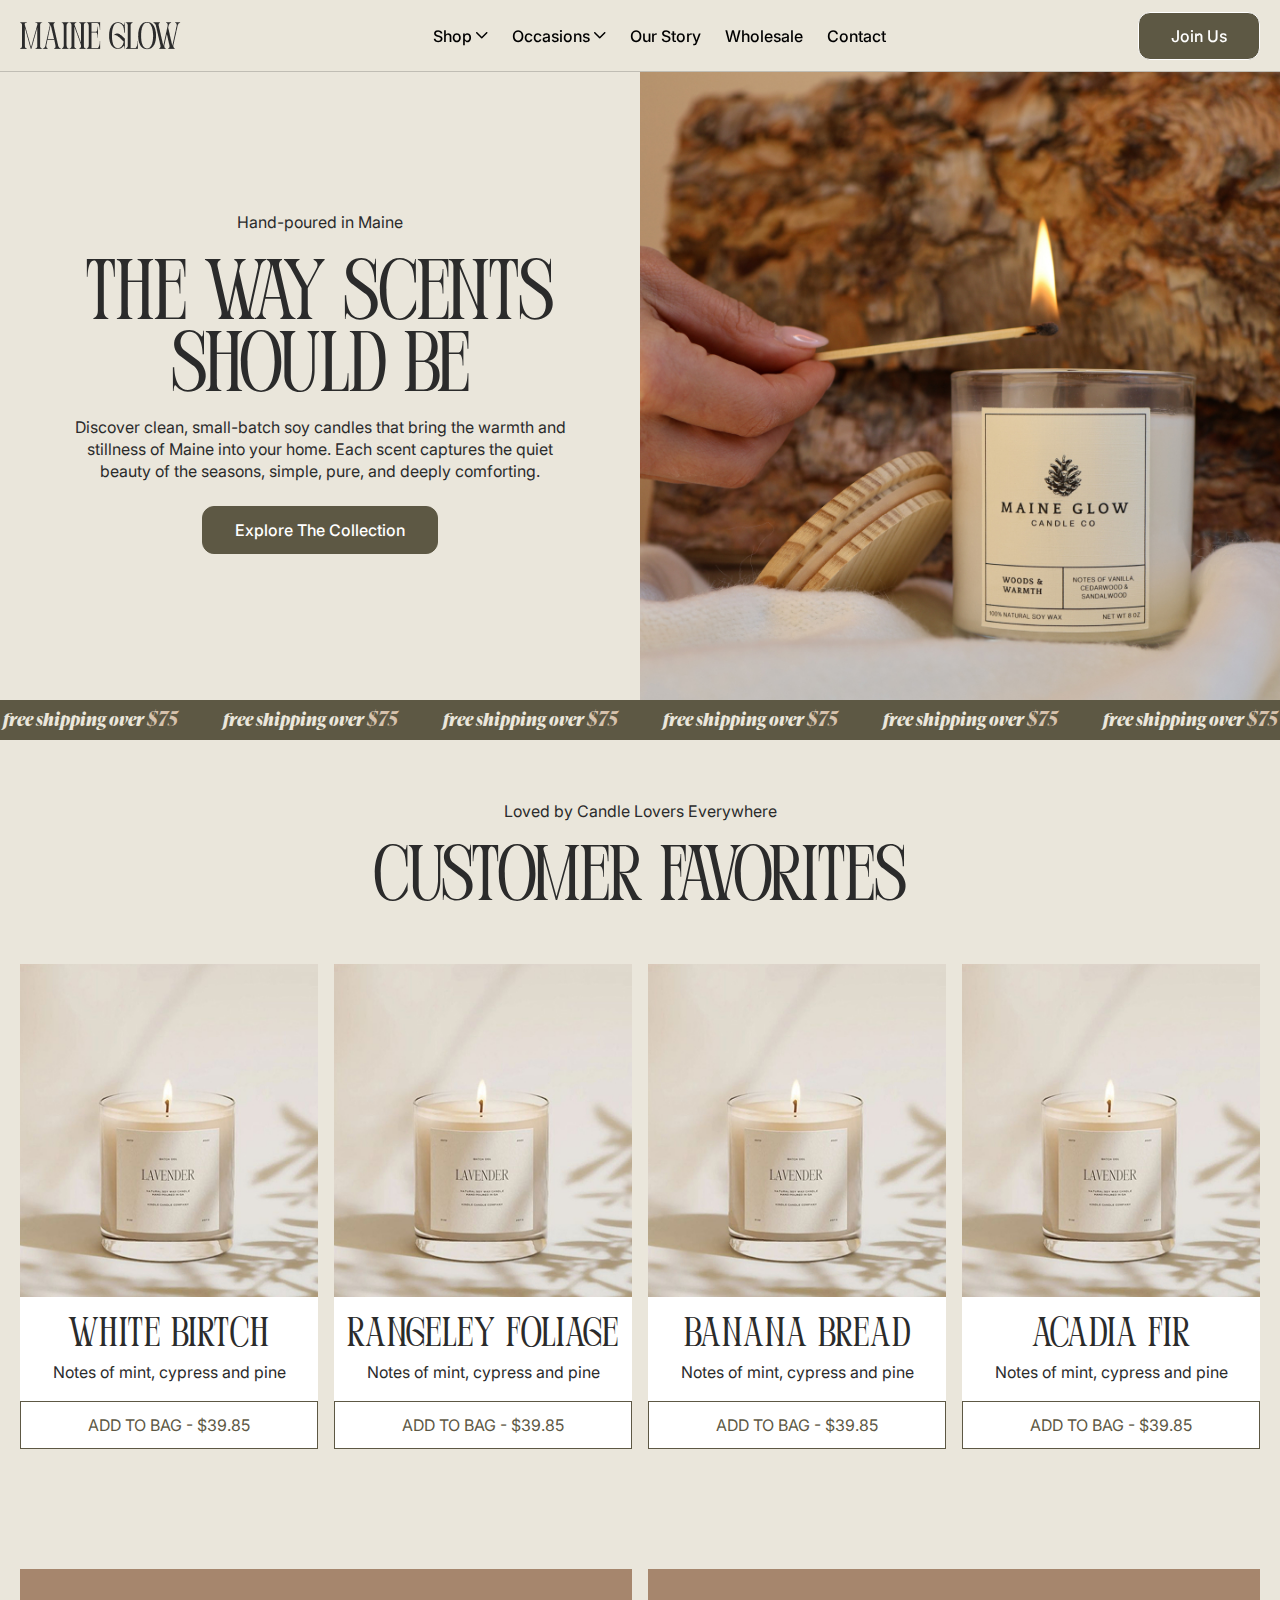
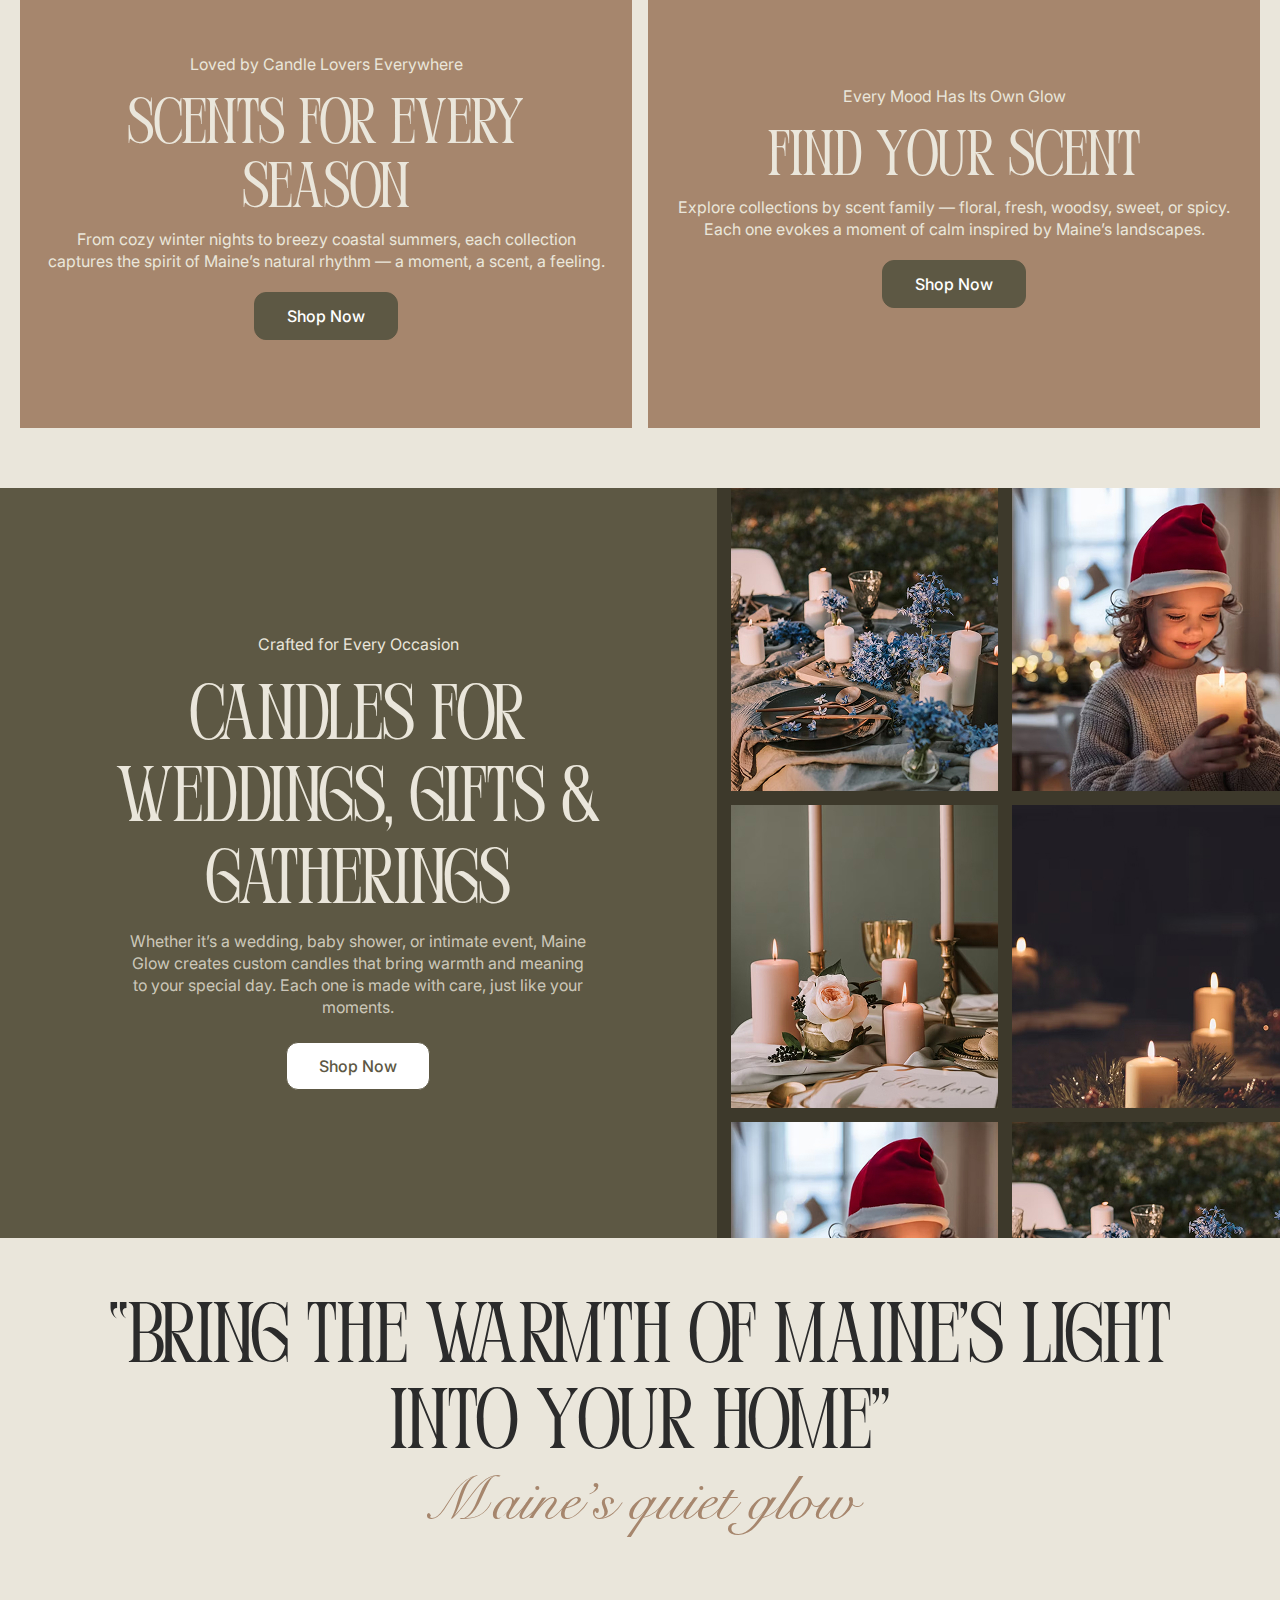
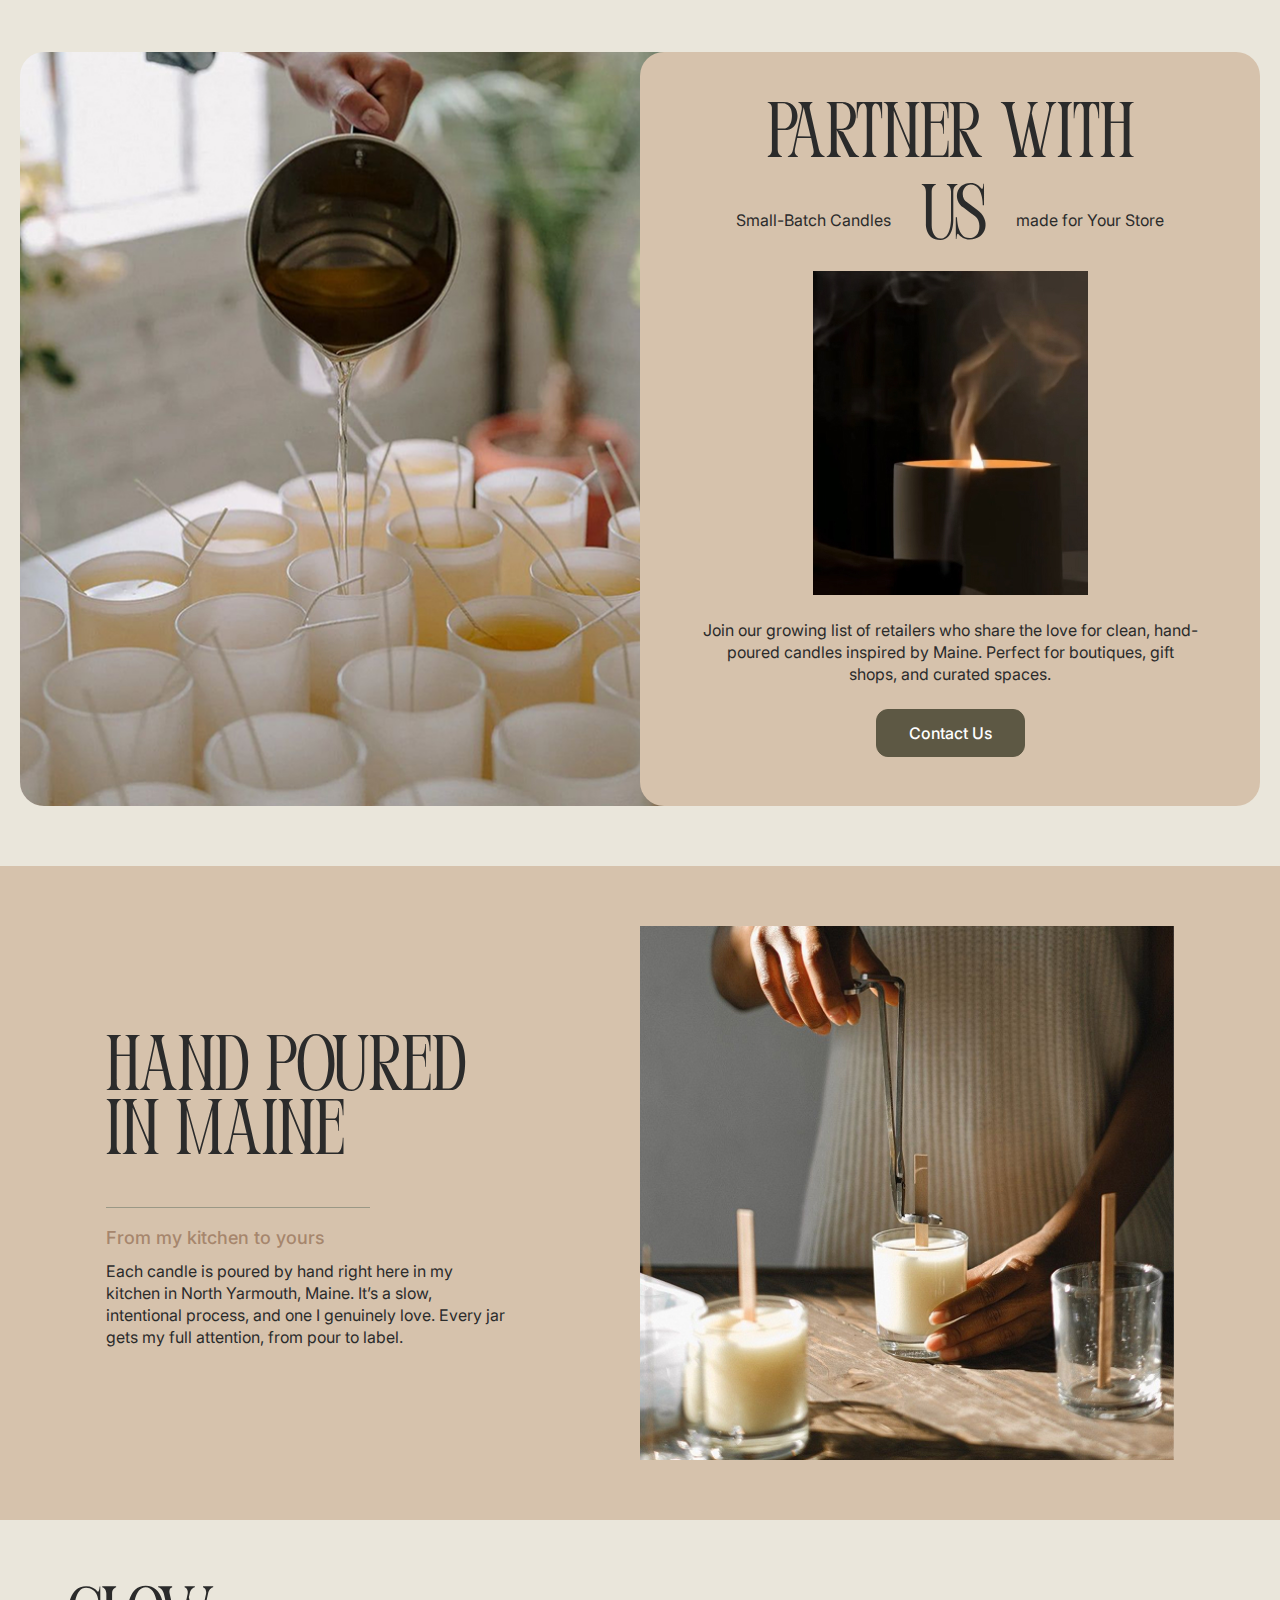
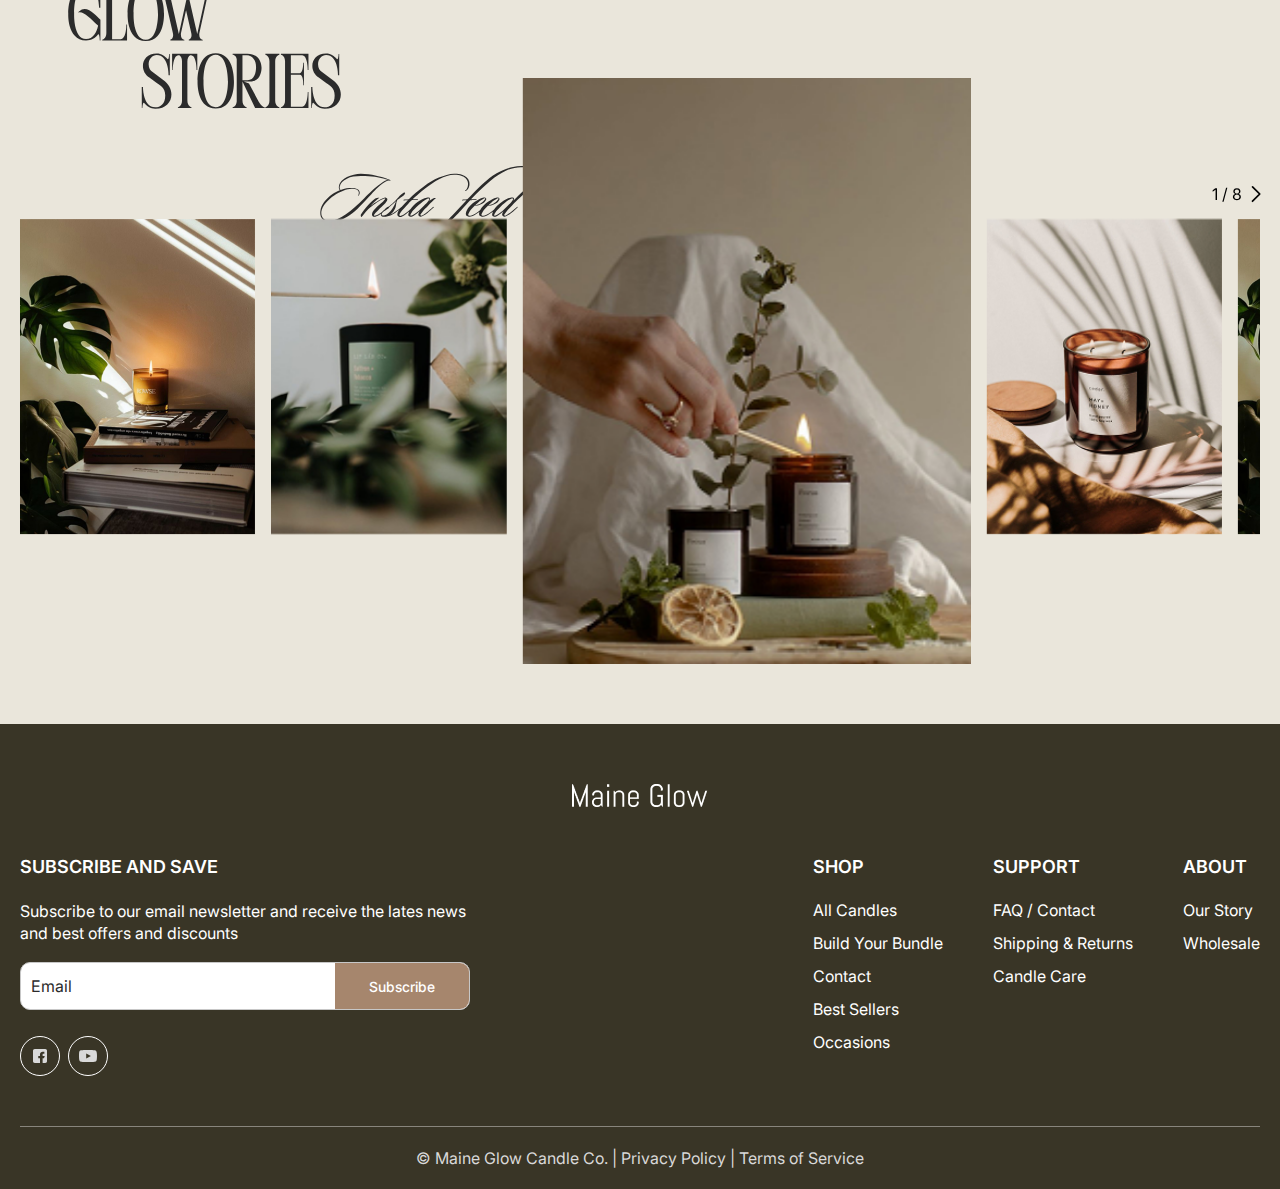
<file: index.html>
<!DOCTYPE html>
<html lang="en">

<head>
	<meta charset="UTF-8">
	<meta name="viewport" content="width=device-width, initial-scale=1.0">
	<title>Home</title>
	<!-- link css start -->
	<link rel="stylesheet" href="./assets/css/swiper-bundle.min.css">
	<link rel="stylesheet" href="./assets/css/instagram-section.css">
	<link rel="stylesheet" href="./assets/css/text-with-img-slider-section.css">
	<link rel="stylesheet" href="./assets/css/img-text-card-section.css">
	<link rel="stylesheet" href="./assets/css/heading-section.css">
	<link rel="stylesheet" href="./assets/css/img-slider-section.css">
	<link rel="stylesheet" href="./assets/css/text-card-section.css">
	<link rel="stylesheet" href="./assets/css/card.css">
	<link rel="stylesheet" href="./assets/css/product-listing-section.css">
	<link rel="stylesheet" href="./assets/css/marque-slider.css">
	<link rel="stylesheet" href="./assets/css/text-slider-section.css">
	<link rel="stylesheet" href="./assets/css/hero-section.css">
	<link rel="stylesheet" href="./assets/css/main.css">
	<!-- link css end -->
</head>

<body>
	<header>
		<!-- navbar section start -->
		<nav class="navbar">
			<div class="navbar-wrapper">
				<div class="navbar-brand-with-menu-btn">
					<div class="mobile-menu-btn">
						<div class="ham-menu">
							<span></span>
							<span></span>
							<span></span>
						</div>
					</div>
					<div class="navbar-brand">
						<a href="index.html" class="navbar-logo">
							<img src="./assets/images/logo.png" alt="logo.png">
						</a>
					</div>
				</div>
				<div class="nav-link-wrapper">
					<span class="mobile-menu-close-window-btn"></span>
					<div class="nav-link-wrapper-inner">
						<div class="mobile-side-bar-top">
							<div class="mobile-menu-btn">
								<div class="ham-menu">
									<span></span>
									<span></span>
									<span></span>
								</div>
							</div>
							<a href="index.html" class="navbar-logo">
								<img src="./assets/images/logo.png" alt="logo.png">
							</a>
						</div>
						<div class="mobile-sidebar-content-wrap">
							<ul class="nav-links">
								<li class="nav-link">
									<div class="dropdown-wrapper">
										<span class="nav-link-text dropdown-btn1">Shop
											<span class="icon">
												<svg width="12" height="7" viewBox="0 0 12 7" fill="none" xmlns="http://www.w3.org/2000/svg">
													<path
														d="M11.2826 1.28318L6.28255 6.28318C6.21287 6.3531 6.13008 6.40857 6.03892 6.44643C5.94775 6.48428 5.85001 6.50377 5.7513 6.50377C5.65259 6.50377 5.55485 6.48428 5.46369 6.44643C5.37252 6.40857 5.28973 6.3531 5.22005 6.28318L0.220051 1.28318C0.0791548 1.14228 -2.09952e-09 0.951183 0 0.751926C2.09952e-09 0.552669 0.0791548 0.361572 0.220051 0.220676C0.360947 0.0797797 0.552044 0.000625136 0.751301 0.000625133C0.950558 0.000625131 1.14165 0.0797797 1.28255 0.220676L5.75193 4.69005L10.2213 0.220051C10.3622 0.079155 10.5533 0 10.7526 0C10.9518 0 11.1429 0.079155 11.2838 0.220051C11.4247 0.360948 11.5039 0.552044 11.5039 0.751301C11.5039 0.950559 11.4247 1.14165 11.2838 1.28255L11.2826 1.28318Z"
														fill="black" />
												</svg>
											</span>
										</span>
										<div class="sub-menu dropdown-sub-menu dropdown-sub-menu1">
											<ul>
												<li>
													<a href="collections.html">collection</a>
												</li>
												<li>
													<a href="product-details.html">product</a>
												</li>
											</ul>
										</div>
									</div>
								</li>
								<li class="nav-link">
									<div class="dropdown-wrapper">
										<span class="nav-link-text dropdown-btn1">Occasions
											<span class="icon">
												<svg width="12" height="7" viewBox="0 0 12 7" fill="none" xmlns="http://www.w3.org/2000/svg">
													<path
														d="M11.2826 1.28318L6.28255 6.28318C6.21287 6.3531 6.13008 6.40857 6.03892 6.44643C5.94775 6.48428 5.85001 6.50377 5.7513 6.50377C5.65259 6.50377 5.55485 6.48428 5.46369 6.44643C5.37252 6.40857 5.28973 6.3531 5.22005 6.28318L0.220051 1.28318C0.0791548 1.14228 -2.09952e-09 0.951183 0 0.751926C2.09952e-09 0.552669 0.0791548 0.361572 0.220051 0.220676C0.360947 0.0797797 0.552044 0.000625136 0.751301 0.000625133C0.950558 0.000625131 1.14165 0.0797797 1.28255 0.220676L5.75193 4.69005L10.2213 0.220051C10.3622 0.079155 10.5533 0 10.7526 0C10.9518 0 11.1429 0.079155 11.2838 0.220051C11.4247 0.360948 11.5039 0.552044 11.5039 0.751301C11.5039 0.950559 11.4247 1.14165 11.2838 1.28255L11.2826 1.28318Z"
														fill="black" />
												</svg>
											</span>
										</span>
										<div class="sub-menu dropdown-sub-menu dropdown-sub-menu1">
											<ul>
												<li>
													<a href="collections.html">Occasions 1</a>
												</li>
												<li>
													<a href="product-details.html">Occasions 2</a>
												</li>
											</ul>
										</div>
									</div>
								</li>
								<li class="nav-link">
									<a class="nav-link-text" href="about.html">Our Story</a>
								</li>
								<li class="nav-link">
									<a class="nav-link-text" href="#">Wholesale</a>
								</li>
								<li class="nav-link">
									<a class="nav-link-text" href="contact.html">Contact</a>
								</li>
							</ul>
						</div>
						<ul class="nav-icons mabile-nav-icons">
							<li>
								<a href="#"><svg width="14" height="14" viewBox="0 0 14 14" fill="none"
										xmlns="http://www.w3.org/2000/svg">
										<path fill-rule="evenodd" clip-rule="evenodd"
											d="M12.25 0H1.75C0.784875 0 0 0.784875 0 1.75V12.25C0 13.2151 0.784875 14 1.75 14H7V9.1875H5.25V7H7V5.25C7 4.55381 7.27656 3.88613 7.76884 3.39384C8.26113 2.90156 8.92881 2.625 9.625 2.625H11.375V4.8125H10.5C10.017 4.8125 9.625 4.767 9.625 5.25V7H11.8125L10.9375 9.1875H9.625V14H12.25C13.2151 14 14 13.2151 14 12.25V1.75C14 0.784875 13.2151 0 12.25 0Z"
											fill="#D9D9D9" />
									</svg>
								</a>
							</li>
							<li>
								<a href="#">
									<svg width="18" height="12" viewBox="0 0 18 12" fill="none" xmlns="http://www.w3.org/2000/svg">
										<path
											d="M17.55 1.82143C17.325 1.07143 16.7625 0.535714 15.975 0.321429C14.625 1.91586e-07 8.88749 0 8.88749 0C8.88749 0 3.26251 1.91586e-07 1.80001 0.321429C1.01251 0.535714 0.449997 1.07143 0.224997 1.82143C-3.43658e-06 3.21429 0 6 0 6C0 6 3.41982e-06 8.78571 0.337503 10.1786C0.562503 10.9286 1.125 11.4643 1.9125 11.6786C3.2625 12 9 12 9 12C9 12 14.625 12 16.0875 11.6786C16.875 11.4643 17.4375 10.9286 17.6625 10.1786C18 8.78571 18 6 18 6C18 6 18 3.21429 17.55 1.82143ZM7.19999 8.57143V3.42857L11.925 6L7.19999 8.57143Z"
											fill="#D9D9D9" />
									</svg>
								</a>
							</li>
						</ul>
					</div>
				</div>
				<ul class="nav-icons">
					<li><a href="#" class="nav-shop-btn btn primary-btn">Join Us <span></span></a></li>
				</ul>
			</div>
		</nav>
		<!-- navbar section end -->
	</header>

	<main>
		<!-- hero-section start -->
		<section class="hero-section">
			<div class="hero-wrapper">
				<div class="hero-content">
					<div class="hero-content-inner">
						<p class="hero-sub-heading">Hand-poured in Maine</p>
						<h1 class="hero-heading">The way scents should be</h1>
						<p class="hero-text">Discover clean, small-batch soy candles that bring the warmth and stillness
							of Maine
							into your home. Each scent captures the quiet beauty of the seasons, simple, pure, and
							deeply
							comforting.
						</p>
						<a class="btn primary-btn" href="#">Explore the collection <span></span></a>
					</div>
				</div>
				<div class="hero-img">
					<img src="./assets/images/hero-img.jpg" alt="hero-img.jpg">
				</div>
			</div>
		</section>
		<!-- hero-section end -->

		<!-- text-slider section start -->
		<section class="text-slider-section">
			<!-- marque slider start -->
			<div class="marquee-slider marquee--hover-pause">
				<ul class="marquee__content">
					<li class="marquee-content-item">
						<div class="marquee-content-item-text">
							<p>Free Shipping over <strong>$75</strong></p>
						</div>
					</li>
					<li class="marquee-content-item">
						<div class="marquee-content-item-text">
							<p>Free Shipping over <strong>$75</strong></p>
						</div>
					</li>
					<li class="marquee-content-item">
						<div class="marquee-content-item-text">
							<p>Free Shipping over <strong>$75</strong></p>
						</div>
					</li>
					<li class="marquee-content-item">
						<div class="marquee-content-item-text">
							<p>Free Shipping over <strong>$75</strong></p>
						</div>
					</li>
					<li class="marquee-content-item">
						<div class="marquee-content-item-text">
							<p>Free Shipping over <strong>$75</strong></p>
						</div>
					</li>
					<li class="marquee-content-item">
						<div class="marquee-content-item-text">
							<p>Free Shipping over <strong>$75</strong></p>
						</div>
					</li>
				</ul>
				<ul class="marquee__content">
					<li class="marquee-content-item">
						<div class="marquee-content-item-text">
							<p>Free Shipping over <strong>$75</strong></p>
						</div>
					</li>
					<li class="marquee-content-item">
						<div class="marquee-content-item-text">
							<p>Free Shipping over <strong>$75</strong></p>
						</div>
					</li>
					<li class="marquee-content-item">
						<div class="marquee-content-item-text">
							<p>Free Shipping over <strong>$75</strong></p>
						</div>
					</li>
					<li class="marquee-content-item">
						<div class="marquee-content-item-text">
							<p>Free Shipping over <strong>$75</strong></p>
						</div>
					</li>
					<li class="marquee-content-item">
						<div class="marquee-content-item-text">
							<p>Free Shipping over <strong>$75</strong></p>
						</div>
					</li>
					<li class="marquee-content-item">
						<div class="marquee-content-item-text">
							<p>Free Shipping over <strong>$75</strong></p>
						</div>
					</li>
				</ul>
			</div>
			<!-- marque slider end -->
		</section>
		<!-- text-slider section end -->

		<!-- product-listing-section start -->
		<section class="section product-listing-section">
			<div class="container">
				<div class="section-heading-wrapper">
					<p class="section-sub-heading">Loved by Candle Lovers Everywhere</p>
					<h2 class="section-heading">Customer Favorites</h2>
				</div>
				<div class="product-listing-items">
					<div class="product-listing-item">
						<div class="product-card card_hover">
							<div class="card-image-wrap">
								<div class="card-img">
									<a class="main-img" href="#">
										<img class="card_img" src="./assets/images/product-img1.jpg" alt="product-img1.jpg">
									</a>
									<a class="hover-img" href="#">
										<img class="card_hover_img" src="./assets/images/product-img1.jpg" alt="product-img1.jpg">
									</a>
								</div>
							</div>
							<div class="card-content">
								<a href="#" class="card-title">White birtch</a>
								<p class="card-text">Notes of mint, cypress and pine</p>
								<div class="card-btn">
									<a href="#" class="btn secondary-btn">ADD TO BAG - $39.85<span></span></a>
								</div>
							</div>
						</div>
					</div>
					<div class="product-listing-item">
						<div class="product-card card_hover">
							<div class="card-image-wrap">
								<div class="card-img">
									<a class="main-img" href="#">
										<img class="card_img" src="./assets/images/product-img1.jpg" alt="product-img1.jpg">
									</a>
									<a class="hover-img" href="#">
										<img class="card_hover_img" src="./assets/images/product-img1.jpg" alt="product-img1.jpg">
									</a>
								</div>
							</div>
							<div class="card-content">
								<a href="#" class="card-title">Rangeley Foliage</a>
								<p class="card-text">Notes of mint, cypress and pine</p>
								<div class="card-btn">
									<a href="#" class="btn secondary-btn">ADD TO BAG - $39.85<span></span></a>
								</div>
							</div>
						</div>
					</div>
					<div class="product-listing-item">
						<div class="product-card card_hover">
							<div class="card-image-wrap">
								<div class="card-img">
									<a class="main-img" href="#">
										<img class="card_img" src="./assets/images/product-img1.jpg" alt="product-img1.jpg">
									</a>
									<a class="hover-img" href="#">
										<img class="card_hover_img" src="./assets/images/product-img1.jpg" alt="product-img1.jpg">
									</a>
								</div>
							</div>
							<div class="card-content">
								<a href="#" class="card-title">Banana bread</a>
								<p class="card-text">Notes of mint, cypress and pine</p>
								<div class="card-btn">
									<a href="#" class="btn secondary-btn">ADD TO BAG - $39.85<span></span></a>
								</div>
							</div>
						</div>
					</div>
					<div class="product-listing-item">
						<div class="product-card card_hover">
							<div class="card-image-wrap">
								<div class="card-img">
									<a class="main-img" href="#">
										<img class="card_img" src="./assets/images/product-img1.jpg" alt="product-img1.jpg">
									</a>
									<a class="hover-img" href="#">
										<img class="card_hover_img" src="./assets/images/product-img1.jpg" alt="product-img1.jpg">
									</a>
								</div>
							</div>
							<div class="card-content">
								<a href="#" class="card-title">acadia fir</a>
								<p class="card-text">Notes of mint, cypress and pine</p>
								<div class="card-btn">
									<a href="#" class="btn secondary-btn">ADD TO BAG - $39.85<span></span></a>
								</div>
							</div>
						</div>
					</div>
				</div>
			</div>
		</section>
		<!-- product-slider-section end -->

		<!-- text-card-section start -->
		<section class="section text-card-section">
			<div class="container">
				<div class="text-card-items">
					<div class="text-card-item">
						<div class="text-card-item-content">
							<p class="text-card-item-subtitle">Loved by Candle Lovers Everywhere</p>
							<h3 class="text-card-item-title">Scents for Every Season</h3>
							<p class="text-card-item-text">From cozy winter nights to breezy coastal summers, each collection
								captures the spirit of Maine’s natural rhythm — a moment, a scent, a feeling.</p>
							<a href="#" class="btn primary-btn">Shop Now <span></span></a>
						</div>
					</div>
					<div class="text-card-item">
						<div class="text-card-item-content">
							<p class="text-card-item-subtitle">Every Mood Has Its Own Glow</p>
							<h3 class="text-card-item-title">Find Your Scent</h3>
							<p class="text-card-item-text">Explore collections by scent family — floral, fresh, woodsy, sweet, or
								spicy. Each one evokes a moment of calm inspired by Maine’s landscapes.</p>
							<a href="#" class="btn primary-btn">Shop Now <span></span></a>
						</div>
					</div>
				</div>
			</div>
		</section>
		<!-- text-card-section end -->

		<!-- img-slider-section start -->
		<section class="img-slider-section">
			<div class="img-slider-wrapper">
				<div class="img-slider-content-area">
					<div class="img-slider-content">
						<p class="img-slider-content-sub-title">Crafted for Every Occasion</p>
						<h2 class="img-slider-content-title">Candles for Weddings, Gifts & Gatherings</h2>
						<p class="img-slider-content-text">Whether it’s a wedding, baby shower, or intimate event, Maine Glow
							creates custom candles that bring warmth and meaning to your special day. Each one is made with care, just
							like your moments.</p>
						<a href="#" class="btn secondary-btn">shop now <span></span></a>
					</div>
				</div>
				<div class="img-slider-area">
					<div class="swiper img-slider img-slider1">
						<div class="swiper-wrapper">
							<div class="swiper-slide">
								<div class="img-slider-item">
									<img src="./assets/images/img-slider-item (1).jpg" alt="img-slider-item (1).jpg">
								</div>
							</div>
							<div class="swiper-slide">
								<div class="img-slider-item">
									<img src="./assets/images/img-slider-item (2).jpg" alt="img-slider-item (2).jpg">
								</div>
							</div>
							<div class="swiper-slide">
								<div class="img-slider-item">
									<img src="./assets/images/img-slider-item (3).jpg" alt="img-slider-item (3).jpg">
								</div>
							</div>
							<div class="swiper-slide">
								<div class="img-slider-item">
									<img src="./assets/images/img-slider-item (4).jpg" alt="img-slider-item (4).jpg">
								</div>
							</div>
						</div>
					</div>
					<div class="swiper img-slider img-slider2">
						<div class="swiper-wrapper">
							<div class="swiper-slide">
								<div class="img-slider-item">
									<img src="./assets/images/img-slider-item (1).jpg" alt="img-slider-item (1).jpg">
								</div>
							</div>
							<div class="swiper-slide">
								<div class="img-slider-item">
									<img src="./assets/images/img-slider-item (2).jpg" alt="img-slider-item (2).jpg">
								</div>
							</div>
							<div class="swiper-slide">
								<div class="img-slider-item">
									<img src="./assets/images/img-slider-item (3).jpg" alt="img-slider-item (3).jpg">
								</div>
							</div>
							<div class="swiper-slide">
								<div class="img-slider-item">
									<img src="./assets/images/img-slider-item (4).jpg" alt="img-slider-item (4).jpg">
								</div>
							</div>
						</div>
					</div>
				</div>
			</div>
		</section>
		<!-- img-slider-section end -->

		<!-- heading-section start -->
		<section class="section heading-section">
			<div class="container">
				<div class="heading-content">
					<h2 class="heading-content-title">“Bring the warmth of Maine’s light into your home”</h2>
					<h3 class="heading-content-subtitle">Maine’s quiet glow</h3>
				</div>
			</div>
		</section>
		<!-- heading-section end -->

		<!-- img-text-card-section start -->
		<section class="section img-text-card-section">
			<div class="container">
				<div class="img-text-card-wrapper">
					<div class="img-text-card-img">
						<img src="./assets/images/img-text-card-img.jpg" alt="img-text-card-img.jpg">
					</div>
					<div class="img-text-card">
						<div class="img-text-card-top-content">
							<h2 class="img-text-card-title">Partner With</h2>
							<p class="img-text-card-subtitle"><span>Small-Batch Candles</span> <em>Us</em> <span>made for Your
									Store</span></p>
						</div>
						<div class="img-text-card-inner-img">
							<img src="./assets/images/img-text-card-img2.jpg" alt="img-text-card-img2.jpg">
						</div>
						<div class="img-text-card-bottom-content">
							<P class="img-text-card-text">Join our growing list of retailers who share the love for clean, hand-poured
								candles inspired by Maine. Perfect for boutiques, gift shops, and curated spaces.</P>
							<a href="#" class="btn primary-btn">Contact Us <span></span></a>
						</div>
					</div>
				</div>
			</div>
		</section>
		<!-- img-text-card-section end -->

		<!-- text-with-img-slider-section start -->
		<section class="section text-with-img-slider-section">
			<div class="container">
				<div class="text-with-img-slider-wrapper">
					<div class="text-with-img-slider-content-area">
						<div class="text-with-img-slider-content">
							<h2 class="text-with-img-slider-content-title">Hand Poured in Maine</h2>
							<div class="text-with-img-slider-content-btm">
								<p class="text-with-img-slider-content-subtitle">From my kitchen to yours</p>
								<p class="text-with-img-slider-content-text">Each candle is poured by hand right here in my kitchen in
									North Yarmouth, Maine. It’s a slow, intentional process, and one I genuinely love. Every jar gets my
									full attention, from pour to label.</p>

							</div>
						</div>
					</div>
					<div class="text-with-img-slider-area">
						<div class="swiper text-with-img-slider">
							<div class="swiper-wrapper">
								<div class="swiper-slide">
									<div class="text-with-img-slider-item">
										<img src="./assets/images/text-with-img-slider-img.jpg" alt="text-with-img-slider-img.jpg">
									</div>
								</div>
								<div class="swiper-slide">
									<div class="text-with-img-slider-item">
										<img src="./assets/images/text-with-img-slider-img.jpg" alt="text-with-img-slider-img.jpg">
									</div>
								</div>
								<div class="swiper-slide">
									<div class="text-with-img-slider-item">
										<img src="./assets/images/text-with-img-slider-img.jpg" alt="text-with-img-slider-img.jpg">
									</div>
								</div>
							</div>
						</div>
						<div class="swiper-pagination"></div>
					</div>
				</div>
			</div>
		</section>
		<!-- text-with-img-slider-section end -->

		<!-- instagram-section start -->
		<section class="section instagram-section">
			<div class="container">
				<div class="instagram-wrapper">
					<div class="instagram-heading">
						<img src="./assets/images/instagram-section-title.svg" alt="instagram-section-title.svg">
					</div>
					<div class="instagram-slider-area">
						<div class="swiper instagram-slider">
							<div class="swiper-wrapper">
								<div class="swiper-slide">
									<a href="#" class="instagram-item">
										<img src="./assets/images/instagram-img (1).jpg" alt="instagram-img (1).jpg">
										<div class="overlay">
											<span class="icon">
												<svg width="24" height="24" viewBox="0 0 14 14" fill="none" xmlns="http://www.w3.org/2000/svg">
													<path
														d="M7.00303 3.40635C5.01553 3.40635 3.4124 5.00947 3.4124 6.99697C3.4124 8.98447 5.01553 10.5876 7.00303 10.5876C8.99053 10.5876 10.5937 8.98447 10.5937 6.99697C10.5937 5.00947 8.99053 3.40635 7.00303 3.40635ZM7.00303 9.33135C5.71865 9.33135 4.66865 8.28447 4.66865 6.99697C4.66865 5.70947 5.71553 4.6626 7.00303 4.6626C8.29053 4.6626 9.3374 5.70947 9.3374 6.99697C9.3374 8.28447 8.2874 9.33135 7.00303 9.33135ZM11.578 3.25947C11.578 3.7251 11.203 4.09697 10.7405 4.09697C10.2749 4.09697 9.90303 3.72197 9.90303 3.25947C9.90303 2.79697 10.278 2.42197 10.7405 2.42197C11.203 2.42197 11.578 2.79697 11.578 3.25947ZM13.9562 4.10947C13.903 2.9876 13.6468 1.99385 12.8249 1.1751C12.0062 0.356348 11.0124 0.100098 9.89053 0.0438477C8.73428 -0.0217773 5.26865 -0.0217773 4.1124 0.0438477C2.99365 0.0969727 1.9999 0.353223 1.17803 1.17197C0.356152 1.99072 0.103027 2.98447 0.0467773 4.10635C-0.0188477 5.2626 -0.0188477 8.72822 0.0467773 9.88447C0.0999023 11.0063 0.356152 12.0001 1.17803 12.8188C1.9999 13.6376 2.99053 13.8938 4.1124 13.9501C5.26865 14.0157 8.73428 14.0157 9.89053 13.9501C11.0124 13.897 12.0062 13.6407 12.8249 12.8188C13.6437 12.0001 13.8999 11.0063 13.9562 9.88447C14.0218 8.72822 14.0218 5.26572 13.9562 4.10947ZM12.4624 11.1251C12.2187 11.7376 11.7468 12.2095 11.1312 12.4563C10.2093 12.822 8.02178 12.7376 7.00303 12.7376C5.98428 12.7376 3.79365 12.8188 2.8749 12.4563C2.2624 12.2126 1.79053 11.7407 1.54365 11.1251C1.17803 10.2032 1.2624 8.01572 1.2624 6.99697C1.2624 5.97822 1.18115 3.7876 1.54365 2.86885C1.7874 2.25635 2.25928 1.78447 2.8749 1.5376C3.79678 1.17197 5.98428 1.25635 7.00303 1.25635C8.02178 1.25635 10.2124 1.1751 11.1312 1.5376C11.7437 1.78135 12.2155 2.25322 12.4624 2.86885C12.828 3.79072 12.7437 5.97822 12.7437 6.99697C12.7437 8.01572 12.828 10.2063 12.4624 11.1251Z"
														fill="white"></path>
												</svg>
											</span>
										</div>
									</a>
								</div>
								<div class="swiper-slide">
									<a href="#" class="instagram-item">
										<img src="./assets/images/instagram-img (2).jpg" alt="instagram-img (2).jpg">
										<div class="overlay">
											<span class="icon">
												<svg width="24" height="24" viewBox="0 0 14 14" fill="none" xmlns="http://www.w3.org/2000/svg">
													<path
														d="M7.00303 3.40635C5.01553 3.40635 3.4124 5.00947 3.4124 6.99697C3.4124 8.98447 5.01553 10.5876 7.00303 10.5876C8.99053 10.5876 10.5937 8.98447 10.5937 6.99697C10.5937 5.00947 8.99053 3.40635 7.00303 3.40635ZM7.00303 9.33135C5.71865 9.33135 4.66865 8.28447 4.66865 6.99697C4.66865 5.70947 5.71553 4.6626 7.00303 4.6626C8.29053 4.6626 9.3374 5.70947 9.3374 6.99697C9.3374 8.28447 8.2874 9.33135 7.00303 9.33135ZM11.578 3.25947C11.578 3.7251 11.203 4.09697 10.7405 4.09697C10.2749 4.09697 9.90303 3.72197 9.90303 3.25947C9.90303 2.79697 10.278 2.42197 10.7405 2.42197C11.203 2.42197 11.578 2.79697 11.578 3.25947ZM13.9562 4.10947C13.903 2.9876 13.6468 1.99385 12.8249 1.1751C12.0062 0.356348 11.0124 0.100098 9.89053 0.0438477C8.73428 -0.0217773 5.26865 -0.0217773 4.1124 0.0438477C2.99365 0.0969727 1.9999 0.353223 1.17803 1.17197C0.356152 1.99072 0.103027 2.98447 0.0467773 4.10635C-0.0188477 5.2626 -0.0188477 8.72822 0.0467773 9.88447C0.0999023 11.0063 0.356152 12.0001 1.17803 12.8188C1.9999 13.6376 2.99053 13.8938 4.1124 13.9501C5.26865 14.0157 8.73428 14.0157 9.89053 13.9501C11.0124 13.897 12.0062 13.6407 12.8249 12.8188C13.6437 12.0001 13.8999 11.0063 13.9562 9.88447C14.0218 8.72822 14.0218 5.26572 13.9562 4.10947ZM12.4624 11.1251C12.2187 11.7376 11.7468 12.2095 11.1312 12.4563C10.2093 12.822 8.02178 12.7376 7.00303 12.7376C5.98428 12.7376 3.79365 12.8188 2.8749 12.4563C2.2624 12.2126 1.79053 11.7407 1.54365 11.1251C1.17803 10.2032 1.2624 8.01572 1.2624 6.99697C1.2624 5.97822 1.18115 3.7876 1.54365 2.86885C1.7874 2.25635 2.25928 1.78447 2.8749 1.5376C3.79678 1.17197 5.98428 1.25635 7.00303 1.25635C8.02178 1.25635 10.2124 1.1751 11.1312 1.5376C11.7437 1.78135 12.2155 2.25322 12.4624 2.86885C12.828 3.79072 12.7437 5.97822 12.7437 6.99697C12.7437 8.01572 12.828 10.2063 12.4624 11.1251Z"
														fill="white"></path>
												</svg>
											</span>
										</div>
									</a>
								</div>
								<div class="swiper-slide">
									<a href="#" class="instagram-item">
										<img src="./assets/images/instagram-img (3).jpg" alt="instagram-img (3).jpg">
										<div class="overlay">
											<span class="icon">
												<svg width="24" height="24" viewBox="0 0 14 14" fill="none" xmlns="http://www.w3.org/2000/svg">
													<path
														d="M7.00303 3.40635C5.01553 3.40635 3.4124 5.00947 3.4124 6.99697C3.4124 8.98447 5.01553 10.5876 7.00303 10.5876C8.99053 10.5876 10.5937 8.98447 10.5937 6.99697C10.5937 5.00947 8.99053 3.40635 7.00303 3.40635ZM7.00303 9.33135C5.71865 9.33135 4.66865 8.28447 4.66865 6.99697C4.66865 5.70947 5.71553 4.6626 7.00303 4.6626C8.29053 4.6626 9.3374 5.70947 9.3374 6.99697C9.3374 8.28447 8.2874 9.33135 7.00303 9.33135ZM11.578 3.25947C11.578 3.7251 11.203 4.09697 10.7405 4.09697C10.2749 4.09697 9.90303 3.72197 9.90303 3.25947C9.90303 2.79697 10.278 2.42197 10.7405 2.42197C11.203 2.42197 11.578 2.79697 11.578 3.25947ZM13.9562 4.10947C13.903 2.9876 13.6468 1.99385 12.8249 1.1751C12.0062 0.356348 11.0124 0.100098 9.89053 0.0438477C8.73428 -0.0217773 5.26865 -0.0217773 4.1124 0.0438477C2.99365 0.0969727 1.9999 0.353223 1.17803 1.17197C0.356152 1.99072 0.103027 2.98447 0.0467773 4.10635C-0.0188477 5.2626 -0.0188477 8.72822 0.0467773 9.88447C0.0999023 11.0063 0.356152 12.0001 1.17803 12.8188C1.9999 13.6376 2.99053 13.8938 4.1124 13.9501C5.26865 14.0157 8.73428 14.0157 9.89053 13.9501C11.0124 13.897 12.0062 13.6407 12.8249 12.8188C13.6437 12.0001 13.8999 11.0063 13.9562 9.88447C14.0218 8.72822 14.0218 5.26572 13.9562 4.10947ZM12.4624 11.1251C12.2187 11.7376 11.7468 12.2095 11.1312 12.4563C10.2093 12.822 8.02178 12.7376 7.00303 12.7376C5.98428 12.7376 3.79365 12.8188 2.8749 12.4563C2.2624 12.2126 1.79053 11.7407 1.54365 11.1251C1.17803 10.2032 1.2624 8.01572 1.2624 6.99697C1.2624 5.97822 1.18115 3.7876 1.54365 2.86885C1.7874 2.25635 2.25928 1.78447 2.8749 1.5376C3.79678 1.17197 5.98428 1.25635 7.00303 1.25635C8.02178 1.25635 10.2124 1.1751 11.1312 1.5376C11.7437 1.78135 12.2155 2.25322 12.4624 2.86885C12.828 3.79072 12.7437 5.97822 12.7437 6.99697C12.7437 8.01572 12.828 10.2063 12.4624 11.1251Z"
														fill="white"></path>
												</svg>
											</span>
										</div>
									</a>
								</div>
								<div class="swiper-slide">
									<a href="#" class="instagram-item">
										<img src="./assets/images/instagram-img (4).jpg" alt="instagram-img (4).jpg">
										<div class="overlay">
											<span class="icon">
												<svg width="24" height="24" viewBox="0 0 14 14" fill="none" xmlns="http://www.w3.org/2000/svg">
													<path
														d="M7.00303 3.40635C5.01553 3.40635 3.4124 5.00947 3.4124 6.99697C3.4124 8.98447 5.01553 10.5876 7.00303 10.5876C8.99053 10.5876 10.5937 8.98447 10.5937 6.99697C10.5937 5.00947 8.99053 3.40635 7.00303 3.40635ZM7.00303 9.33135C5.71865 9.33135 4.66865 8.28447 4.66865 6.99697C4.66865 5.70947 5.71553 4.6626 7.00303 4.6626C8.29053 4.6626 9.3374 5.70947 9.3374 6.99697C9.3374 8.28447 8.2874 9.33135 7.00303 9.33135ZM11.578 3.25947C11.578 3.7251 11.203 4.09697 10.7405 4.09697C10.2749 4.09697 9.90303 3.72197 9.90303 3.25947C9.90303 2.79697 10.278 2.42197 10.7405 2.42197C11.203 2.42197 11.578 2.79697 11.578 3.25947ZM13.9562 4.10947C13.903 2.9876 13.6468 1.99385 12.8249 1.1751C12.0062 0.356348 11.0124 0.100098 9.89053 0.0438477C8.73428 -0.0217773 5.26865 -0.0217773 4.1124 0.0438477C2.99365 0.0969727 1.9999 0.353223 1.17803 1.17197C0.356152 1.99072 0.103027 2.98447 0.0467773 4.10635C-0.0188477 5.2626 -0.0188477 8.72822 0.0467773 9.88447C0.0999023 11.0063 0.356152 12.0001 1.17803 12.8188C1.9999 13.6376 2.99053 13.8938 4.1124 13.9501C5.26865 14.0157 8.73428 14.0157 9.89053 13.9501C11.0124 13.897 12.0062 13.6407 12.8249 12.8188C13.6437 12.0001 13.8999 11.0063 13.9562 9.88447C14.0218 8.72822 14.0218 5.26572 13.9562 4.10947ZM12.4624 11.1251C12.2187 11.7376 11.7468 12.2095 11.1312 12.4563C10.2093 12.822 8.02178 12.7376 7.00303 12.7376C5.98428 12.7376 3.79365 12.8188 2.8749 12.4563C2.2624 12.2126 1.79053 11.7407 1.54365 11.1251C1.17803 10.2032 1.2624 8.01572 1.2624 6.99697C1.2624 5.97822 1.18115 3.7876 1.54365 2.86885C1.7874 2.25635 2.25928 1.78447 2.8749 1.5376C3.79678 1.17197 5.98428 1.25635 7.00303 1.25635C8.02178 1.25635 10.2124 1.1751 11.1312 1.5376C11.7437 1.78135 12.2155 2.25322 12.4624 2.86885C12.828 3.79072 12.7437 5.97822 12.7437 6.99697C12.7437 8.01572 12.828 10.2063 12.4624 11.1251Z"
														fill="white"></path>
												</svg>
											</span>
										</div>
									</a>
								</div>
								<div class="swiper-slide">
									<a href="#" class="instagram-item">
										<img src="./assets/images/instagram-img (5).jpg" alt="instagram-img (5).jpg">
										<div class="overlay">
											<span class="icon">
												<svg width="24" height="24" viewBox="0 0 14 14" fill="none" xmlns="http://www.w3.org/2000/svg">
													<path
														d="M7.00303 3.40635C5.01553 3.40635 3.4124 5.00947 3.4124 6.99697C3.4124 8.98447 5.01553 10.5876 7.00303 10.5876C8.99053 10.5876 10.5937 8.98447 10.5937 6.99697C10.5937 5.00947 8.99053 3.40635 7.00303 3.40635ZM7.00303 9.33135C5.71865 9.33135 4.66865 8.28447 4.66865 6.99697C4.66865 5.70947 5.71553 4.6626 7.00303 4.6626C8.29053 4.6626 9.3374 5.70947 9.3374 6.99697C9.3374 8.28447 8.2874 9.33135 7.00303 9.33135ZM11.578 3.25947C11.578 3.7251 11.203 4.09697 10.7405 4.09697C10.2749 4.09697 9.90303 3.72197 9.90303 3.25947C9.90303 2.79697 10.278 2.42197 10.7405 2.42197C11.203 2.42197 11.578 2.79697 11.578 3.25947ZM13.9562 4.10947C13.903 2.9876 13.6468 1.99385 12.8249 1.1751C12.0062 0.356348 11.0124 0.100098 9.89053 0.0438477C8.73428 -0.0217773 5.26865 -0.0217773 4.1124 0.0438477C2.99365 0.0969727 1.9999 0.353223 1.17803 1.17197C0.356152 1.99072 0.103027 2.98447 0.0467773 4.10635C-0.0188477 5.2626 -0.0188477 8.72822 0.0467773 9.88447C0.0999023 11.0063 0.356152 12.0001 1.17803 12.8188C1.9999 13.6376 2.99053 13.8938 4.1124 13.9501C5.26865 14.0157 8.73428 14.0157 9.89053 13.9501C11.0124 13.897 12.0062 13.6407 12.8249 12.8188C13.6437 12.0001 13.8999 11.0063 13.9562 9.88447C14.0218 8.72822 14.0218 5.26572 13.9562 4.10947ZM12.4624 11.1251C12.2187 11.7376 11.7468 12.2095 11.1312 12.4563C10.2093 12.822 8.02178 12.7376 7.00303 12.7376C5.98428 12.7376 3.79365 12.8188 2.8749 12.4563C2.2624 12.2126 1.79053 11.7407 1.54365 11.1251C1.17803 10.2032 1.2624 8.01572 1.2624 6.99697C1.2624 5.97822 1.18115 3.7876 1.54365 2.86885C1.7874 2.25635 2.25928 1.78447 2.8749 1.5376C3.79678 1.17197 5.98428 1.25635 7.00303 1.25635C8.02178 1.25635 10.2124 1.1751 11.1312 1.5376C11.7437 1.78135 12.2155 2.25322 12.4624 2.86885C12.828 3.79072 12.7437 5.97822 12.7437 6.99697C12.7437 8.01572 12.828 10.2063 12.4624 11.1251Z"
														fill="white"></path>
												</svg>
											</span>
										</div>
									</a>
								</div>
								<div class="swiper-slide">
									<a href="#" class="instagram-item">
										<img src="./assets/images/instagram-img (3).jpg" alt="instagram-img (3).jpg">
										<div class="overlay">
											<span class="icon">
												<svg width="24" height="24" viewBox="0 0 14 14" fill="none" xmlns="http://www.w3.org/2000/svg">
													<path
														d="M7.00303 3.40635C5.01553 3.40635 3.4124 5.00947 3.4124 6.99697C3.4124 8.98447 5.01553 10.5876 7.00303 10.5876C8.99053 10.5876 10.5937 8.98447 10.5937 6.99697C10.5937 5.00947 8.99053 3.40635 7.00303 3.40635ZM7.00303 9.33135C5.71865 9.33135 4.66865 8.28447 4.66865 6.99697C4.66865 5.70947 5.71553 4.6626 7.00303 4.6626C8.29053 4.6626 9.3374 5.70947 9.3374 6.99697C9.3374 8.28447 8.2874 9.33135 7.00303 9.33135ZM11.578 3.25947C11.578 3.7251 11.203 4.09697 10.7405 4.09697C10.2749 4.09697 9.90303 3.72197 9.90303 3.25947C9.90303 2.79697 10.278 2.42197 10.7405 2.42197C11.203 2.42197 11.578 2.79697 11.578 3.25947ZM13.9562 4.10947C13.903 2.9876 13.6468 1.99385 12.8249 1.1751C12.0062 0.356348 11.0124 0.100098 9.89053 0.0438477C8.73428 -0.0217773 5.26865 -0.0217773 4.1124 0.0438477C2.99365 0.0969727 1.9999 0.353223 1.17803 1.17197C0.356152 1.99072 0.103027 2.98447 0.0467773 4.10635C-0.0188477 5.2626 -0.0188477 8.72822 0.0467773 9.88447C0.0999023 11.0063 0.356152 12.0001 1.17803 12.8188C1.9999 13.6376 2.99053 13.8938 4.1124 13.9501C5.26865 14.0157 8.73428 14.0157 9.89053 13.9501C11.0124 13.897 12.0062 13.6407 12.8249 12.8188C13.6437 12.0001 13.8999 11.0063 13.9562 9.88447C14.0218 8.72822 14.0218 5.26572 13.9562 4.10947ZM12.4624 11.1251C12.2187 11.7376 11.7468 12.2095 11.1312 12.4563C10.2093 12.822 8.02178 12.7376 7.00303 12.7376C5.98428 12.7376 3.79365 12.8188 2.8749 12.4563C2.2624 12.2126 1.79053 11.7407 1.54365 11.1251C1.17803 10.2032 1.2624 8.01572 1.2624 6.99697C1.2624 5.97822 1.18115 3.7876 1.54365 2.86885C1.7874 2.25635 2.25928 1.78447 2.8749 1.5376C3.79678 1.17197 5.98428 1.25635 7.00303 1.25635C8.02178 1.25635 10.2124 1.1751 11.1312 1.5376C11.7437 1.78135 12.2155 2.25322 12.4624 2.86885C12.828 3.79072 12.7437 5.97822 12.7437 6.99697C12.7437 8.01572 12.828 10.2063 12.4624 11.1251Z"
														fill="white"></path>
												</svg>
											</span>
										</div>
									</a>
								</div>
								<div class="swiper-slide">
									<a href="#" class="instagram-item">
										<img src="./assets/images/instagram-img (3).jpg" alt="instagram-img (3).jpg">
										<div class="overlay">
											<span class="icon">
												<svg width="24" height="24" viewBox="0 0 14 14" fill="none" xmlns="http://www.w3.org/2000/svg">
													<path
														d="M7.00303 3.40635C5.01553 3.40635 3.4124 5.00947 3.4124 6.99697C3.4124 8.98447 5.01553 10.5876 7.00303 10.5876C8.99053 10.5876 10.5937 8.98447 10.5937 6.99697C10.5937 5.00947 8.99053 3.40635 7.00303 3.40635ZM7.00303 9.33135C5.71865 9.33135 4.66865 8.28447 4.66865 6.99697C4.66865 5.70947 5.71553 4.6626 7.00303 4.6626C8.29053 4.6626 9.3374 5.70947 9.3374 6.99697C9.3374 8.28447 8.2874 9.33135 7.00303 9.33135ZM11.578 3.25947C11.578 3.7251 11.203 4.09697 10.7405 4.09697C10.2749 4.09697 9.90303 3.72197 9.90303 3.25947C9.90303 2.79697 10.278 2.42197 10.7405 2.42197C11.203 2.42197 11.578 2.79697 11.578 3.25947ZM13.9562 4.10947C13.903 2.9876 13.6468 1.99385 12.8249 1.1751C12.0062 0.356348 11.0124 0.100098 9.89053 0.0438477C8.73428 -0.0217773 5.26865 -0.0217773 4.1124 0.0438477C2.99365 0.0969727 1.9999 0.353223 1.17803 1.17197C0.356152 1.99072 0.103027 2.98447 0.0467773 4.10635C-0.0188477 5.2626 -0.0188477 8.72822 0.0467773 9.88447C0.0999023 11.0063 0.356152 12.0001 1.17803 12.8188C1.9999 13.6376 2.99053 13.8938 4.1124 13.9501C5.26865 14.0157 8.73428 14.0157 9.89053 13.9501C11.0124 13.897 12.0062 13.6407 12.8249 12.8188C13.6437 12.0001 13.8999 11.0063 13.9562 9.88447C14.0218 8.72822 14.0218 5.26572 13.9562 4.10947ZM12.4624 11.1251C12.2187 11.7376 11.7468 12.2095 11.1312 12.4563C10.2093 12.822 8.02178 12.7376 7.00303 12.7376C5.98428 12.7376 3.79365 12.8188 2.8749 12.4563C2.2624 12.2126 1.79053 11.7407 1.54365 11.1251C1.17803 10.2032 1.2624 8.01572 1.2624 6.99697C1.2624 5.97822 1.18115 3.7876 1.54365 2.86885C1.7874 2.25635 2.25928 1.78447 2.8749 1.5376C3.79678 1.17197 5.98428 1.25635 7.00303 1.25635C8.02178 1.25635 10.2124 1.1751 11.1312 1.5376C11.7437 1.78135 12.2155 2.25322 12.4624 2.86885C12.828 3.79072 12.7437 5.97822 12.7437 6.99697C12.7437 8.01572 12.828 10.2063 12.4624 11.1251Z"
														fill="white"></path>
												</svg>
											</span>
										</div>
									</a>
								</div>
								<div class="swiper-slide">
									<a href="#" class="instagram-item">
										<img src="./assets/images/instagram-img (4).jpg" alt="instagram-img (4).jpg">
										<div class="overlay">
											<span class="icon">
												<svg width="24" height="24" viewBox="0 0 14 14" fill="none" xmlns="http://www.w3.org/2000/svg">
													<path
														d="M7.00303 3.40635C5.01553 3.40635 3.4124 5.00947 3.4124 6.99697C3.4124 8.98447 5.01553 10.5876 7.00303 10.5876C8.99053 10.5876 10.5937 8.98447 10.5937 6.99697C10.5937 5.00947 8.99053 3.40635 7.00303 3.40635ZM7.00303 9.33135C5.71865 9.33135 4.66865 8.28447 4.66865 6.99697C4.66865 5.70947 5.71553 4.6626 7.00303 4.6626C8.29053 4.6626 9.3374 5.70947 9.3374 6.99697C9.3374 8.28447 8.2874 9.33135 7.00303 9.33135ZM11.578 3.25947C11.578 3.7251 11.203 4.09697 10.7405 4.09697C10.2749 4.09697 9.90303 3.72197 9.90303 3.25947C9.90303 2.79697 10.278 2.42197 10.7405 2.42197C11.203 2.42197 11.578 2.79697 11.578 3.25947ZM13.9562 4.10947C13.903 2.9876 13.6468 1.99385 12.8249 1.1751C12.0062 0.356348 11.0124 0.100098 9.89053 0.0438477C8.73428 -0.0217773 5.26865 -0.0217773 4.1124 0.0438477C2.99365 0.0969727 1.9999 0.353223 1.17803 1.17197C0.356152 1.99072 0.103027 2.98447 0.0467773 4.10635C-0.0188477 5.2626 -0.0188477 8.72822 0.0467773 9.88447C0.0999023 11.0063 0.356152 12.0001 1.17803 12.8188C1.9999 13.6376 2.99053 13.8938 4.1124 13.9501C5.26865 14.0157 8.73428 14.0157 9.89053 13.9501C11.0124 13.897 12.0062 13.6407 12.8249 12.8188C13.6437 12.0001 13.8999 11.0063 13.9562 9.88447C14.0218 8.72822 14.0218 5.26572 13.9562 4.10947ZM12.4624 11.1251C12.2187 11.7376 11.7468 12.2095 11.1312 12.4563C10.2093 12.822 8.02178 12.7376 7.00303 12.7376C5.98428 12.7376 3.79365 12.8188 2.8749 12.4563C2.2624 12.2126 1.79053 11.7407 1.54365 11.1251C1.17803 10.2032 1.2624 8.01572 1.2624 6.99697C1.2624 5.97822 1.18115 3.7876 1.54365 2.86885C1.7874 2.25635 2.25928 1.78447 2.8749 1.5376C3.79678 1.17197 5.98428 1.25635 7.00303 1.25635C8.02178 1.25635 10.2124 1.1751 11.1312 1.5376C11.7437 1.78135 12.2155 2.25322 12.4624 2.86885C12.828 3.79072 12.7437 5.97822 12.7437 6.99697C12.7437 8.01572 12.828 10.2063 12.4624 11.1251Z"
														fill="white"></path>
												</svg>
											</span>
										</div>
									</a>
								</div>
							</div>
						</div>
						<div class="instagram-slider-btn-wrap">
							<div class="swiper-button-prev instagram-swiper-button-prev"></div>
							<div class="swiper-pagination instagram-pagination"></div>
							<div class="swiper-button-next instagram-swiper-button-next"></div>
						</div>
					</div>
				</div>
			</div>
		</section>
		<!-- instagram-section end -->
	</main>

	<!-- footer section start -->
	<footer class="section footer-section">
		<div class="container">
			<div class="footer-logo">
				<a href="#">
					<img src="./assets/images/footer-logo.png" alt="footer-logo.png">
				</a>
			</div>
			<div class="footer-items">
				<div class="footer-left-items">
					<div class="footer-item">
						<p class="footer-item-title">SUBSCRIBE AND SAVE</p>
						<div class="footer-newsletter-wrap">
							<p class="footer-newsletter-text">Subscribe to our email newsletter and receive the lates news and best
								offers and discounts </p>
							<div class="footer-newsletter-field">
								<input type="email" placeholder="email">
								<button class="footer-newsletter-btn btn">subscribe</button>
							</div>
						</div>
						<ul class="nav-icons footer-icons">
							<li>
								<a href="#">
									<svg width="14" height="14" viewBox="0 0 14 14" fill="none" xmlns="http://www.w3.org/2000/svg">
										<path fill-rule="evenodd" clip-rule="evenodd"
											d="M12.25 0H1.75C0.784875 0 0 0.784875 0 1.75V12.25C0 13.2151 0.784875 14 1.75 14H7V9.1875H5.25V7H7V5.25C7 4.55381 7.27656 3.88613 7.76884 3.39384C8.26113 2.90156 8.92881 2.625 9.625 2.625H11.375V4.8125H10.5C10.017 4.8125 9.625 4.767 9.625 5.25V7H11.8125L10.9375 9.1875H9.625V14H12.25C13.2151 14 14 13.2151 14 12.25V1.75C14 0.784875 13.2151 0 12.25 0Z"
											fill="#D9D9D9" />
									</svg>
								</a>
							</li>
							<li>
								<a href="#">
									<svg width="18" height="12" viewBox="0 0 18 12" fill="none" xmlns="http://www.w3.org/2000/svg">
										<path
											d="M17.55 1.82143C17.325 1.07143 16.7625 0.535714 15.975 0.321429C14.625 1.91586e-07 8.88749 0 8.88749 0C8.88749 0 3.26251 1.91586e-07 1.80001 0.321429C1.01251 0.535714 0.449997 1.07143 0.224997 1.82143C-3.43658e-06 3.21429 0 6 0 6C0 6 3.41982e-06 8.78571 0.337503 10.1786C0.562503 10.9286 1.125 11.4643 1.9125 11.6786C3.2625 12 9 12 9 12C9 12 14.625 12 16.0875 11.6786C16.875 11.4643 17.4375 10.9286 17.6625 10.1786C18 8.78571 18 6 18 6C18 6 18 3.21429 17.55 1.82143ZM7.19999 8.57143V3.42857L11.925 6L7.19999 8.57143Z"
											fill="#D9D9D9" />
									</svg>
								</a>
							</li>
						</ul>
					</div>
				</div>
				<div class="footer-right-items">
					<div class="footer-item">
						<p class="footer-item-title">Shop</p>
						<ul class="footer-list">
							<li><a href="#">All Candles</a></li>
							<li><a href="#">Build Your Bundle</a></li>
							<li><a href="#">contact</a></li>
							<li><a href="#">Best Sellers</a></li>
							<li><a href="#">Occasions</a></li>
						</ul>
					</div>
					<div class="footer-item">
						<p class="footer-item-title">Support</p>
						<ul class="footer-list">
							<li><a href="#">FAQ / Contact</a></li>
							<li><a href="#">Shipping & Returns</a></li>
							<li><a href="#">Candle Care</a></li>
						</ul>
					</div>
					<div class="footer-item">
						<p class="footer-item-title">About</p>
						<ul class="footer-list">
							<li><a href="#">Our Story</a></li>
							<li><a href="#">Wholesale</a></li>
						</ul>
					</div>
				</div>
			</div>
			<div class="copyright-area">
				<div class="copyright-content">
					<p class="copyright-text">&copy; Maine Glow Candle Co. | <a href="#">Privacy Policy</a> | <a href="#">Terms
							of Service</a> </p>
				</div>
			</div>
		</div>
	</footer>
	<!-- footer section end -->

	<!-- js link start-->
	<script src="./assets/js/jquery-3.7.1.min.js"></script>
	<script src="./assets/js/swiper-bundle.min.js"></script>
	<script src="./assets/js/script.js"></script>
	<!-- js link end-->
</body>

</html>
</file>
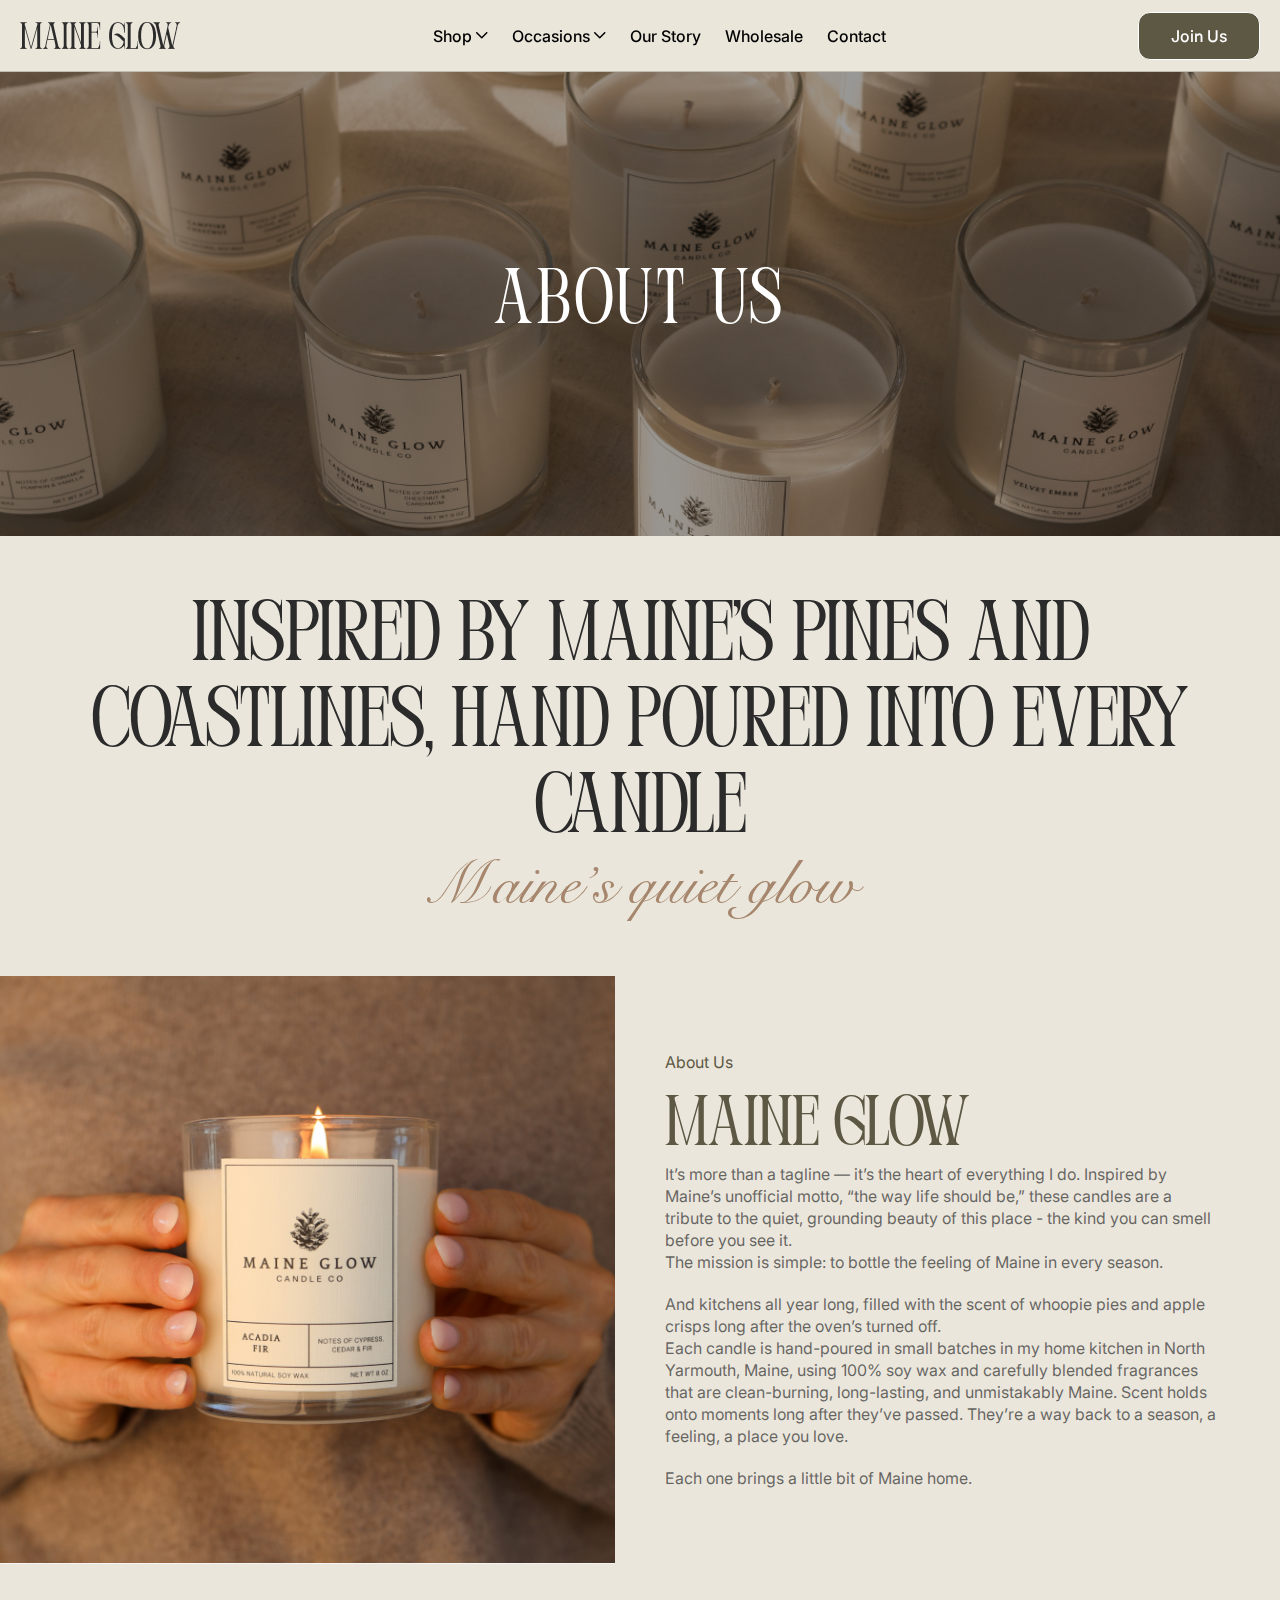
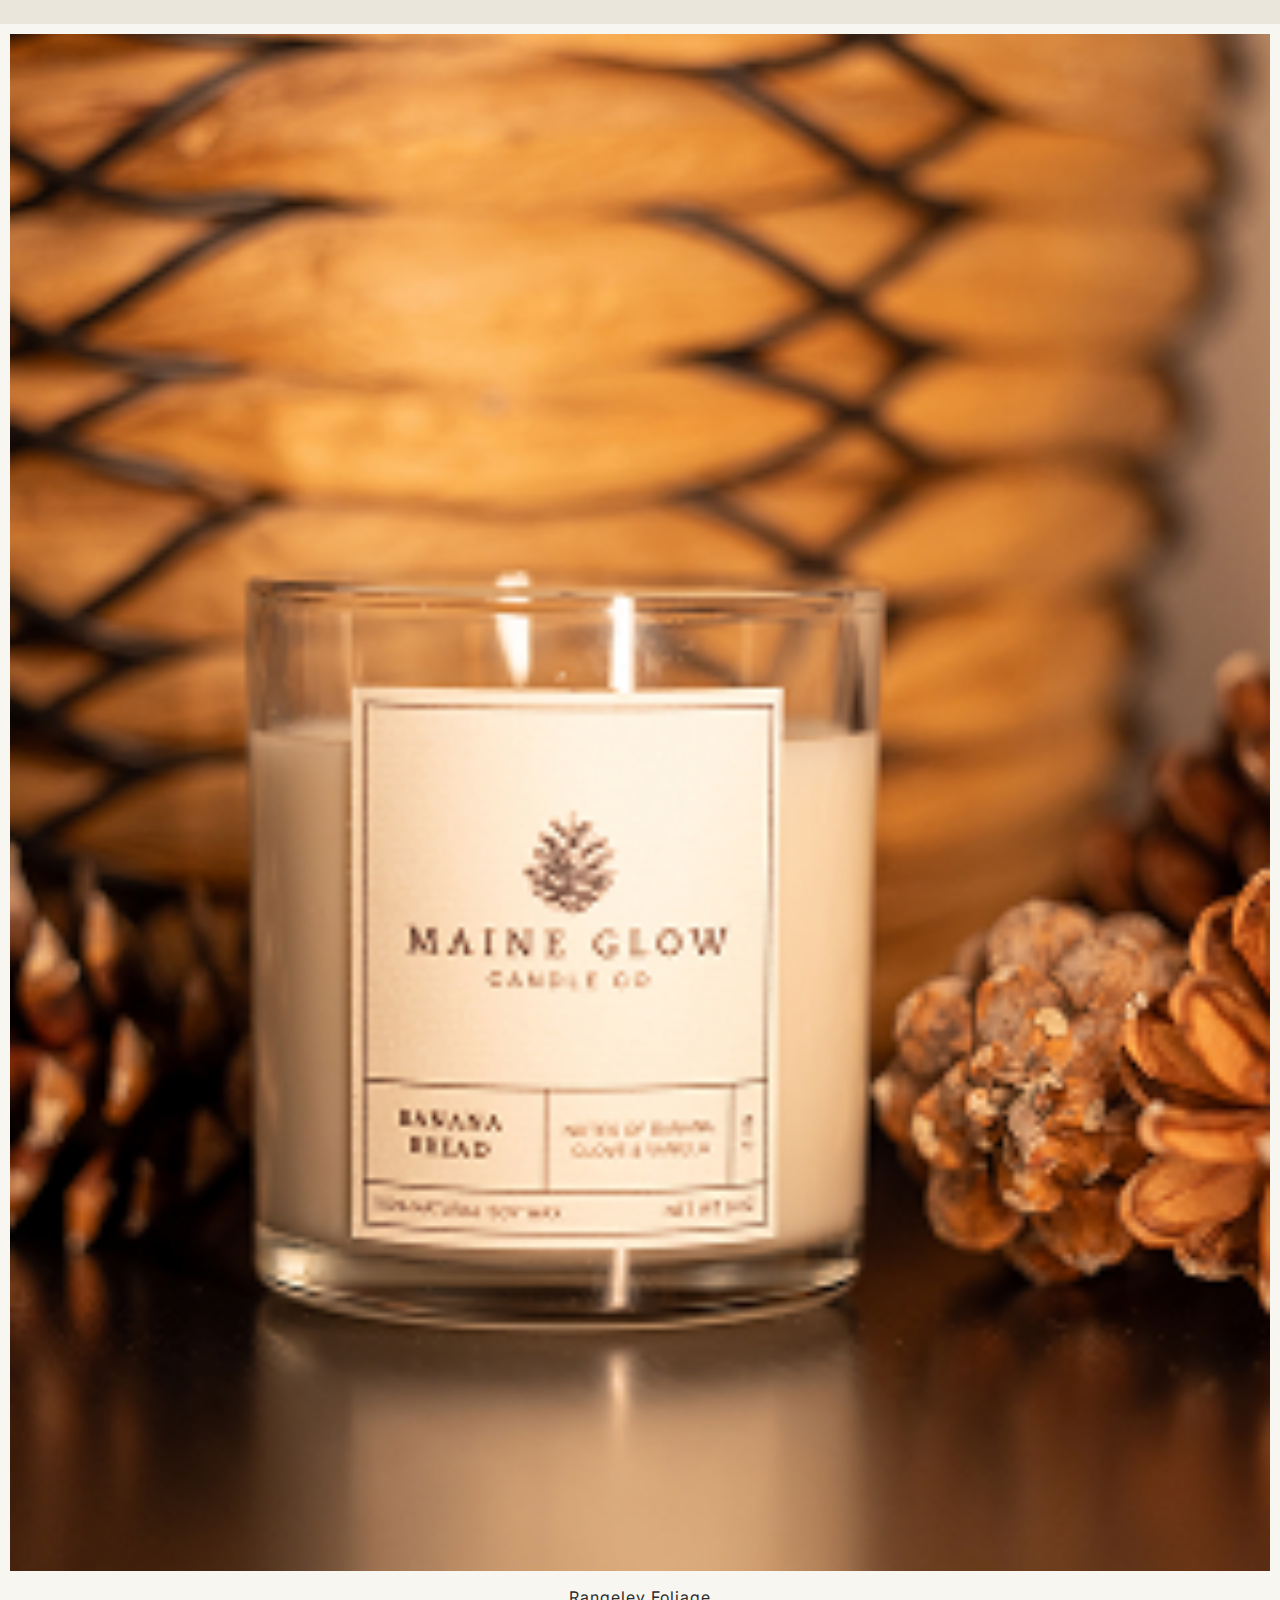
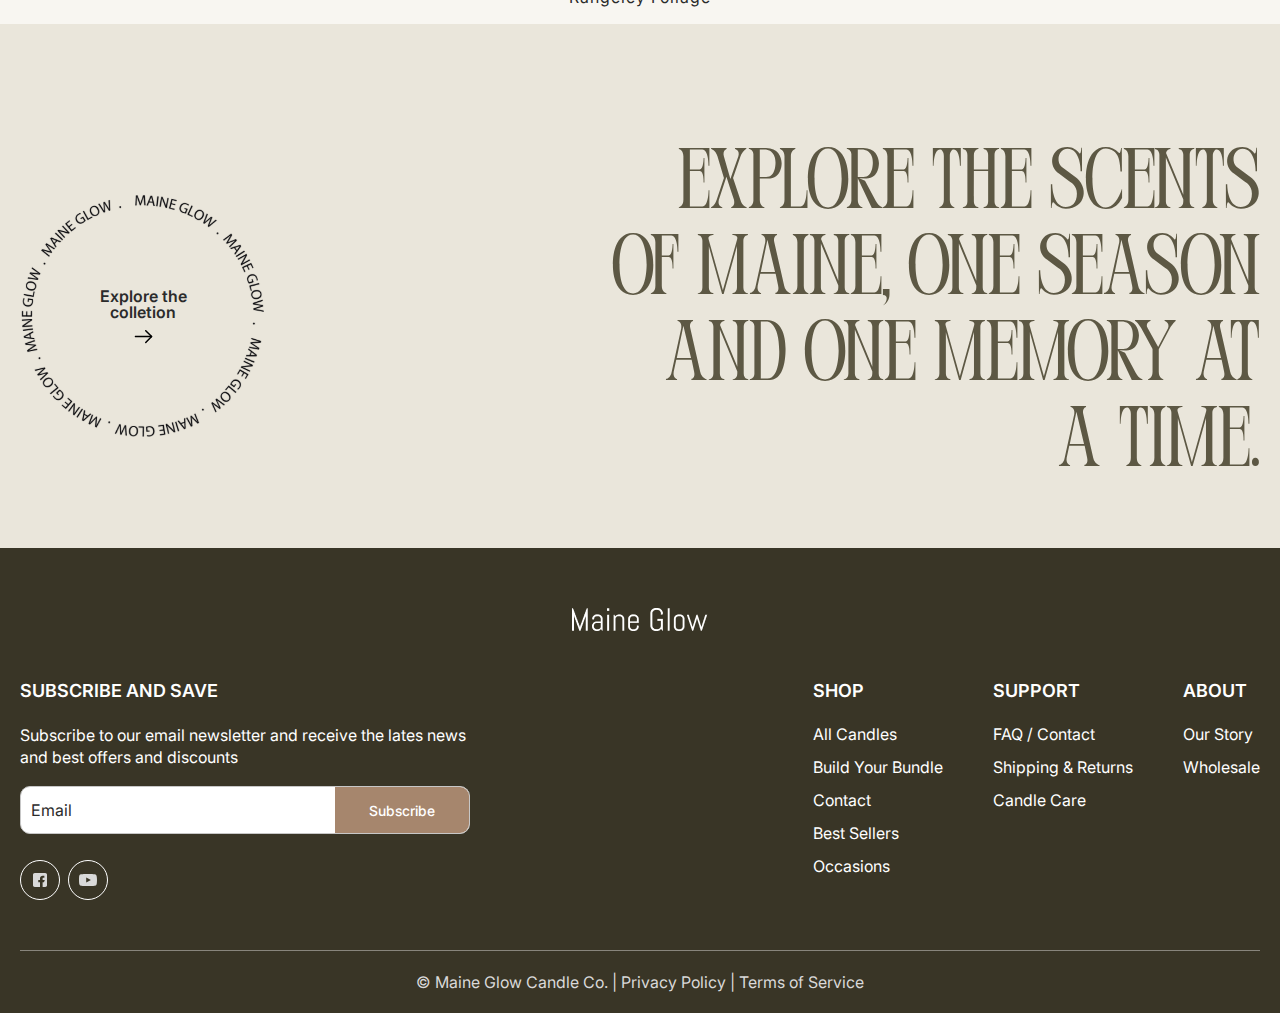
<file: about.html>
<!DOCTYPE html>
<html lang="en">

<head>
	<meta charset="UTF-8">
	<meta name="viewport" content="width=device-width, initial-scale=1.0">
	<title>About</title>
	<!-- link css start -->
	<link rel="stylesheet" href="./assets/css/swiper-bundle.min.css">
	<link rel="stylesheet" href="./assets/css/text-circle-section.css">
	<link rel="stylesheet" href="./assets/css/card.css">
	<link rel="stylesheet" href="./assets/css/gallery-slider-section.css">
	<link rel="stylesheet" href="./assets/css/img-text-section.css">
	<link rel="stylesheet" href="./assets/css/heading-section.css">
	<link rel="stylesheet" href="./assets/css/common-banner-section.css">
	<link rel="stylesheet" href="./assets/css/main.css">
	<!-- link css end -->
</head>

<body>
	<header>
		<!-- navbar section start -->
		<nav class="navbar">
			<div class="navbar-wrapper">
				<div class="navbar-brand-with-menu-btn">
					<div class="mobile-menu-btn">
						<div class="ham-menu">
							<span></span>
							<span></span>
							<span></span>
						</div>
					</div>
					<div class="navbar-brand">
						<a href="index.html" class="navbar-logo">
							<img src="./assets/images/logo.png" alt="logo.png">
						</a>
					</div>
				</div>
				<div class="nav-link-wrapper">
					<span class="mobile-menu-close-window-btn"></span>
					<div class="nav-link-wrapper-inner">
						<div class="mobile-side-bar-top">
							<div class="mobile-menu-btn">
								<div class="ham-menu">
									<span></span>
									<span></span>
									<span></span>
								</div>
							</div>
							<a href="index.html" class="navbar-logo">
								<img src="./assets/images/logo.png" alt="logo.png">
							</a>
						</div>
						<div class="mobile-sidebar-content-wrap">
							<ul class="nav-links">
								<li class="nav-link">
									<div class="dropdown-wrapper">
										<span class="nav-link-text dropdown-btn1">Shop
											<span class="icon">
												<svg width="12" height="7" viewBox="0 0 12 7" fill="none" xmlns="http://www.w3.org/2000/svg">
													<path
														d="M11.2826 1.28318L6.28255 6.28318C6.21287 6.3531 6.13008 6.40857 6.03892 6.44643C5.94775 6.48428 5.85001 6.50377 5.7513 6.50377C5.65259 6.50377 5.55485 6.48428 5.46369 6.44643C5.37252 6.40857 5.28973 6.3531 5.22005 6.28318L0.220051 1.28318C0.0791548 1.14228 -2.09952e-09 0.951183 0 0.751926C2.09952e-09 0.552669 0.0791548 0.361572 0.220051 0.220676C0.360947 0.0797797 0.552044 0.000625136 0.751301 0.000625133C0.950558 0.000625131 1.14165 0.0797797 1.28255 0.220676L5.75193 4.69005L10.2213 0.220051C10.3622 0.079155 10.5533 0 10.7526 0C10.9518 0 11.1429 0.079155 11.2838 0.220051C11.4247 0.360948 11.5039 0.552044 11.5039 0.751301C11.5039 0.950559 11.4247 1.14165 11.2838 1.28255L11.2826 1.28318Z"
														fill="black" />
												</svg>
											</span>
										</span>
										<div class="sub-menu dropdown-sub-menu dropdown-sub-menu1">
											<ul>
												<li>
													<a href="collections.html">collection</a>
												</li>
												<li>
													<a href="product-details.html">product</a>
												</li>
											</ul>
										</div>
									</div>
								</li>
								<li class="nav-link">
									<div class="dropdown-wrapper">
										<span class="nav-link-text dropdown-btn1">Occasions
											<span class="icon">
												<svg width="12" height="7" viewBox="0 0 12 7" fill="none" xmlns="http://www.w3.org/2000/svg">
													<path
														d="M11.2826 1.28318L6.28255 6.28318C6.21287 6.3531 6.13008 6.40857 6.03892 6.44643C5.94775 6.48428 5.85001 6.50377 5.7513 6.50377C5.65259 6.50377 5.55485 6.48428 5.46369 6.44643C5.37252 6.40857 5.28973 6.3531 5.22005 6.28318L0.220051 1.28318C0.0791548 1.14228 -2.09952e-09 0.951183 0 0.751926C2.09952e-09 0.552669 0.0791548 0.361572 0.220051 0.220676C0.360947 0.0797797 0.552044 0.000625136 0.751301 0.000625133C0.950558 0.000625131 1.14165 0.0797797 1.28255 0.220676L5.75193 4.69005L10.2213 0.220051C10.3622 0.079155 10.5533 0 10.7526 0C10.9518 0 11.1429 0.079155 11.2838 0.220051C11.4247 0.360948 11.5039 0.552044 11.5039 0.751301C11.5039 0.950559 11.4247 1.14165 11.2838 1.28255L11.2826 1.28318Z"
														fill="black" />
												</svg>
											</span>
										</span>
										<div class="sub-menu dropdown-sub-menu dropdown-sub-menu1">
											<ul>
												<li>
													<a href="collections.html">Occasions 1</a>
												</li>
												<li>
													<a href="product-details.html">Occasions 2</a>
												</li>
											</ul>
										</div>
									</div>
								</li>
								<li class="nav-link">
									<a class="nav-link-text" href="about.html">Our Story</a>
								</li>
								<li class="nav-link">
									<a class="nav-link-text" href="#">Wholesale</a>
								</li>
								<li class="nav-link">
									<a class="nav-link-text" href="contact.html">Contact</a>
								</li>
							</ul>
						</div>
						<ul class="nav-icons mabile-nav-icons">
							<li>
								<a href="#"><svg width="14" height="14" viewBox="0 0 14 14" fill="none"
										xmlns="http://www.w3.org/2000/svg">
										<path fill-rule="evenodd" clip-rule="evenodd"
											d="M12.25 0H1.75C0.784875 0 0 0.784875 0 1.75V12.25C0 13.2151 0.784875 14 1.75 14H7V9.1875H5.25V7H7V5.25C7 4.55381 7.27656 3.88613 7.76884 3.39384C8.26113 2.90156 8.92881 2.625 9.625 2.625H11.375V4.8125H10.5C10.017 4.8125 9.625 4.767 9.625 5.25V7H11.8125L10.9375 9.1875H9.625V14H12.25C13.2151 14 14 13.2151 14 12.25V1.75C14 0.784875 13.2151 0 12.25 0Z"
											fill="#D9D9D9" />
									</svg>
								</a>
							</li>
							<li>
								<a href="#">
									<svg width="18" height="12" viewBox="0 0 18 12" fill="none" xmlns="http://www.w3.org/2000/svg">
										<path
											d="M17.55 1.82143C17.325 1.07143 16.7625 0.535714 15.975 0.321429C14.625 1.91586e-07 8.88749 0 8.88749 0C8.88749 0 3.26251 1.91586e-07 1.80001 0.321429C1.01251 0.535714 0.449997 1.07143 0.224997 1.82143C-3.43658e-06 3.21429 0 6 0 6C0 6 3.41982e-06 8.78571 0.337503 10.1786C0.562503 10.9286 1.125 11.4643 1.9125 11.6786C3.2625 12 9 12 9 12C9 12 14.625 12 16.0875 11.6786C16.875 11.4643 17.4375 10.9286 17.6625 10.1786C18 8.78571 18 6 18 6C18 6 18 3.21429 17.55 1.82143ZM7.19999 8.57143V3.42857L11.925 6L7.19999 8.57143Z"
											fill="#D9D9D9" />
									</svg>
								</a>
							</li>
						</ul>
					</div>
				</div>
				<ul class="nav-icons">
					<li><a href="#" class="nav-shop-btn btn primary-btn">Join Us <span></span></a></li>
				</ul>
			</div>
		</nav>
		<!-- navbar section end -->
	</header>

	<main>
		<!-- common-banner-section start -->
		<section class="common-banner about-page-banner">
			<div class="container">
				<div class="common-banner-content">
					<div class="section-heading-wrapper">
						<h2 class="section-heading">about us</h2>
					</div>
				</div>
			</div>
		</section>
		<!-- common-banner-section end -->

		<!-- heading-section start -->
		<section class="section heading-section2">
			<div class="container">
				<div class="heading-content">
					<h2 class="heading-content-title">inspired by Maine's pines and coastlines, hand poured into every candle</h2>
					<h3 class="heading-content-subtitle">Maine’s quiet glow</h3>
				</div>
			</div>
		</section>
		<!-- heading-section end -->

		<!-- img-text-section2 start -->
		<section class="img-text-section2">
			<div class="img-text-wrapper">
				<div class="img-text-img">
					<img src="./assets/images/img-text-img2.jpg" alt="img-text-img2.jpg">
				</div>
				<div class="img-text-content">
					<div class="img-text-content-inner-wrap">
						<div class="img-text-content-inner">
							<p class="img-text-content-subtitle">About Us</p>
							<h2 class="img-text-content-title">Maine Glow</h2>
							<p class="img-text-content-text">It’s more than a tagline — it’s the heart of everything I do. Inspired by
								Maine’s unofficial motto, “the way life should be,” these candles are a tribute to the quiet, grounding
								beauty of this place - the kind you can smell before you see it. <br>
								The mission is simple: to bottle the feeling of Maine in every season.
							</p>
							<p class="img-text-content-text">And kitchens all year long, filled with the scent of whoopie pies and
								apple crisps long after the oven’s turned off. <br>
								Each candle is hand-poured in small batches in my home kitchen in North Yarmouth, Maine, using 100% soy
								wax and carefully blended fragrances that are clean-burning, long-lasting, and unmistakably Maine.
								Scent holds onto moments long after they’ve passed. They’re a way back to a season, a feeling, a place
								you love.
							</p>
							<p class="img-text-content-text">Each one brings a little bit of Maine home.</p>
						</div>
					</div>
				</div>
			</div>
		</section>
		<!-- img-text-section2 end -->

		<!-- gallery-slider-section start -->
		<section class="section gallery-slider-section">
			<div class="gallery-slider-area">
				<div class="swiper gallery-slider">
					<div class="swiper-wrapper">
						<div class="swiper-slide">
							<div class="gallery-slider-item">
								<div class="product-card">
									<div class="card-image-wrap">
										<div class="card-img">
											<a class="main-img" href="#">
												<img class="card_img" src="./assets/images/gallery-img (1).jpg" alt="gallery-img (1).jpg">
											</a>
										</div>
									</div>
									<div class="card-content">
										<a href="#" class="card-title">Rangeley Foliage</a>
									</div>
								</div>
							</div>
						</div>
						<div class="swiper-slide">
							<div class="gallery-slider-item">
								<div class="product-card">
									<div class="card-image-wrap">
										<div class="card-img">
											<a class="main-img" href="#">
												<img class="card_img" src="./assets/images/gallery-img (2).jpg" alt="gallery-img (2).jpg">
											</a>
										</div>
									</div>
									<div class="card-content">
										<a href="#" class="card-title">Rangeley Foliage</a>
									</div>
								</div>
							</div>
						</div>
						<div class="swiper-slide">
							<div class="gallery-slider-item">
								<div class="product-card">
									<div class="card-image-wrap">
										<div class="card-img">
											<a class="main-img" href="#">
												<img class="card_img" src="./assets/images/gallery-img (3).jpg" alt="gallery-img (3).jpg">
											</a>
										</div>
									</div>
									<div class="card-content">
										<a href="#" class="card-title">Rangeley Foliage</a>
									</div>
								</div>
							</div>
						</div>
						<div class="swiper-slide">
							<div class="gallery-slider-item">
								<div class="product-card">
									<div class="card-image-wrap">
										<div class="card-img">
											<a class="main-img" href="#">
												<img class="card_img" src="./assets/images/gallery-img (4).jpg" alt="gallery-img (4).jpg">
											</a>
										</div>
									</div>
									<div class="card-content">
										<a href="#" class="card-title">Rangeley Foliage</a>
									</div>
								</div>
							</div>
						</div>
						<div class="swiper-slide">
							<div class="gallery-slider-item">
								<div class="product-card">
									<div class="card-image-wrap">
										<div class="card-img">
											<a class="main-img" href="#">
												<img class="card_img" src="./assets/images/gallery-img (5).jpg" alt="gallery-img (5).jpg">
											</a>
										</div>
									</div>
									<div class="card-content">
										<a href="#" class="card-title">Rangeley Foliage</a>
									</div>
								</div>
							</div>
						</div>
						<div class="swiper-slide">
							<div class="gallery-slider-item">
								<div class="product-card">
									<div class="card-image-wrap">
										<div class="card-img">
											<a class="main-img" href="#">
												<img class="card_img" src="./assets/images/gallery-img (3).jpg" alt="gallery-img (3).jpg">
											</a>
										</div>
									</div>
									<div class="card-content">
										<a href="#" class="card-title">Rangeley Foliage</a>
									</div>
								</div>
							</div>
						</div>
					</div>
				</div>
			</div>
		</section>
		<!-- gallery-slider-section end -->

		<!-- text-circle-section start -->
		<section class="section text-circle-section">
			<div class="container">
				<div class="text-circle-wrapper">
					<div class="text-circle-animation-area">
						<div class="text-circle-animation-img">
							<img src="./assets/images/text-circle-animation-img.svg" alt="text-circle-animation-img.svg">
						</div>
						<a href="#" class="text-circle-link">Explore the colletion <svg width="18" height="14" viewBox="0 0 18 14"
								fill="none" xmlns="http://www.w3.org/2000/svg">
								<path d="M17.0833 6.58333H0.75" stroke="black" stroke-width="1.5" stroke-linecap="round"
									stroke-linejoin="round" />
								<path d="M11.25 12.4166L17.0833 6.58325" stroke="black" stroke-width="1.5" stroke-linecap="round"
									stroke-linejoin="round" />
								<path d="M11.25 0.75L17.0833 6.58333" stroke="black" stroke-width="1.5" stroke-linecap="round"
									stroke-linejoin="round" />
							</svg></a>
					</div>
					<div class="text-circle-content-area">
						<h2 class="text-circle-content-title">
							Explore the scents of Maine, one season and one memory at a time.
						</h2>
					</div>
				</div>
			</div>
		</section>
		<!-- text-circle-section end -->
	</main>

	<!-- footer section start -->
	<footer class="section footer-section">
		<div class="container">
			<div class="footer-logo">
				<a href="#">
					<img src="./assets/images/footer-logo.png" alt="footer-logo.png">
				</a>
			</div>
			<div class="footer-items">
				<div class="footer-left-items">
					<div class="footer-item">
						<p class="footer-item-title">SUBSCRIBE AND SAVE</p>
						<div class="footer-newsletter-wrap">
							<p class="footer-newsletter-text">Subscribe to our email newsletter and receive the lates news and best
								offers and discounts </p>
							<div class="footer-newsletter-field">
								<input type="email" placeholder="email">
								<button class="footer-newsletter-btn btn">subscribe</button>
							</div>
						</div>
						<ul class="nav-icons footer-icons">
							<li>
								<a href="#">
									<svg width="14" height="14" viewBox="0 0 14 14" fill="none" xmlns="http://www.w3.org/2000/svg">
										<path fill-rule="evenodd" clip-rule="evenodd"
											d="M12.25 0H1.75C0.784875 0 0 0.784875 0 1.75V12.25C0 13.2151 0.784875 14 1.75 14H7V9.1875H5.25V7H7V5.25C7 4.55381 7.27656 3.88613 7.76884 3.39384C8.26113 2.90156 8.92881 2.625 9.625 2.625H11.375V4.8125H10.5C10.017 4.8125 9.625 4.767 9.625 5.25V7H11.8125L10.9375 9.1875H9.625V14H12.25C13.2151 14 14 13.2151 14 12.25V1.75C14 0.784875 13.2151 0 12.25 0Z"
											fill="#D9D9D9" />
									</svg>
								</a>
							</li>
							<li>
								<a href="#">
									<svg width="18" height="12" viewBox="0 0 18 12" fill="none" xmlns="http://www.w3.org/2000/svg">
										<path
											d="M17.55 1.82143C17.325 1.07143 16.7625 0.535714 15.975 0.321429C14.625 1.91586e-07 8.88749 0 8.88749 0C8.88749 0 3.26251 1.91586e-07 1.80001 0.321429C1.01251 0.535714 0.449997 1.07143 0.224997 1.82143C-3.43658e-06 3.21429 0 6 0 6C0 6 3.41982e-06 8.78571 0.337503 10.1786C0.562503 10.9286 1.125 11.4643 1.9125 11.6786C3.2625 12 9 12 9 12C9 12 14.625 12 16.0875 11.6786C16.875 11.4643 17.4375 10.9286 17.6625 10.1786C18 8.78571 18 6 18 6C18 6 18 3.21429 17.55 1.82143ZM7.19999 8.57143V3.42857L11.925 6L7.19999 8.57143Z"
											fill="#D9D9D9" />
									</svg>
								</a>
							</li>
						</ul>
					</div>
				</div>
				<div class="footer-right-items">
					<div class="footer-item">
						<p class="footer-item-title">Shop</p>
						<ul class="footer-list">
							<li><a href="#">All Candles</a></li>
							<li><a href="#">Build Your Bundle</a></li>
							<li><a href="#">contact</a></li>
							<li><a href="#">Best Sellers</a></li>
							<li><a href="#">Occasions</a></li>
						</ul>
					</div>
					<div class="footer-item">
						<p class="footer-item-title">Support</p>
						<ul class="footer-list">
							<li><a href="#">FAQ / Contact</a></li>
							<li><a href="#">Shipping & Returns</a></li>
							<li><a href="#">Candle Care</a></li>
						</ul>
					</div>
					<div class="footer-item">
						<p class="footer-item-title">About</p>
						<ul class="footer-list">
							<li><a href="#">Our Story</a></li>
							<li><a href="#">Wholesale</a></li>
						</ul>
					</div>
				</div>
			</div>
			<div class="copyright-area">
				<div class="copyright-content">
					<p class="copyright-text">&copy; Maine Glow Candle Co. | <a href="#">Privacy Policy</a> | <a href="#">Terms
							of Service</a> </p>
				</div>
			</div>
		</div>
	</footer>
	<!-- footer section end -->

	<!-- js link start-->
	<script src="./assets/js/jquery-3.7.1.min.js"></script>
	<script src="./assets/js/swiper-bundle.min.js"></script>
	<script src="./assets/js/script.js"></script>
	<!-- js link end-->
</body>

</html>
</file>
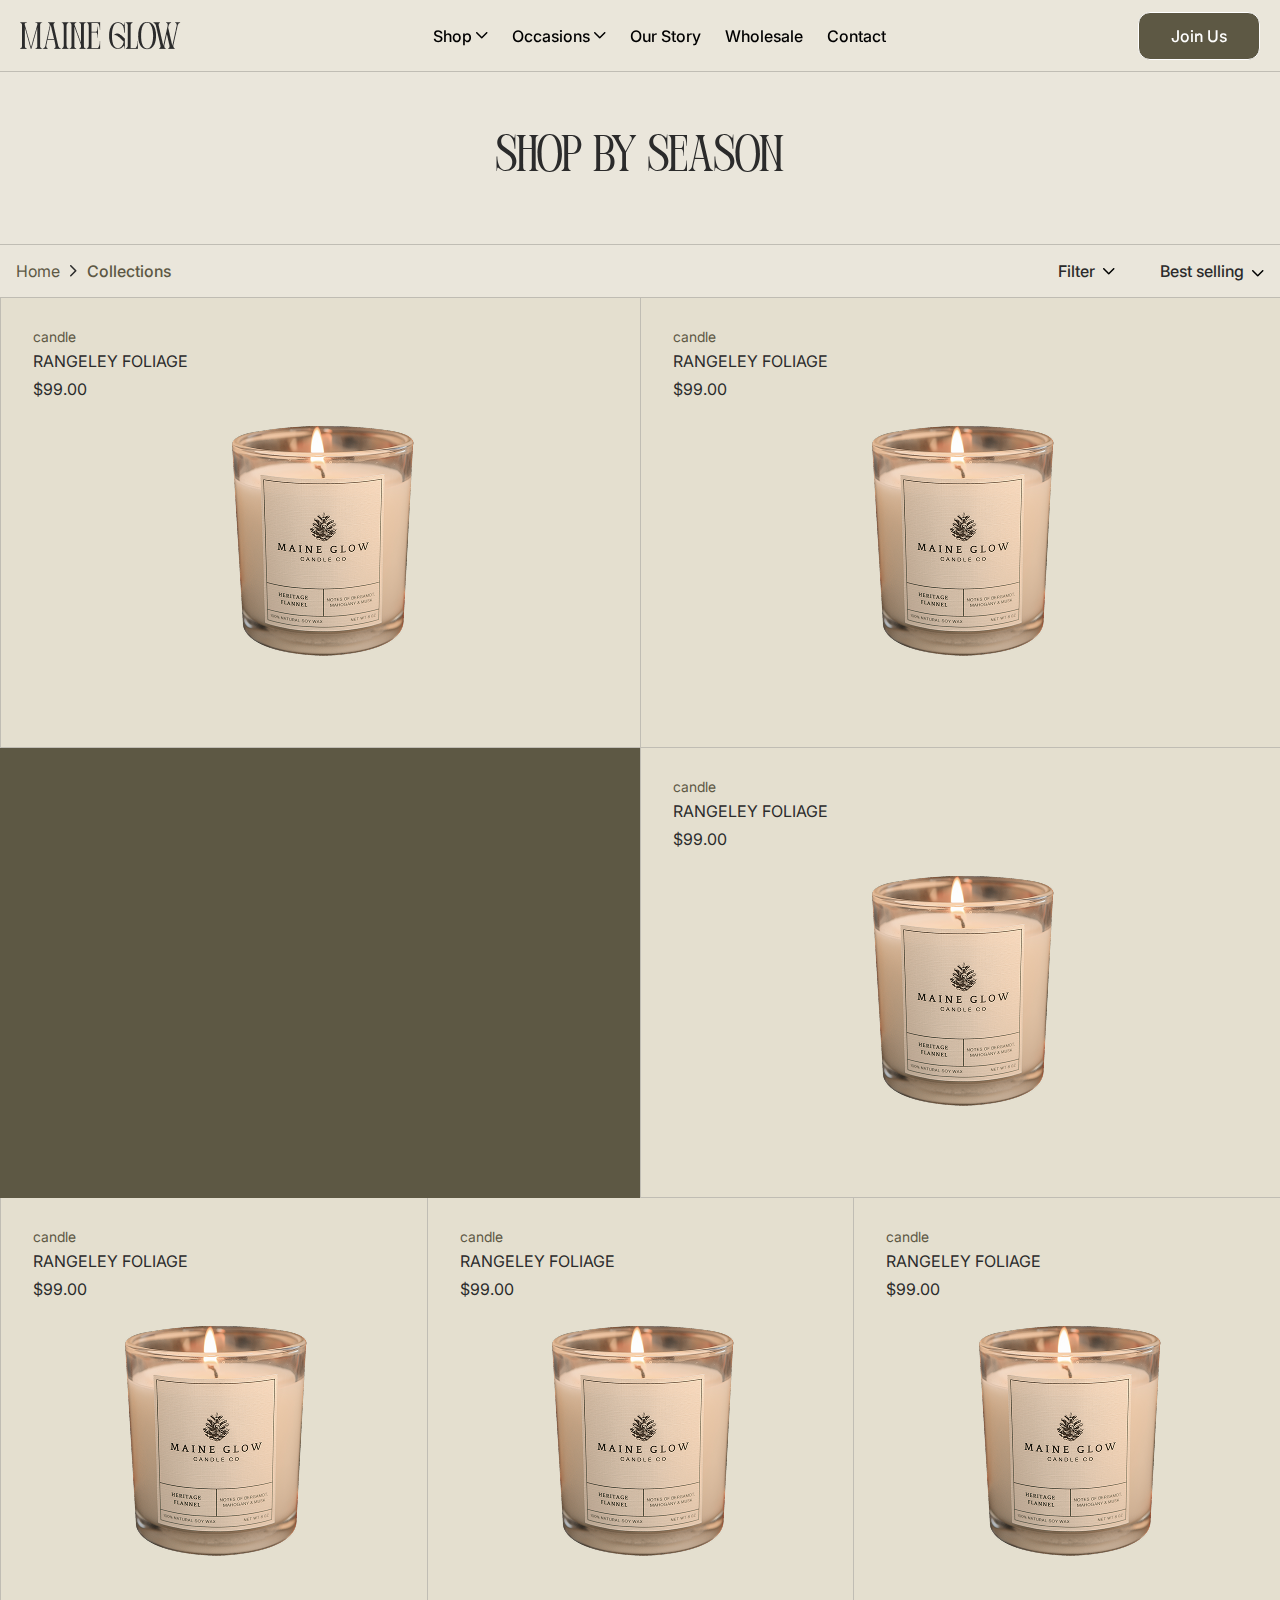
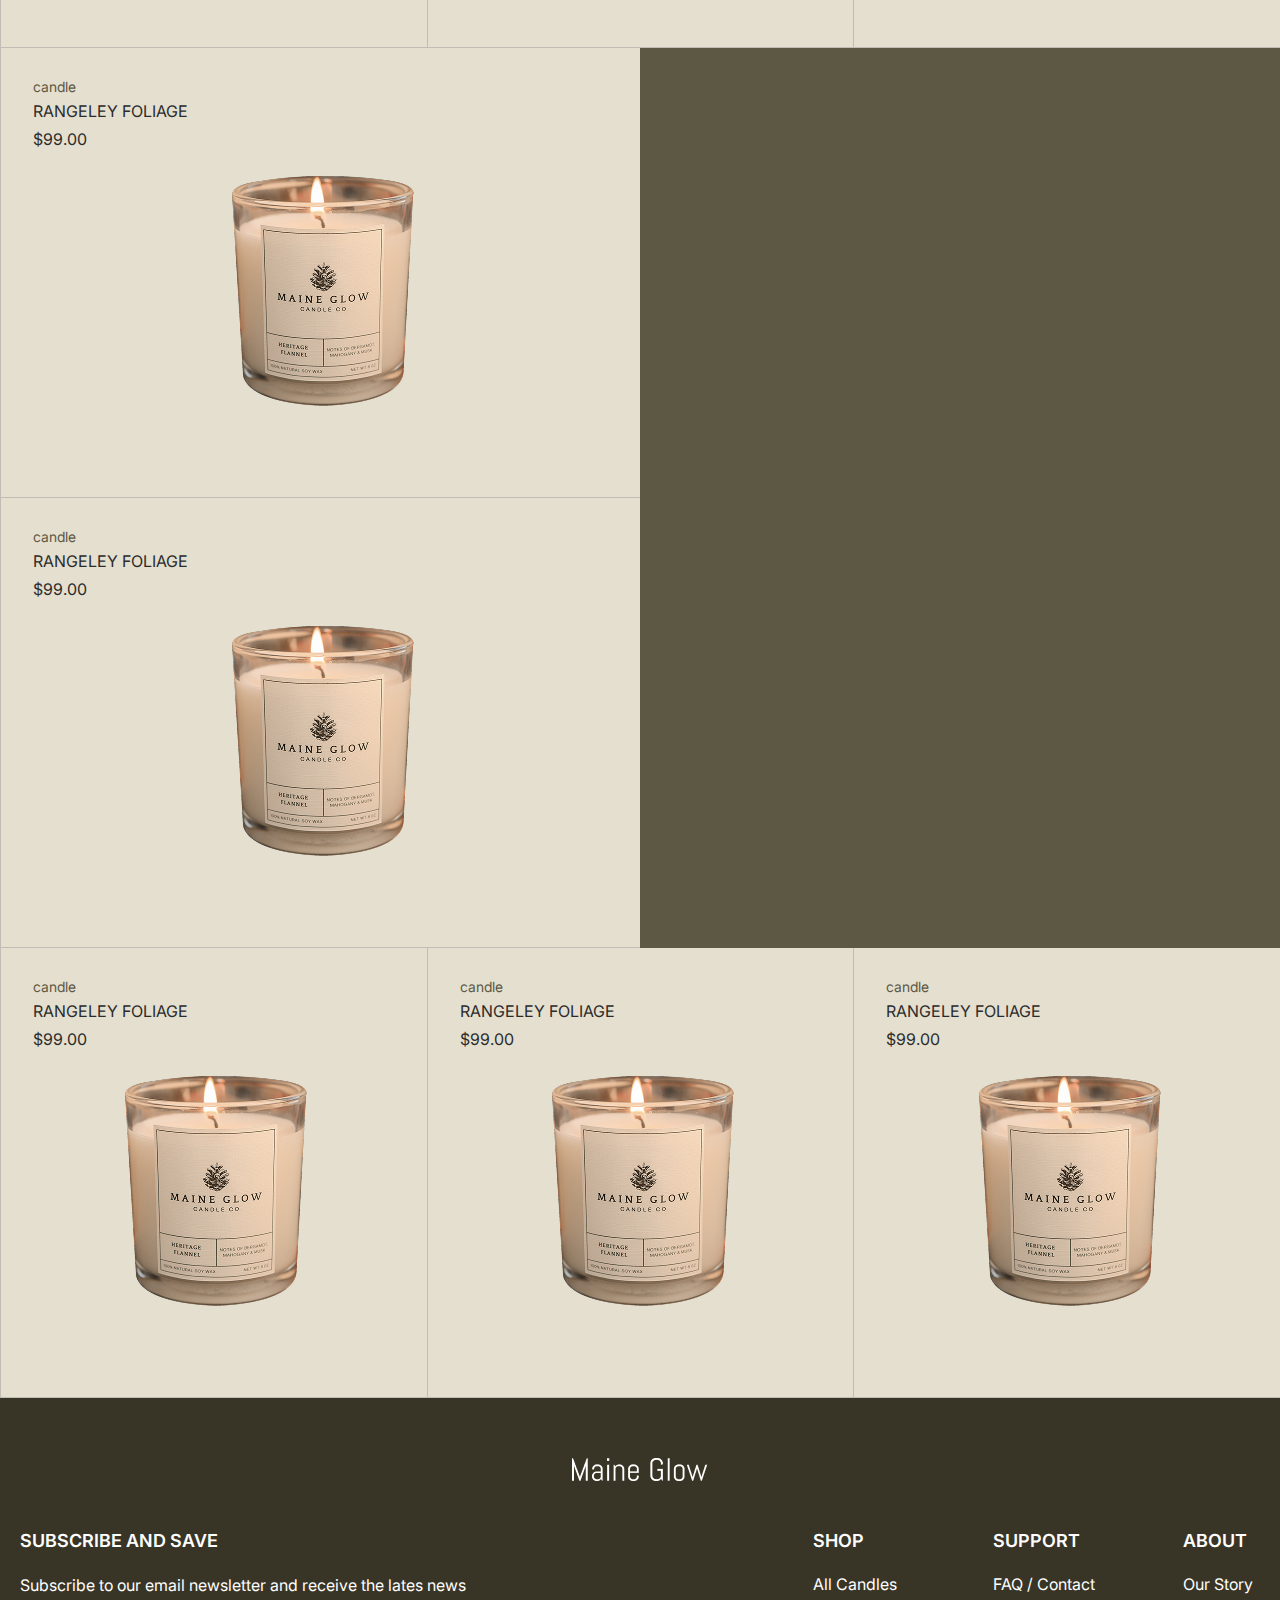
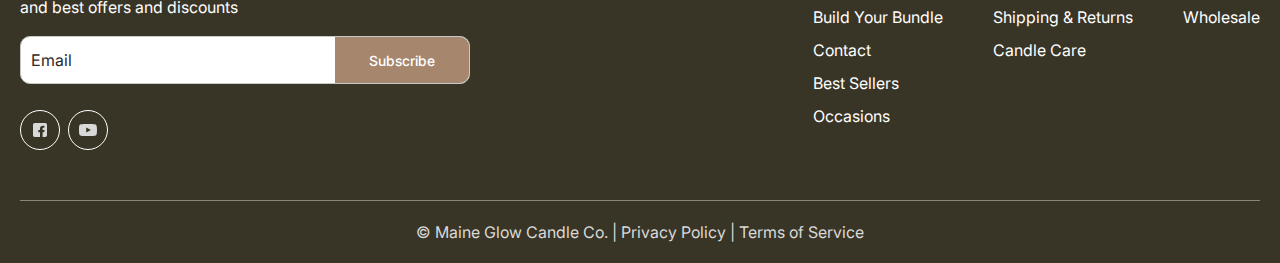
<file: collections.html>
<!DOCTYPE html>
<html lang="en">

<head>
	<meta charset="UTF-8">
	<meta name="viewport" content="width=device-width, initial-scale=1.0">
	<title>Collections</title>
	<!-- link css start -->
	<link rel="stylesheet" href="./assets/css/swiper-bundle.min.css">
	<link rel="stylesheet" href="./assets/css/collection-section.css">
	<link rel="stylesheet" href="./assets/css/collection-banner.css">
	<link rel="stylesheet" href="./assets/css/main.css">
	<!-- link css end -->
</head>

<body>
	<header>
		<!-- navbar section start -->
		<nav class="navbar">
			<div class="navbar-wrapper">
				<div class="navbar-brand-with-menu-btn">
					<div class="mobile-menu-btn">
						<div class="ham-menu">
							<span></span>
							<span></span>
							<span></span>
						</div>
					</div>
					<div class="navbar-brand">
						<a href="index.html" class="navbar-logo">
							<img src="./assets/images/logo.png" alt="logo.png">
						</a>
					</div>
				</div>
				<div class="nav-link-wrapper">
					<span class="mobile-menu-close-window-btn"></span>
					<div class="nav-link-wrapper-inner">
						<div class="mobile-side-bar-top">
							<div class="mobile-menu-btn">
								<div class="ham-menu">
									<span></span>
									<span></span>
									<span></span>
								</div>
							</div>
							<a href="index.html" class="navbar-logo">
								<img src="./assets/images/logo.png" alt="logo.png">
							</a>
						</div>
						<div class="mobile-sidebar-content-wrap">
							<ul class="nav-links">
								<li class="nav-link">
									<div class="dropdown-wrapper">
										<span class="nav-link-text dropdown-btn1">Shop
											<span class="icon">
												<svg width="12" height="7" viewBox="0 0 12 7" fill="none" xmlns="http://www.w3.org/2000/svg">
													<path
														d="M11.2826 1.28318L6.28255 6.28318C6.21287 6.3531 6.13008 6.40857 6.03892 6.44643C5.94775 6.48428 5.85001 6.50377 5.7513 6.50377C5.65259 6.50377 5.55485 6.48428 5.46369 6.44643C5.37252 6.40857 5.28973 6.3531 5.22005 6.28318L0.220051 1.28318C0.0791548 1.14228 -2.09952e-09 0.951183 0 0.751926C2.09952e-09 0.552669 0.0791548 0.361572 0.220051 0.220676C0.360947 0.0797797 0.552044 0.000625136 0.751301 0.000625133C0.950558 0.000625131 1.14165 0.0797797 1.28255 0.220676L5.75193 4.69005L10.2213 0.220051C10.3622 0.079155 10.5533 0 10.7526 0C10.9518 0 11.1429 0.079155 11.2838 0.220051C11.4247 0.360948 11.5039 0.552044 11.5039 0.751301C11.5039 0.950559 11.4247 1.14165 11.2838 1.28255L11.2826 1.28318Z"
														fill="black" />
												</svg>
											</span>
										</span>
										<div class="sub-menu dropdown-sub-menu dropdown-sub-menu1">
											<ul>
												<li>
													<a href="collections.html">collection</a>
												</li>
												<li>
													<a href="product-details.html">product</a>
												</li>
											</ul>
										</div>
									</div>
								</li>
								<li class="nav-link">
									<div class="dropdown-wrapper">
										<span class="nav-link-text dropdown-btn1">Occasions
											<span class="icon">
												<svg width="12" height="7" viewBox="0 0 12 7" fill="none" xmlns="http://www.w3.org/2000/svg">
													<path
														d="M11.2826 1.28318L6.28255 6.28318C6.21287 6.3531 6.13008 6.40857 6.03892 6.44643C5.94775 6.48428 5.85001 6.50377 5.7513 6.50377C5.65259 6.50377 5.55485 6.48428 5.46369 6.44643C5.37252 6.40857 5.28973 6.3531 5.22005 6.28318L0.220051 1.28318C0.0791548 1.14228 -2.09952e-09 0.951183 0 0.751926C2.09952e-09 0.552669 0.0791548 0.361572 0.220051 0.220676C0.360947 0.0797797 0.552044 0.000625136 0.751301 0.000625133C0.950558 0.000625131 1.14165 0.0797797 1.28255 0.220676L5.75193 4.69005L10.2213 0.220051C10.3622 0.079155 10.5533 0 10.7526 0C10.9518 0 11.1429 0.079155 11.2838 0.220051C11.4247 0.360948 11.5039 0.552044 11.5039 0.751301C11.5039 0.950559 11.4247 1.14165 11.2838 1.28255L11.2826 1.28318Z"
														fill="black" />
												</svg>
											</span>
										</span>
										<div class="sub-menu dropdown-sub-menu dropdown-sub-menu1">
											<ul>
												<li>
													<a href="collections.html">Occasions 1</a>
												</li>
												<li>
													<a href="product-details.html">Occasions 2</a>
												</li>
											</ul>
										</div>
									</div>
								</li>
								<li class="nav-link">
									<a class="nav-link-text" href="about.html">Our Story</a>
								</li>
								<li class="nav-link">
									<a class="nav-link-text" href="#">Wholesale</a>
								</li>
								<li class="nav-link">
									<a class="nav-link-text" href="contact.html">Contact</a>
								</li>
							</ul>
						</div>
						<ul class="nav-icons mabile-nav-icons">
							<li>
								<a href="#"><svg width="14" height="14" viewBox="0 0 14 14" fill="none"
										xmlns="http://www.w3.org/2000/svg">
										<path fill-rule="evenodd" clip-rule="evenodd"
											d="M12.25 0H1.75C0.784875 0 0 0.784875 0 1.75V12.25C0 13.2151 0.784875 14 1.75 14H7V9.1875H5.25V7H7V5.25C7 4.55381 7.27656 3.88613 7.76884 3.39384C8.26113 2.90156 8.92881 2.625 9.625 2.625H11.375V4.8125H10.5C10.017 4.8125 9.625 4.767 9.625 5.25V7H11.8125L10.9375 9.1875H9.625V14H12.25C13.2151 14 14 13.2151 14 12.25V1.75C14 0.784875 13.2151 0 12.25 0Z"
											fill="#D9D9D9" />
									</svg>
								</a>
							</li>
							<li>
								<a href="#">
									<svg width="18" height="12" viewBox="0 0 18 12" fill="none" xmlns="http://www.w3.org/2000/svg">
										<path
											d="M17.55 1.82143C17.325 1.07143 16.7625 0.535714 15.975 0.321429C14.625 1.91586e-07 8.88749 0 8.88749 0C8.88749 0 3.26251 1.91586e-07 1.80001 0.321429C1.01251 0.535714 0.449997 1.07143 0.224997 1.82143C-3.43658e-06 3.21429 0 6 0 6C0 6 3.41982e-06 8.78571 0.337503 10.1786C0.562503 10.9286 1.125 11.4643 1.9125 11.6786C3.2625 12 9 12 9 12C9 12 14.625 12 16.0875 11.6786C16.875 11.4643 17.4375 10.9286 17.6625 10.1786C18 8.78571 18 6 18 6C18 6 18 3.21429 17.55 1.82143ZM7.19999 8.57143V3.42857L11.925 6L7.19999 8.57143Z"
											fill="#D9D9D9" />
									</svg>
								</a>
							</li>
						</ul>
					</div>
				</div>
				<ul class="nav-icons">
					<li><a href="#" class="nav-shop-btn btn primary-btn">Join Us <span></span></a></li>
				</ul>
			</div>
		</nav>
		<!-- navbar section end -->
	</header>

	<main>
		<!-- collections-banner section start -->
		<section class="section collection-banner">
			<div class="container">
				<div class="collection-banner-wrapper">
					<div class="collection-banner-content">
						<h1 class="collection-banner-title">Shop by season</h1>
					</div>
				</div>
			</div>
		</section>
		<!-- collections-banner section end -->

		<!-- collection-section start -->
		<section class="collection-section">
			<div class="collection-top">
				<div class="collection-top-left">
					<div class="collection-breadcrumb">
						<ul class="breadcrumb">
							<li><a href="#">Home</a></li>
							<li class="active">
								<span class="breadcrumb-icon">
									<svg width="7" height="12" viewBox="0 0 7 12" fill="none" xmlns="http://www.w3.org/2000/svg">
										<path
											d="M1.28318 0.221294L6.28318 5.22129C6.3531 5.29097 6.40857 5.37377 6.44643 5.46493C6.48428 5.55609 6.50377 5.65383 6.50377 5.75254C6.50377 5.85125 6.48428 5.94899 6.44643 6.04016C6.40857 6.13132 6.3531 6.21412 6.28318 6.28379L1.28318 11.2838C1.14228 11.4247 0.951183 11.5038 0.751926 11.5038C0.552669 11.5038 0.361572 11.4247 0.220676 11.2838C0.0797797 11.1429 0.000625136 10.9518 0.000625133 10.7525C0.000625131 10.5533 0.0797797 10.3622 0.220676 10.2213L4.69005 5.75192L0.220051 1.28255C0.079155 1.14165 0 0.950553 0 0.751295C0 0.552037 0.079155 0.360941 0.220051 0.220045C0.360948 0.0791492 0.552044 -7.62939e-06 0.751301 -7.62939e-06C0.950559 -7.62939e-06 1.14165 0.0791492 1.28255 0.220045L1.28318 0.221294Z"
											fill="black" />
									</svg>
								</span>
								<span>Collections</span>
							</li>
						</ul>
					</div>
				</div>
				<div class="collection-top-right">
					<button class="filter-btn filter-open-btn">Filter
						<svg width="12" height="7" viewBox="0 0 12 7" fill="none" xmlns="http://www.w3.org/2000/svg">
							<path
								d="M11.2826 1.28318L6.28255 6.28318C6.21287 6.3531 6.13008 6.40857 6.03892 6.44643C5.94775 6.48428 5.85001 6.50377 5.7513 6.50377C5.65259 6.50377 5.55485 6.48428 5.46369 6.44643C5.37252 6.40857 5.28973 6.3531 5.22005 6.28318L0.220051 1.28318C0.0791548 1.14228 -2.09952e-09 0.951183 0 0.751926C2.09952e-09 0.552669 0.0791548 0.361572 0.220051 0.220676C0.360947 0.0797797 0.552044 0.000625136 0.751301 0.000625133C0.950558 0.000625131 1.14165 0.0797797 1.28255 0.220676L5.75193 4.69005L10.2213 0.220051C10.3622 0.079155 10.5533 0 10.7526 0C10.9518 0 11.1429 0.079155 11.2838 0.220051C11.4247 0.360948 11.5039 0.552044 11.5039 0.751301C11.5039 0.950559 11.4247 1.14165 11.2838 1.28255L11.2826 1.28318Z"
								fill="black" />
						</svg>
					</button>
					<div class="filter-select-field">
						<select name="sort_by" id="sort_by">
							<option value="best_selling">Best selling</option>
							<option value="featured">Featured</option>
						</select>
						<span class="filter-select-field-icon">
							<svg width="12" height="7" viewBox="0 0 12 7" fill="none" xmlns="http://www.w3.org/2000/svg">
								<path
									d="M11.2826 1.28318L6.28255 6.28318C6.21287 6.3531 6.13008 6.40857 6.03892 6.44643C5.94775 6.48428 5.85001 6.50377 5.7513 6.50377C5.65259 6.50377 5.55485 6.48428 5.46369 6.44643C5.37252 6.40857 5.28973 6.3531 5.22005 6.28318L0.220051 1.28318C0.0791548 1.14228 -2.09952e-09 0.951183 0 0.751926C2.09952e-09 0.552669 0.0791548 0.361572 0.220051 0.220676C0.360947 0.0797797 0.552044 0.000625136 0.751301 0.000625133C0.950558 0.000625131 1.14165 0.0797797 1.28255 0.220676L5.75193 4.69005L10.2213 0.220051C10.3622 0.079155 10.5533 0 10.7526 0C10.9518 0 11.1429 0.079155 11.2838 0.220051C11.4247 0.360948 11.5039 0.552044 11.5039 0.751301C11.5039 0.950559 11.4247 1.14165 11.2838 1.28255L11.2826 1.28318Z"
									fill="black"></path>
							</svg>
						</span>
					</div>
				</div>
			</div>
			<div class="collection-filter">
				<span class="filter-window-close-btn"></span>
				<div class="filter-box">
					<p class="filter-sidebar-heading">Filter <span class="filter-close-btn"><svg width="18" height="18"
								viewBox="0 0 18 18" fill="none" xmlns="http://www.w3.org/2000/svg">
								<path d="M3 15L15 3" stroke="#232323" stroke-width="1.5" stroke-linecap="round" stroke-linejoin="round">
								</path>
								<path d="M15 15L3 3" stroke="#232323" stroke-width="1.5" stroke-linecap="round" stroke-linejoin="round">
								</path>
							</svg></span>
					</p>
					<div class="filter-accordion">
						<div class="filter-accordion-items">
							<div class="filter-accordion-item active">
								<div class="item-title-wrapper accordion-toggle-btn">
									<h6 class="item-title">categorys</h6>
									<span class="icon">
										<svg width="18" height="18" viewBox="0 0 18 18" fill="none" xmlns="http://www.w3.org/2000/svg">
											<path d="M3 15L15 3" stroke="#232323" stroke-width="1.5" stroke-linecap="round"
												stroke-linejoin="round">
											</path>
											<path d="M15 15L3 3" stroke="#232323" stroke-width="1.5" stroke-linecap="round"
												stroke-linejoin="round">
											</path>
										</svg>
									</span>
								</div>
								<div class="filter-accordion-item-content">
									<div class="filter-options-wrapper">
										<div class="filter-options-heading">
											<span class="selection-number">2 selected</span>
											<button class="reset-btn">Reset</button>
										</div>
										<div class="filter-options">
											<div class="filter-option">
												<input type="checkbox" id="category1">
												<label for="category1">Greens</label>
											</div>
											<span class="filter-item-number">8</span>
										</div>
										<div class="filter-options">
											<div class="filter-option">
												<input class="filter-option-input" type="checkbox" id="category2">
												<label class="filter-option-label" for="category2">Beauty &amp; Wellness</label>
											</div>
											<span class="filter-item-number">5</span>
										</div>
										<div class="filter-options">
											<div class="filter-option">
												<input class="filter-option-input" type="checkbox" id="category3">
												<label class="filter-option-label" for="category3">Fitness</label>
											</div>
											<span class="filter-item-number">5</span>
										</div>
										<div class="filter-options">
											<div class="filter-option">
												<input class="filter-option-input" type="checkbox" id="category4">
												<label class="filter-option-label" for="category4">essential</label>
											</div>
											<span class="filter-item-number">7</span>
										</div>
										<div class="filter-options">
											<div class="filter-option">
												<input class="filter-option-input" type="checkbox" id="category5">
												<label class="filter-option-label" for="category5">glosses</label>
											</div>
											<span class="filter-item-number">15</span>
										</div>
									</div>
								</div>
							</div>
							<div class="filter-accordion-item active">
								<div class="item-title-wrapper accordion-toggle-btn">
									<h6 class="item-title">color</h6>
									<span class="icon">
										<svg width="18" height="18" viewBox="0 0 18 18" fill="none" xmlns="http://www.w3.org/2000/svg">
											<path d="M3 15L15 3" stroke="#232323" stroke-width="1.5" stroke-linecap="round"
												stroke-linejoin="round">
											</path>
											<path d="M15 15L3 3" stroke="#232323" stroke-width="1.5" stroke-linecap="round"
												stroke-linejoin="round">
											</path>
										</svg>
									</span>
								</div>
								<div class="filter-accordion-item-content">
									<div class="filter-options-wrapper">
										<div class="filter-options-heading">
											<span class="selection-number">2 selected</span>
											<button class="reset-btn">Reset</button>
										</div>
										<div class="filter-options">
											<div class="filter-option color-yellow">
												<input type="checkbox" id="color_yellow">
												<label for="color_yellow">yellow</label>
											</div>
											<span class="filter-item-number">9</span>
										</div>
										<div class="filter-options">
											<div class="filter-option color-white">
												<input class="filter-option-input" type="checkbox" id="color_white">
												<label class="filter-option-label" for="color_white">white</label>
											</div>
											<span class="filter-item-number">7</span>
										</div>
										<div class="filter-options">
											<div class="filter-option color-red">
												<input class="filter-option-input" type="checkbox" id="color_red">
												<label class="filter-option-label" for="color_red">red</label>
											</div>
											<span class="filter-item-number">4</span>
										</div>
										<div class="filter-options">
											<div class="filter-option color-blue">
												<input class="filter-option-input" type="checkbox" id="color_blue">
												<label class="filter-option-label" for="color_blue">blue</label>
											</div>
											<span class="filter-item-number">9</span>
										</div>
										<div class="filter-options">
											<div class="filter-option color-green">
												<input class="filter-option-input" type="checkbox" id="color_green">
												<label class="filter-option-label" for="color_green">green</label>
											</div>
											<span class="filter-item-number">5</span>
										</div>
									</div>
								</div>
							</div>
							<div class="filter-accordion-item active">
								<div class="item-title-wrapper accordion-toggle-btn">
									<h6 class="item-title">availability</h6>
									<span class="icon">
										<svg width="18" height="18" viewBox="0 0 18 18" fill="none" xmlns="http://www.w3.org/2000/svg">
											<path d="M3 15L15 3" stroke="#232323" stroke-width="1.5" stroke-linecap="round"
												stroke-linejoin="round">
											</path>
											<path d="M15 15L3 3" stroke="#232323" stroke-width="1.5" stroke-linecap="round"
												stroke-linejoin="round">
											</path>
										</svg>
									</span>
								</div>
								<div class="filter-accordion-item-content">
									<div class="filter-options-wrapper">
										<div class="filter-options-heading">
											<span class="selection-number">5 selected</span>
											<button class="reset-btn">Reset</button>
										</div>
										<div class="filter-options">
											<div class="filter-option">
												<input type="checkbox" id="in_stock">
												<label for="in_stock">in stock</label>
											</div>
											<span class="filter-item-number">9</span>
										</div>
										<div class="filter-options">
											<div class="filter-option">
												<input class="filter-option-input" type="checkbox" id="out_of_stock">
												<label class="filter-option-label" for="out_of_stock">out of stock</label>
											</div>
											<span class="filter-item-number">3</span>
										</div>
									</div>
								</div>
							</div>
							<div class="filter-accordion-item active">
								<div class="item-title-wrapper accordion-toggle-btn">
									<h6 class="item-title">price</h6>
									<span class="icon">
										<svg width="18" height="18" viewBox="0 0 18 18" fill="none" xmlns="http://www.w3.org/2000/svg">
											<path d="M3 15L15 3" stroke="#232323" stroke-width="1.5" stroke-linecap="round"
												stroke-linejoin="round">
											</path>
											<path d="M15 15L3 3" stroke="#232323" stroke-width="1.5" stroke-linecap="round"
												stroke-linejoin="round">
											</path>
										</svg>
									</span>
								</div>
								<div class="filter-accordion-item-content">
									<div class="filter-price-range-wrap">
										<div class="price-range-field">
											<input type="number" placeholder="Minimum $">
										</div>
										<div class="price-range-field">
											<input type="number" placeholder="Maximum $">
										</div>
									</div>
								</div>
							</div>
						</div>
					</div>
				</div>
			</div>
			<div class="collection-items">
				<div class="collection-item">
					<a href="#" class="collection-card">
						<div class="collection-card-content">
							<p class="collection-card-subtitle">candle</p>
							<p class="collection-card-title">Rangeley Foliage</p>
							<p class="collection-card-price">$99.00</p>
						</div>
						<div class="collection-card-img">
							<div class="collection-card-img-inner">
								<img src="./assets/images/collection-img1.png" alt="collection-img1.png">
							</div>
						</div>
					</a>
				</div>
				<div class="collection-item">
					<a href="#" class="collection-card">
						<div class="collection-card-content">
							<p class="collection-card-subtitle">candle</p>
							<p class="collection-card-title">Rangeley Foliage</p>
							<p class="collection-card-price">$99.00</p>
						</div>
						<div class="collection-card-img">
							<div class="collection-card-img-inner">
								<img src="./assets/images/collection-img1.png" alt="collection-img1.png">
							</div>
						</div>
					</a>
				</div>
				<div class="collection-item">
					<div class="collection-item-banner"></div>
				</div>
				<div class="collection-item">
					<a href="#" class="collection-card">
						<div class="collection-card-content">
							<p class="collection-card-subtitle">candle</p>
							<p class="collection-card-title">Rangeley Foliage</p>
							<p class="collection-card-price">$99.00</p>
						</div>
						<div class="collection-card-img">
							<div class="collection-card-img-inner">
								<img src="./assets/images/collection-img1.png" alt="collection-img1.png">
							</div>
						</div>
					</a>
				</div>
				<div class="collection-item small-item">
					<a href="#" class="collection-card">
						<div class="collection-card-content">
							<p class="collection-card-subtitle">candle</p>
							<p class="collection-card-title">Rangeley Foliage</p>
							<p class="collection-card-price">$99.00</p>
						</div>
						<div class="collection-card-img">
							<div class="collection-card-img-inner">
								<img src="./assets/images/collection-img1.png" alt="collection-img1.png">
							</div>
						</div>
					</a>
				</div>
				<div class="collection-item small-item">
					<a href="#" class="collection-card">
						<div class="collection-card-content">
							<p class="collection-card-subtitle">candle</p>
							<p class="collection-card-title">Rangeley Foliage</p>
							<p class="collection-card-price">$99.00</p>
						</div>
						<div class="collection-card-img">
							<div class="collection-card-img-inner">
								<img src="./assets/images/collection-img1.png" alt="collection-img1.png">
							</div>
						</div>
					</a>
				</div>
				<div class="collection-item small-item">
					<a href="#" class="collection-card">
						<div class="collection-card-content">
							<p class="collection-card-subtitle">candle</p>
							<p class="collection-card-title">Rangeley Foliage</p>
							<p class="collection-card-price">$99.00</p>
						</div>
						<div class="collection-card-img">
							<div class="collection-card-img-inner">
								<img src="./assets/images/collection-img1.png" alt="collection-img1.png">
							</div>
						</div>
					</a>
				</div>
				<div class="collection-item">
					<a href="#" class="collection-card">
						<div class="collection-card-content">
							<p class="collection-card-subtitle">candle</p>
							<p class="collection-card-title">Rangeley Foliage</p>
							<p class="collection-card-price">$99.00</p>
						</div>
						<div class="collection-card-img">
							<div class="collection-card-img-inner">
								<img src="./assets/images/collection-img1.png" alt="collection-img1.png">
							</div>
						</div>
					</a>
				</div>
				<div class="collection-item long-item">
					<div class="collection-item-banner"></div>
				</div>
				<div class="collection-item">
					<a href="#" class="collection-card">
						<div class="collection-card-content">
							<p class="collection-card-subtitle">candle</p>
							<p class="collection-card-title">Rangeley Foliage</p>
							<p class="collection-card-price">$99.00</p>
						</div>
						<div class="collection-card-img">
							<div class="collection-card-img-inner">
								<img src="./assets/images/collection-img1.png" alt="collection-img1.png">
							</div>
						</div>
					</a>
				</div>
				<div class="collection-item small-item">
					<a href="#" class="collection-card">
						<div class="collection-card-content">
							<p class="collection-card-subtitle">candle</p>
							<p class="collection-card-title">Rangeley Foliage</p>
							<p class="collection-card-price">$99.00</p>
						</div>
						<div class="collection-card-img">
							<div class="collection-card-img-inner">
								<img src="./assets/images/collection-img1.png" alt="collection-img1.png">
							</div>
						</div>
					</a>
				</div>
				<div class="collection-item small-item">
					<a href="#" class="collection-card">
						<div class="collection-card-content">
							<p class="collection-card-subtitle">candle</p>
							<p class="collection-card-title">Rangeley Foliage</p>
							<p class="collection-card-price">$99.00</p>
						</div>
						<div class="collection-card-img">
							<div class="collection-card-img-inner">
								<img src="./assets/images/collection-img1.png" alt="collection-img1.png">
							</div>
						</div>
					</a>
				</div>
				<div class="collection-item small-item">
					<a href="#" class="collection-card">
						<div class="collection-card-content">
							<p class="collection-card-subtitle">candle</p>
							<p class="collection-card-title">Rangeley Foliage</p>
							<p class="collection-card-price">$99.00</p>
						</div>
						<div class="collection-card-img">
							<div class="collection-card-img-inner">
								<img src="./assets/images/collection-img1.png" alt="collection-img1.png">
							</div>
						</div>
					</a>
				</div>
			</div>
		</section>
		<!-- collection-section end -->
	</main>

	<!-- footer section start -->
	<footer class="section footer-section">
		<div class="container">
			<div class="footer-logo">
				<a href="#">
					<img src="./assets/images/footer-logo.png" alt="footer-logo.png">
				</a>
			</div>
			<div class="footer-items">
				<div class="footer-left-items">
					<div class="footer-item">
						<p class="footer-item-title">SUBSCRIBE AND SAVE</p>
						<div class="footer-newsletter-wrap">
							<p class="footer-newsletter-text">Subscribe to our email newsletter and receive the lates news and best
								offers and discounts </p>
							<div class="footer-newsletter-field">
								<input type="email" placeholder="email">
								<button class="footer-newsletter-btn btn">subscribe</button>
							</div>
						</div>
						<ul class="nav-icons footer-icons">
							<li>
								<a href="#">
									<svg width="14" height="14" viewBox="0 0 14 14" fill="none" xmlns="http://www.w3.org/2000/svg">
										<path fill-rule="evenodd" clip-rule="evenodd"
											d="M12.25 0H1.75C0.784875 0 0 0.784875 0 1.75V12.25C0 13.2151 0.784875 14 1.75 14H7V9.1875H5.25V7H7V5.25C7 4.55381 7.27656 3.88613 7.76884 3.39384C8.26113 2.90156 8.92881 2.625 9.625 2.625H11.375V4.8125H10.5C10.017 4.8125 9.625 4.767 9.625 5.25V7H11.8125L10.9375 9.1875H9.625V14H12.25C13.2151 14 14 13.2151 14 12.25V1.75C14 0.784875 13.2151 0 12.25 0Z"
											fill="#D9D9D9" />
									</svg>
								</a>
							</li>
							<li>
								<a href="#">
									<svg width="18" height="12" viewBox="0 0 18 12" fill="none" xmlns="http://www.w3.org/2000/svg">
										<path
											d="M17.55 1.82143C17.325 1.07143 16.7625 0.535714 15.975 0.321429C14.625 1.91586e-07 8.88749 0 8.88749 0C8.88749 0 3.26251 1.91586e-07 1.80001 0.321429C1.01251 0.535714 0.449997 1.07143 0.224997 1.82143C-3.43658e-06 3.21429 0 6 0 6C0 6 3.41982e-06 8.78571 0.337503 10.1786C0.562503 10.9286 1.125 11.4643 1.9125 11.6786C3.2625 12 9 12 9 12C9 12 14.625 12 16.0875 11.6786C16.875 11.4643 17.4375 10.9286 17.6625 10.1786C18 8.78571 18 6 18 6C18 6 18 3.21429 17.55 1.82143ZM7.19999 8.57143V3.42857L11.925 6L7.19999 8.57143Z"
											fill="#D9D9D9" />
									</svg>
								</a>
							</li>
						</ul>
					</div>
				</div>
				<div class="footer-right-items">
					<div class="footer-item">
						<p class="footer-item-title">Shop</p>
						<ul class="footer-list">
							<li><a href="#">All Candles</a></li>
							<li><a href="#">Build Your Bundle</a></li>
							<li><a href="#">contact</a></li>
							<li><a href="#">Best Sellers</a></li>
							<li><a href="#">Occasions</a></li>
						</ul>
					</div>
					<div class="footer-item">
						<p class="footer-item-title">Support</p>
						<ul class="footer-list">
							<li><a href="#">FAQ / Contact</a></li>
							<li><a href="#">Shipping & Returns</a></li>
							<li><a href="#">Candle Care</a></li>
						</ul>
					</div>
					<div class="footer-item">
						<p class="footer-item-title">About</p>
						<ul class="footer-list">
							<li><a href="#">Our Story</a></li>
							<li><a href="#">Wholesale</a></li>
						</ul>
					</div>
				</div>
			</div>
			<div class="copyright-area">
				<div class="copyright-content">
					<p class="copyright-text">&copy; Maine Glow Candle Co. | <a href="#">Privacy Policy</a> | <a href="#">Terms
							of Service</a> </p>
				</div>
			</div>
		</div>
	</footer>
	<!-- footer section end -->

	<!-- js link start-->
	<script src="./assets/js/jquery-3.7.1.min.js"></script>
	<script src="./assets/js/swiper-bundle.min.js"></script>
	<script src="./assets/js/script.js"></script>
	<!-- js link end-->
</body>

</html>
</file>
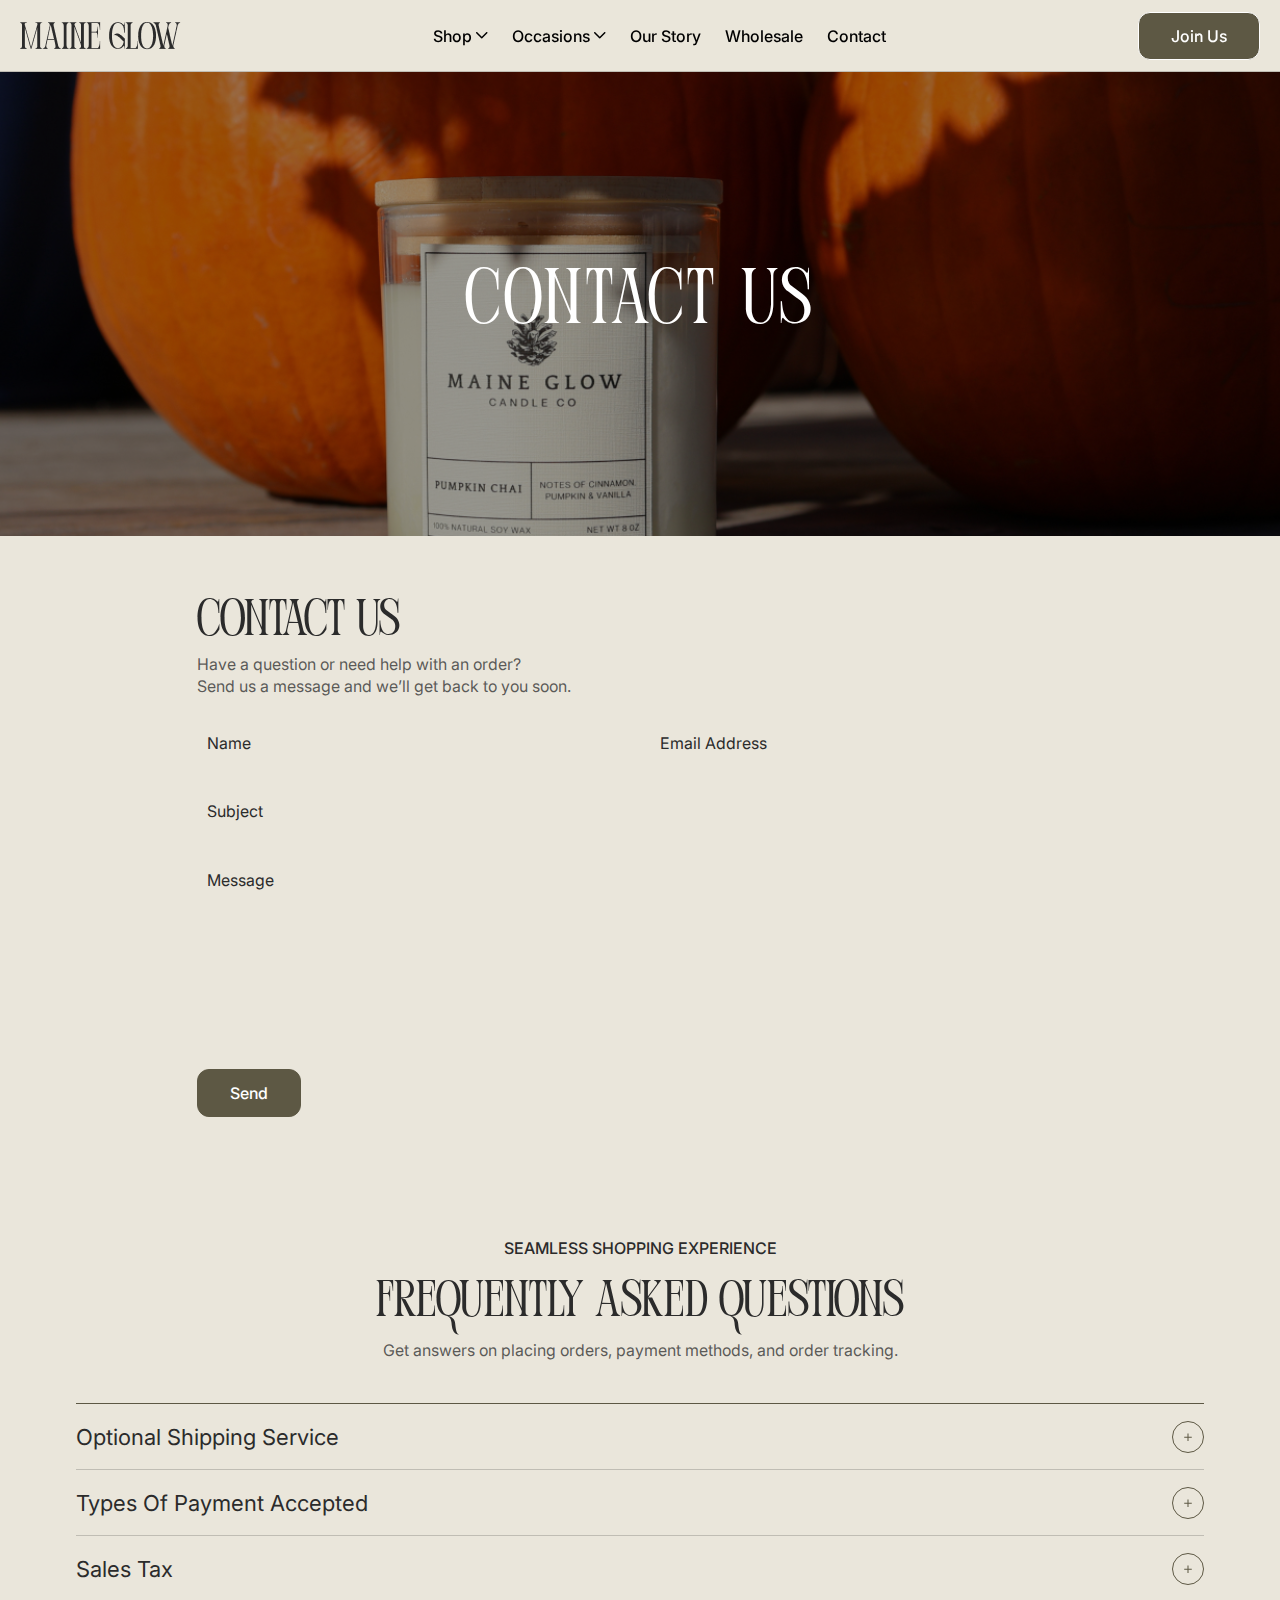
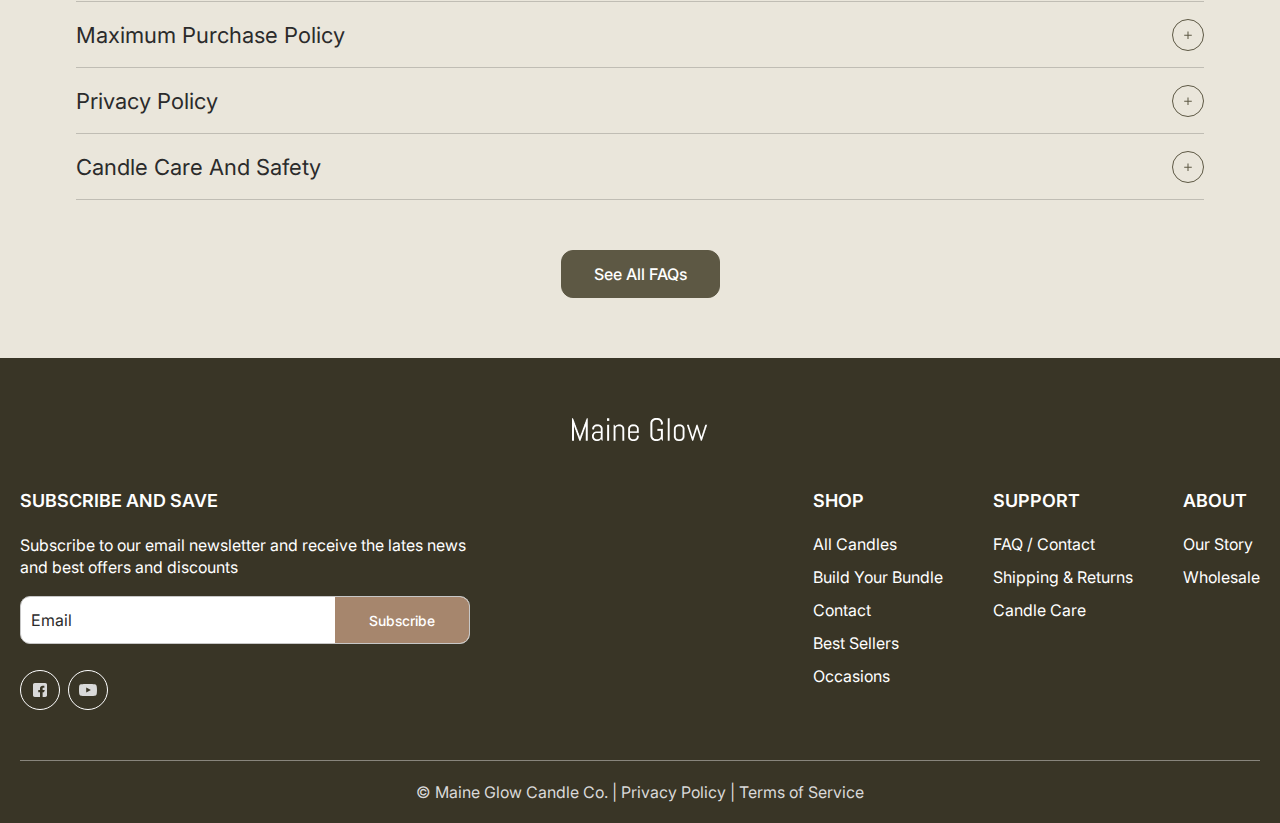
<file: contact.html>
<!DOCTYPE html>
<html lang="en">

<head>
	<meta charset="UTF-8">
	<meta name="viewport" content="width=device-width, initial-scale=1.0">
	<title>Contact</title>
	<!-- link css start -->
	<link rel="stylesheet" href="./assets/css/swiper-bundle.min.css">
	<link rel="stylesheet" href="./assets/css/faq-section.css">
	<link rel="stylesheet" href="./assets/css/contact.css">
	<link rel="stylesheet" href="./assets/css/common-banner-section.css">
	<link rel="stylesheet" href="./assets/css/main.css">
	<!-- link css end -->
</head>

<body>
	<header>
		<!-- navbar section start -->
		<nav class="navbar">
			<div class="navbar-wrapper">
				<div class="navbar-brand-with-menu-btn">
					<div class="mobile-menu-btn">
						<div class="ham-menu">
							<span></span>
							<span></span>
							<span></span>
						</div>
					</div>
					<div class="navbar-brand">
						<a href="index.html" class="navbar-logo">
							<img src="./assets/images/logo.png" alt="logo.png">
						</a>
					</div>
				</div>
				<div class="nav-link-wrapper">
					<span class="mobile-menu-close-window-btn"></span>
					<div class="nav-link-wrapper-inner">
						<div class="mobile-side-bar-top">
							<div class="mobile-menu-btn">
								<div class="ham-menu">
									<span></span>
									<span></span>
									<span></span>
								</div>
							</div>
							<a href="index.html" class="navbar-logo">
								<img src="./assets/images/logo.png" alt="logo.png">
							</a>
						</div>
						<div class="mobile-sidebar-content-wrap">
							<ul class="nav-links">
								<li class="nav-link">
									<div class="dropdown-wrapper">
										<span class="nav-link-text dropdown-btn1">Shop
											<span class="icon">
												<svg width="12" height="7" viewBox="0 0 12 7" fill="none" xmlns="http://www.w3.org/2000/svg">
													<path
														d="M11.2826 1.28318L6.28255 6.28318C6.21287 6.3531 6.13008 6.40857 6.03892 6.44643C5.94775 6.48428 5.85001 6.50377 5.7513 6.50377C5.65259 6.50377 5.55485 6.48428 5.46369 6.44643C5.37252 6.40857 5.28973 6.3531 5.22005 6.28318L0.220051 1.28318C0.0791548 1.14228 -2.09952e-09 0.951183 0 0.751926C2.09952e-09 0.552669 0.0791548 0.361572 0.220051 0.220676C0.360947 0.0797797 0.552044 0.000625136 0.751301 0.000625133C0.950558 0.000625131 1.14165 0.0797797 1.28255 0.220676L5.75193 4.69005L10.2213 0.220051C10.3622 0.079155 10.5533 0 10.7526 0C10.9518 0 11.1429 0.079155 11.2838 0.220051C11.4247 0.360948 11.5039 0.552044 11.5039 0.751301C11.5039 0.950559 11.4247 1.14165 11.2838 1.28255L11.2826 1.28318Z"
														fill="black" />
												</svg>
											</span>
										</span>
										<div class="sub-menu dropdown-sub-menu dropdown-sub-menu1">
											<ul>
												<li>
													<a href="collections.html">collection</a>
												</li>
												<li>
													<a href="product-details.html">product</a>
												</li>
											</ul>
										</div>
									</div>
								</li>
								<li class="nav-link">
									<div class="dropdown-wrapper">
										<span class="nav-link-text dropdown-btn1">Occasions
											<span class="icon">
												<svg width="12" height="7" viewBox="0 0 12 7" fill="none" xmlns="http://www.w3.org/2000/svg">
													<path
														d="M11.2826 1.28318L6.28255 6.28318C6.21287 6.3531 6.13008 6.40857 6.03892 6.44643C5.94775 6.48428 5.85001 6.50377 5.7513 6.50377C5.65259 6.50377 5.55485 6.48428 5.46369 6.44643C5.37252 6.40857 5.28973 6.3531 5.22005 6.28318L0.220051 1.28318C0.0791548 1.14228 -2.09952e-09 0.951183 0 0.751926C2.09952e-09 0.552669 0.0791548 0.361572 0.220051 0.220676C0.360947 0.0797797 0.552044 0.000625136 0.751301 0.000625133C0.950558 0.000625131 1.14165 0.0797797 1.28255 0.220676L5.75193 4.69005L10.2213 0.220051C10.3622 0.079155 10.5533 0 10.7526 0C10.9518 0 11.1429 0.079155 11.2838 0.220051C11.4247 0.360948 11.5039 0.552044 11.5039 0.751301C11.5039 0.950559 11.4247 1.14165 11.2838 1.28255L11.2826 1.28318Z"
														fill="black" />
												</svg>
											</span>
										</span>
										<div class="sub-menu dropdown-sub-menu dropdown-sub-menu1">
											<ul>
												<li>
													<a href="collections.html">Occasions 1</a>
												</li>
												<li>
													<a href="product-details.html">Occasions 2</a>
												</li>
											</ul>
										</div>
									</div>
								</li>
								<li class="nav-link">
									<a class="nav-link-text" href="about.html">Our Story</a>
								</li>
								<li class="nav-link">
									<a class="nav-link-text" href="#">Wholesale</a>
								</li>
								<li class="nav-link">
									<a class="nav-link-text" href="contact.html">Contact</a>
								</li>
							</ul>
						</div>
						<ul class="nav-icons mabile-nav-icons">
							<li>
								<a href="#"><svg width="14" height="14" viewBox="0 0 14 14" fill="none"
										xmlns="http://www.w3.org/2000/svg">
										<path fill-rule="evenodd" clip-rule="evenodd"
											d="M12.25 0H1.75C0.784875 0 0 0.784875 0 1.75V12.25C0 13.2151 0.784875 14 1.75 14H7V9.1875H5.25V7H7V5.25C7 4.55381 7.27656 3.88613 7.76884 3.39384C8.26113 2.90156 8.92881 2.625 9.625 2.625H11.375V4.8125H10.5C10.017 4.8125 9.625 4.767 9.625 5.25V7H11.8125L10.9375 9.1875H9.625V14H12.25C13.2151 14 14 13.2151 14 12.25V1.75C14 0.784875 13.2151 0 12.25 0Z"
											fill="#D9D9D9" />
									</svg>
								</a>
							</li>
							<li>
								<a href="#">
									<svg width="18" height="12" viewBox="0 0 18 12" fill="none" xmlns="http://www.w3.org/2000/svg">
										<path
											d="M17.55 1.82143C17.325 1.07143 16.7625 0.535714 15.975 0.321429C14.625 1.91586e-07 8.88749 0 8.88749 0C8.88749 0 3.26251 1.91586e-07 1.80001 0.321429C1.01251 0.535714 0.449997 1.07143 0.224997 1.82143C-3.43658e-06 3.21429 0 6 0 6C0 6 3.41982e-06 8.78571 0.337503 10.1786C0.562503 10.9286 1.125 11.4643 1.9125 11.6786C3.2625 12 9 12 9 12C9 12 14.625 12 16.0875 11.6786C16.875 11.4643 17.4375 10.9286 17.6625 10.1786C18 8.78571 18 6 18 6C18 6 18 3.21429 17.55 1.82143ZM7.19999 8.57143V3.42857L11.925 6L7.19999 8.57143Z"
											fill="#D9D9D9" />
									</svg>
								</a>
							</li>
						</ul>
					</div>
				</div>
				<ul class="nav-icons">
					<li><a href="#" class="nav-shop-btn btn primary-btn">Join Us <span></span></a></li>
				</ul>
			</div>
		</nav>
		<!-- navbar section end -->
	</header>

	<main>
		<!-- common-banner-section start -->
		<section class="common-banner contact-page-banner">
			<div class="container">
				<div class="common-banner-content">
					<div class="section-heading-wrapper">
						<h2 class="section-heading">contact us</h2>
					</div>
				</div>
			</div>
		</section>
		<!-- common-banner-section end -->

		<!-- contact section start -->
		<section class="section contact-section">
			<div class="container">
				<div class="section-heading-wrapper">
					<h2 class="section-heading">Contact us </h2>
					<p class="section-heading-text">Have a question or need help with an order? <br>Send us a message and we’ll get
						back to you soon.</p>
				</div>
				<form action="" class="contact-form">
					<div class="contact-field-row">
						<div class="contact-field-col">
							<input type="text" placeholder="Name">
						</div>
						<div class="contact-field-col">
							<input type="email" placeholder="Email address">
						</div>
					</div>
					<div class="contact-field-col">
						<input type="text" placeholder="subject">
					</div>
					<div class="contact-field-col">
						<textarea name="comment" placeholder="Message" rows="8" cols="81"></textarea>
					</div>
					<div class="contact-btn">
						<a href="#" class="btn primary-btn">send <span></span></a>
					</div>
				</form>
			</div>
		</section>
		<!-- contact section end -->

		<!-- faq-section start -->
		<section class="section faq-section">
			<div class="container">
				<div class="section-heading-wrapper">
					<p class="section-sub-heading">Seamless Shopping Experience</p>
					<h2 class="section-heading">Frequently asked questions</h2>
					<p class="section-heading-text">Get answers on placing orders, payment methods, and order tracking.</p>
				</div>
				<div class="faq-wrapper">
					<div class="faq-accordion">
						<div class="faq-accordion-items">
							<div class="faq-accordion-item">
								<div class="item-title-wrapper faq-accordion-toggle-btn">
									<p class="item-title">Optional shipping service</p>
									<span class="icon">
										<svg width="32" height="32" viewBox="0 0 32 32" fill="none" xmlns="http://www.w3.org/2000/svg">
											<rect x="0.5" y="0.5" width="31" height="31" rx="15.5" stroke="#5D5844" />
											<path d="M16.51 15.695H19.78V16.715H16.51V20H15.49V16.715H12.22V15.695H15.49V12.41H16.51V15.695Z"
												fill="#5D5844" />
										</svg>
									</span>
								</div>
								<div class="faq-accordion-item-content">
									<ul>
										<li>
											<p><strong>Fabric:</strong> Made from 100% fine cotton, ensuring a soft, breathable feel that
												keeps you comfortable throughout the day.</p>
										</li>
										<li>
											<p><strong>Yarn-Dyed:</strong> The fabric is <strong>yarn-dyed</strong>, meaning the colors
												are woven into the fibers rather than printed, ensuring lasting vibrancy and a premium
												finish.</p>
										</li>
										<li>
											<p><strong>GSM 220:</strong> The <strong>medium-weight fabric</strong> (220 GSM) offers
												durability while maintaining a comfortable, lightweight feel.</p>
										</li>
										<li>
											<p><strong>Fit:</strong> Designed in a <strong>regular fit</strong>, offering a structured yet
												relaxed silhouette for all-day wear.</p>
										</li>
									</ul>
								</div>
							</div>
							<div class="faq-accordion-item">
								<div class="item-title-wrapper faq-accordion-toggle-btn">
									<p class="item-title">Types of payment accepted</p>
									<span class="icon">
										<svg width="32" height="32" viewBox="0 0 32 32" fill="none" xmlns="http://www.w3.org/2000/svg">
											<rect x="0.5" y="0.5" width="31" height="31" rx="15.5" stroke="#5D5844" />
											<path d="M16.51 15.695H19.78V16.715H16.51V20H15.49V16.715H12.22V15.695H15.49V12.41H16.51V15.695Z"
												fill="#5D5844" />
										</svg>
									</span>
								</div>
								<div class="faq-accordion-item-content">
									<ul>
										<li>
											<p><strong>Fabric:</strong> Made from 100% fine cotton, ensuring a soft, breathable feel that
												keeps you comfortable throughout the day.</p>
										</li>
										<li>
											<p><strong>Yarn-Dyed:</strong> The fabric is <strong>yarn-dyed</strong>, meaning the colors
												are woven into the fibers rather than printed, ensuring lasting vibrancy and a premium
												finish.</p>
										</li>
										<li>
											<p><strong>GSM 220:</strong> The <strong>medium-weight fabric</strong> (220 GSM) offers
												durability while maintaining a comfortable, lightweight feel.</p>
										</li>
										<li>
											<p><strong>Fit:</strong> Designed in a <strong>regular fit</strong>, offering a structured yet
												relaxed silhouette for all-day wear.</p>
										</li>
									</ul>
								</div>
							</div>
							<div class="faq-accordion-item">
								<div class="item-title-wrapper faq-accordion-toggle-btn">
									<p class="item-title">Sales Tax</p>
									<span class="icon">
										<svg width="32" height="32" viewBox="0 0 32 32" fill="none" xmlns="http://www.w3.org/2000/svg">
											<rect x="0.5" y="0.5" width="31" height="31" rx="15.5" stroke="#5D5844" />
											<path d="M16.51 15.695H19.78V16.715H16.51V20H15.49V16.715H12.22V15.695H15.49V12.41H16.51V15.695Z"
												fill="#5D5844" />
										</svg>
									</span>
								</div>
								<div class="faq-accordion-item-content">
									<ul>
										<li>
											<p><strong>Fabric:</strong> Made from 100% fine cotton, ensuring a soft, breathable feel that
												keeps you comfortable throughout the day.</p>
										</li>
										<li>
											<p><strong>Yarn-Dyed:</strong> The fabric is <strong>yarn-dyed</strong>, meaning the colors
												are woven into the fibers rather than printed, ensuring lasting vibrancy and a premium
												finish.</p>
										</li>
										<li>
											<p><strong>GSM 220:</strong> The <strong>medium-weight fabric</strong> (220 GSM) offers
												durability while maintaining a comfortable, lightweight feel.</p>
										</li>
										<li>
											<p><strong>Fit:</strong> Designed in a <strong>regular fit</strong>, offering a structured yet
												relaxed silhouette for all-day wear.</p>
										</li>
									</ul>
								</div>
							</div>
							<div class="faq-accordion-item">
								<div class="item-title-wrapper faq-accordion-toggle-btn">
									<p class="item-title">Maximum purchase policy </p>
									<span class="icon">
										<svg width="32" height="32" viewBox="0 0 32 32" fill="none" xmlns="http://www.w3.org/2000/svg">
											<rect x="0.5" y="0.5" width="31" height="31" rx="15.5" stroke="#5D5844" />
											<path d="M16.51 15.695H19.78V16.715H16.51V20H15.49V16.715H12.22V15.695H15.49V12.41H16.51V15.695Z"
												fill="#5D5844" />
										</svg>
									</span>
								</div>
								<div class="faq-accordion-item-content">
									<ul>
										<li>
											<p><strong>Fabric:</strong> Made from 100% fine cotton, ensuring a soft, breathable feel that
												keeps you comfortable throughout the day.</p>
										</li>
										<li>
											<p><strong>Yarn-Dyed:</strong> The fabric is <strong>yarn-dyed</strong>, meaning the colors
												are woven into the fibers rather than printed, ensuring lasting vibrancy and a premium
												finish.</p>
										</li>
										<li>
											<p><strong>GSM 220:</strong> The <strong>medium-weight fabric</strong> (220 GSM) offers
												durability while maintaining a comfortable, lightweight feel.</p>
										</li>
										<li>
											<p><strong>Fit:</strong> Designed in a <strong>regular fit</strong>, offering a structured yet
												relaxed silhouette for all-day wear.</p>
										</li>
									</ul>
								</div>
							</div>
							<div class="faq-accordion-item">
								<div class="item-title-wrapper faq-accordion-toggle-btn">
									<p class="item-title">Privacy policy</p>
									<span class="icon">
										<svg width="32" height="32" viewBox="0 0 32 32" fill="none" xmlns="http://www.w3.org/2000/svg">
											<rect x="0.5" y="0.5" width="31" height="31" rx="15.5" stroke="#5D5844" />
											<path d="M16.51 15.695H19.78V16.715H16.51V20H15.49V16.715H12.22V15.695H15.49V12.41H16.51V15.695Z"
												fill="#5D5844" />
										</svg>
									</span>
								</div>
								<div class="faq-accordion-item-content">
									<ul>
										<li>
											<p><strong>Fabric:</strong> Made from 100% fine cotton, ensuring a soft, breathable feel that
												keeps you comfortable throughout the day.</p>
										</li>
										<li>
											<p><strong>Yarn-Dyed:</strong> The fabric is <strong>yarn-dyed</strong>, meaning the colors
												are woven into the fibers rather than printed, ensuring lasting vibrancy and a premium
												finish.</p>
										</li>
										<li>
											<p><strong>GSM 220:</strong> The <strong>medium-weight fabric</strong> (220 GSM) offers
												durability while maintaining a comfortable, lightweight feel.</p>
										</li>
										<li>
											<p><strong>Fit:</strong> Designed in a <strong>regular fit</strong>, offering a structured yet
												relaxed silhouette for all-day wear.</p>
										</li>
									</ul>
								</div>
							</div>
							<div class="faq-accordion-item">
								<div class="item-title-wrapper faq-accordion-toggle-btn">
									<p class="item-title">candle care and safety</p>
									<span class="icon">
										<svg width="32" height="32" viewBox="0 0 32 32" fill="none" xmlns="http://www.w3.org/2000/svg">
											<rect x="0.5" y="0.5" width="31" height="31" rx="15.5" stroke="#5D5844" />
											<path d="M16.51 15.695H19.78V16.715H16.51V20H15.49V16.715H12.22V15.695H15.49V12.41H16.51V15.695Z"
												fill="#5D5844" />
										</svg>
									</span>
								</div>
								<div class="faq-accordion-item-content">
									<ul>
										<li>
											<p><strong>Fabric:</strong> Made from 100% fine cotton, ensuring a soft, breathable feel that
												keeps you comfortable throughout the day.</p>
										</li>
										<li>
											<p><strong>Yarn-Dyed:</strong> The fabric is <strong>yarn-dyed</strong>, meaning the colors
												are woven into the fibers rather than printed, ensuring lasting vibrancy and a premium
												finish.</p>
										</li>
										<li>
											<p><strong>GSM 220:</strong> The <strong>medium-weight fabric</strong> (220 GSM) offers
												durability while maintaining a comfortable, lightweight feel.</p>
										</li>
										<li>
											<p><strong>Fit:</strong> Designed in a <strong>regular fit</strong>, offering a structured yet
												relaxed silhouette for all-day wear.</p>
										</li>
									</ul>
								</div>
							</div>
						</div>
						<div class="section-btn">
							<a href="#" class="btn primary-btn">See All FAQs <span></span></a>
						</div>
					</div>
				</div>
			</div>
		</section>
		<!-- faq-section end -->

	</main>

	<!-- footer section start -->
	<footer class="section footer-section">
		<div class="container">
			<div class="footer-logo">
				<a href="#">
					<img src="./assets/images/footer-logo.png" alt="footer-logo.png">
				</a>
			</div>
			<div class="footer-items">
				<div class="footer-left-items">
					<div class="footer-item">
						<p class="footer-item-title">SUBSCRIBE AND SAVE</p>
						<div class="footer-newsletter-wrap">
							<p class="footer-newsletter-text">Subscribe to our email newsletter and receive the lates news and best
								offers and discounts </p>
							<div class="footer-newsletter-field">
								<input type="email" placeholder="email">
								<button class="footer-newsletter-btn btn">subscribe</button>
							</div>
						</div>
						<ul class="nav-icons footer-icons">
							<li>
								<a href="#">
									<svg width="14" height="14" viewBox="0 0 14 14" fill="none" xmlns="http://www.w3.org/2000/svg">
										<path fill-rule="evenodd" clip-rule="evenodd"
											d="M12.25 0H1.75C0.784875 0 0 0.784875 0 1.75V12.25C0 13.2151 0.784875 14 1.75 14H7V9.1875H5.25V7H7V5.25C7 4.55381 7.27656 3.88613 7.76884 3.39384C8.26113 2.90156 8.92881 2.625 9.625 2.625H11.375V4.8125H10.5C10.017 4.8125 9.625 4.767 9.625 5.25V7H11.8125L10.9375 9.1875H9.625V14H12.25C13.2151 14 14 13.2151 14 12.25V1.75C14 0.784875 13.2151 0 12.25 0Z"
											fill="#D9D9D9" />
									</svg>
								</a>
							</li>
							<li>
								<a href="#">
									<svg width="18" height="12" viewBox="0 0 18 12" fill="none" xmlns="http://www.w3.org/2000/svg">
										<path
											d="M17.55 1.82143C17.325 1.07143 16.7625 0.535714 15.975 0.321429C14.625 1.91586e-07 8.88749 0 8.88749 0C8.88749 0 3.26251 1.91586e-07 1.80001 0.321429C1.01251 0.535714 0.449997 1.07143 0.224997 1.82143C-3.43658e-06 3.21429 0 6 0 6C0 6 3.41982e-06 8.78571 0.337503 10.1786C0.562503 10.9286 1.125 11.4643 1.9125 11.6786C3.2625 12 9 12 9 12C9 12 14.625 12 16.0875 11.6786C16.875 11.4643 17.4375 10.9286 17.6625 10.1786C18 8.78571 18 6 18 6C18 6 18 3.21429 17.55 1.82143ZM7.19999 8.57143V3.42857L11.925 6L7.19999 8.57143Z"
											fill="#D9D9D9" />
									</svg>
								</a>
							</li>
						</ul>
					</div>
				</div>
				<div class="footer-right-items">
					<div class="footer-item">
						<p class="footer-item-title">Shop</p>
						<ul class="footer-list">
							<li><a href="#">All Candles</a></li>
							<li><a href="#">Build Your Bundle</a></li>
							<li><a href="#">contact</a></li>
							<li><a href="#">Best Sellers</a></li>
							<li><a href="#">Occasions</a></li>
						</ul>
					</div>
					<div class="footer-item">
						<p class="footer-item-title">Support</p>
						<ul class="footer-list">
							<li><a href="#">FAQ / Contact</a></li>
							<li><a href="#">Shipping & Returns</a></li>
							<li><a href="#">Candle Care</a></li>
						</ul>
					</div>
					<div class="footer-item">
						<p class="footer-item-title">About</p>
						<ul class="footer-list">
							<li><a href="#">Our Story</a></li>
							<li><a href="#">Wholesale</a></li>
						</ul>
					</div>
				</div>
			</div>
			<div class="copyright-area">
				<div class="copyright-content">
					<p class="copyright-text">&copy; Maine Glow Candle Co. | <a href="#">Privacy Policy</a> | <a href="#">Terms
							of Service</a> </p>
				</div>
			</div>
		</div>
	</footer>
	<!-- footer section end -->

	<!-- js link start-->
	<script src="./assets/js/jquery-3.7.1.min.js"></script>
	<script src="./assets/js/swiper-bundle.min.js"></script>
	<script src="./assets/js/script.js"></script>
	<!-- js link end-->
</body>

</html>
</file>
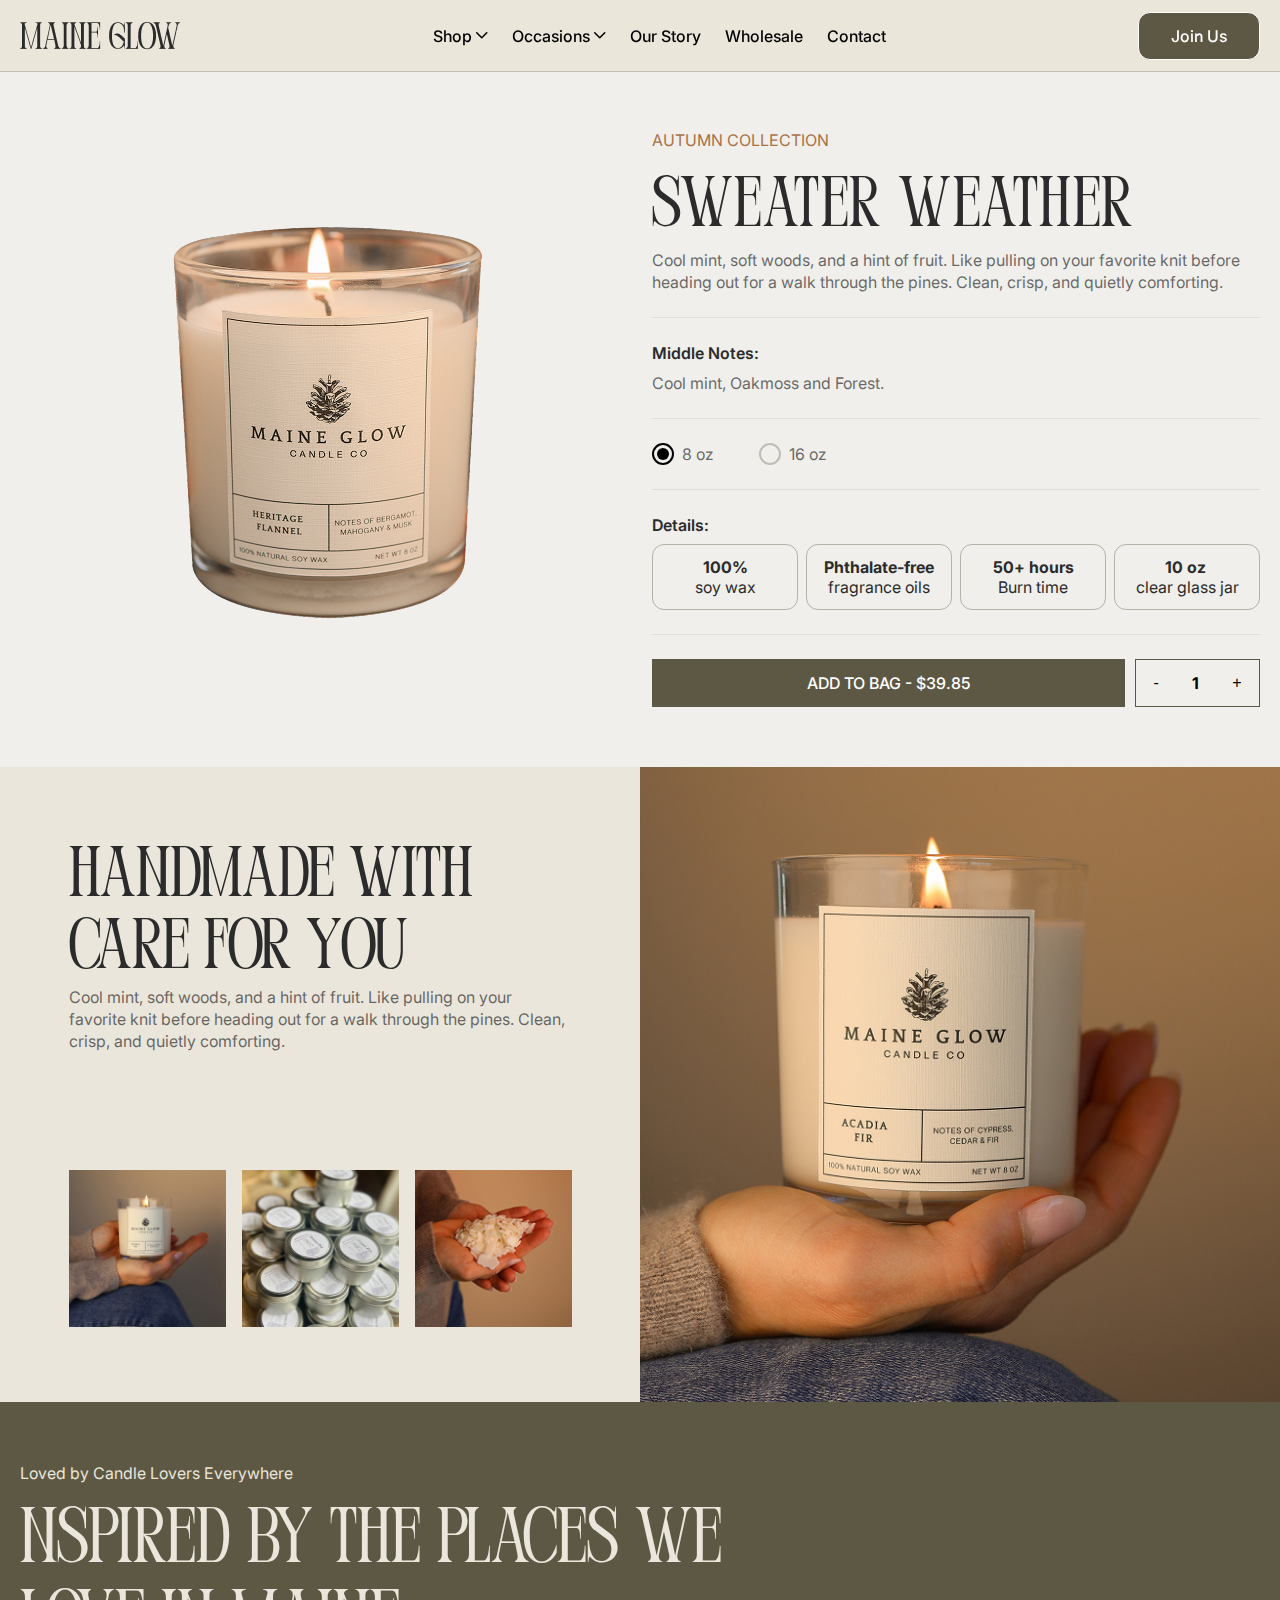
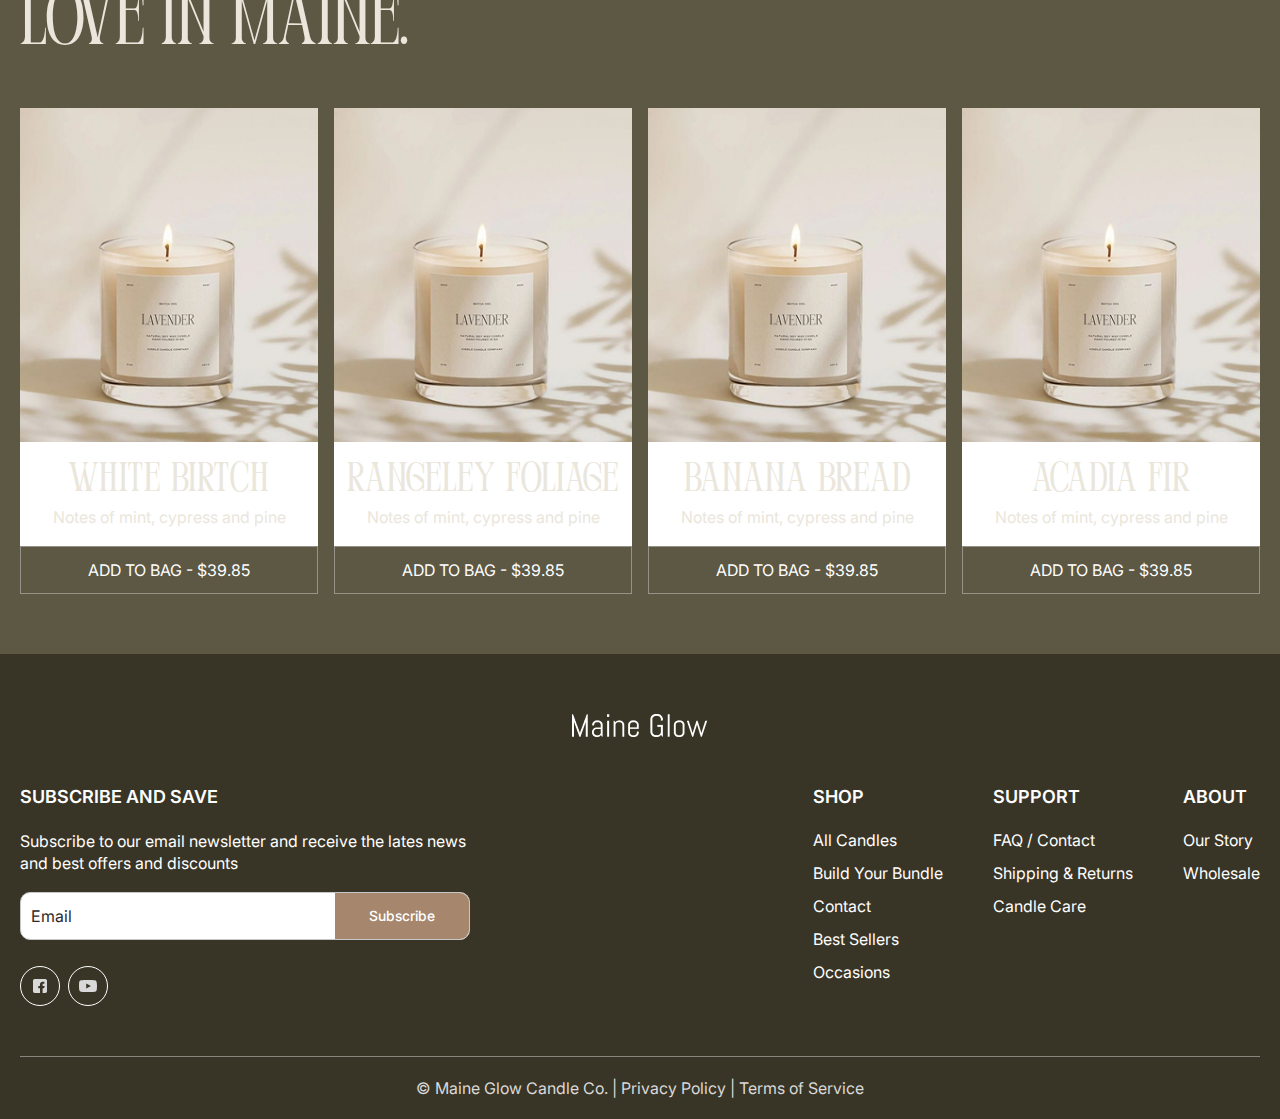
<file: product-details.html>
<!DOCTYPE html>
<html lang="en">

<head>
	<meta charset="UTF-8">
	<meta name="viewport" content="width=device-width, initial-scale=1.0">
	<title>Product</title>
	<!-- link css start -->
	<link rel="stylesheet" href="./assets/css/swiper-bundle.min.css">
	<link rel="stylesheet" href="./assets/css/card.css">
	<link rel="stylesheet" href="./assets/css/product-listing-section.css">
	<link rel="stylesheet" href="./assets/css/img-text-section.css">
	<link rel="stylesheet" href="./assets/css/product-details-section.css">
	<link rel="stylesheet" href="./assets/css/main.css">
	<!-- link css end -->
</head>

<body>
	<header>
		<!-- navbar section start -->
		<nav class="navbar">
			<div class="navbar-wrapper">
				<div class="navbar-brand-with-menu-btn">
					<div class="mobile-menu-btn">
						<div class="ham-menu">
							<span></span>
							<span></span>
							<span></span>
						</div>
					</div>
					<div class="navbar-brand">
						<a href="index.html" class="navbar-logo">
							<img src="./assets/images/logo.png" alt="logo.png">
						</a>
					</div>
				</div>
				<div class="nav-link-wrapper">
					<span class="mobile-menu-close-window-btn"></span>
					<div class="nav-link-wrapper-inner">
						<div class="mobile-side-bar-top">
							<div class="mobile-menu-btn">
								<div class="ham-menu">
									<span></span>
									<span></span>
									<span></span>
								</div>
							</div>
							<a href="index.html" class="navbar-logo">
								<img src="./assets/images/logo.png" alt="logo.png">
							</a>
						</div>
						<div class="mobile-sidebar-content-wrap">
							<ul class="nav-links">
								<li class="nav-link">
									<div class="dropdown-wrapper">
										<span class="nav-link-text dropdown-btn1">Shop
											<span class="icon">
												<svg width="12" height="7" viewBox="0 0 12 7" fill="none" xmlns="http://www.w3.org/2000/svg">
													<path
														d="M11.2826 1.28318L6.28255 6.28318C6.21287 6.3531 6.13008 6.40857 6.03892 6.44643C5.94775 6.48428 5.85001 6.50377 5.7513 6.50377C5.65259 6.50377 5.55485 6.48428 5.46369 6.44643C5.37252 6.40857 5.28973 6.3531 5.22005 6.28318L0.220051 1.28318C0.0791548 1.14228 -2.09952e-09 0.951183 0 0.751926C2.09952e-09 0.552669 0.0791548 0.361572 0.220051 0.220676C0.360947 0.0797797 0.552044 0.000625136 0.751301 0.000625133C0.950558 0.000625131 1.14165 0.0797797 1.28255 0.220676L5.75193 4.69005L10.2213 0.220051C10.3622 0.079155 10.5533 0 10.7526 0C10.9518 0 11.1429 0.079155 11.2838 0.220051C11.4247 0.360948 11.5039 0.552044 11.5039 0.751301C11.5039 0.950559 11.4247 1.14165 11.2838 1.28255L11.2826 1.28318Z"
														fill="black" />
												</svg>
											</span>
										</span>
										<div class="sub-menu dropdown-sub-menu dropdown-sub-menu1">
											<ul>
												<li>
													<a href="collections.html">collection</a>
												</li>
												<li>
													<a href="product-details.html">product</a>
												</li>
											</ul>
										</div>
									</div>
								</li>
								<li class="nav-link">
									<div class="dropdown-wrapper">
										<span class="nav-link-text dropdown-btn1">Occasions
											<span class="icon">
												<svg width="12" height="7" viewBox="0 0 12 7" fill="none" xmlns="http://www.w3.org/2000/svg">
													<path
														d="M11.2826 1.28318L6.28255 6.28318C6.21287 6.3531 6.13008 6.40857 6.03892 6.44643C5.94775 6.48428 5.85001 6.50377 5.7513 6.50377C5.65259 6.50377 5.55485 6.48428 5.46369 6.44643C5.37252 6.40857 5.28973 6.3531 5.22005 6.28318L0.220051 1.28318C0.0791548 1.14228 -2.09952e-09 0.951183 0 0.751926C2.09952e-09 0.552669 0.0791548 0.361572 0.220051 0.220676C0.360947 0.0797797 0.552044 0.000625136 0.751301 0.000625133C0.950558 0.000625131 1.14165 0.0797797 1.28255 0.220676L5.75193 4.69005L10.2213 0.220051C10.3622 0.079155 10.5533 0 10.7526 0C10.9518 0 11.1429 0.079155 11.2838 0.220051C11.4247 0.360948 11.5039 0.552044 11.5039 0.751301C11.5039 0.950559 11.4247 1.14165 11.2838 1.28255L11.2826 1.28318Z"
														fill="black" />
												</svg>
											</span>
										</span>
										<div class="sub-menu dropdown-sub-menu dropdown-sub-menu1">
											<ul>
												<li>
													<a href="collections.html">Occasions 1</a>
												</li>
												<li>
													<a href="product-details.html">Occasions 2</a>
												</li>
											</ul>
										</div>
									</div>
								</li>
								<li class="nav-link">
									<a class="nav-link-text" href="about.html">Our Story</a>
								</li>
								<li class="nav-link">
									<a class="nav-link-text" href="#">Wholesale</a>
								</li>
								<li class="nav-link">
									<a class="nav-link-text" href="contact.html">Contact</a>
								</li>
							</ul>
						</div>
						<ul class="nav-icons mabile-nav-icons">
							<li>
								<a href="#"><svg width="14" height="14" viewBox="0 0 14 14" fill="none"
										xmlns="http://www.w3.org/2000/svg">
										<path fill-rule="evenodd" clip-rule="evenodd"
											d="M12.25 0H1.75C0.784875 0 0 0.784875 0 1.75V12.25C0 13.2151 0.784875 14 1.75 14H7V9.1875H5.25V7H7V5.25C7 4.55381 7.27656 3.88613 7.76884 3.39384C8.26113 2.90156 8.92881 2.625 9.625 2.625H11.375V4.8125H10.5C10.017 4.8125 9.625 4.767 9.625 5.25V7H11.8125L10.9375 9.1875H9.625V14H12.25C13.2151 14 14 13.2151 14 12.25V1.75C14 0.784875 13.2151 0 12.25 0Z"
											fill="#D9D9D9" />
									</svg>
								</a>
							</li>
							<li>
								<a href="#">
									<svg width="18" height="12" viewBox="0 0 18 12" fill="none" xmlns="http://www.w3.org/2000/svg">
										<path
											d="M17.55 1.82143C17.325 1.07143 16.7625 0.535714 15.975 0.321429C14.625 1.91586e-07 8.88749 0 8.88749 0C8.88749 0 3.26251 1.91586e-07 1.80001 0.321429C1.01251 0.535714 0.449997 1.07143 0.224997 1.82143C-3.43658e-06 3.21429 0 6 0 6C0 6 3.41982e-06 8.78571 0.337503 10.1786C0.562503 10.9286 1.125 11.4643 1.9125 11.6786C3.2625 12 9 12 9 12C9 12 14.625 12 16.0875 11.6786C16.875 11.4643 17.4375 10.9286 17.6625 10.1786C18 8.78571 18 6 18 6C18 6 18 3.21429 17.55 1.82143ZM7.19999 8.57143V3.42857L11.925 6L7.19999 8.57143Z"
											fill="#D9D9D9" />
									</svg>
								</a>
							</li>
						</ul>
					</div>
				</div>
				<ul class="nav-icons">
					<li><a href="#" class="nav-shop-btn btn primary-btn">Join Us <span></span></a></li>
				</ul>
			</div>
		</nav>
		<!-- navbar section end -->
	</header>

	<main>
		<!-- product-details-section start -->
		<section class="section product-details-section">
			<div class="container">
				<div class="product-details-wrapper">
					<div class="product-details-img">
						<div class="product-details-img-item">
							<img src="./assets/images/product-details-img.png" alt="product-details-img.png">
						</div>
					</div>
					<div class="product-details-content">
						<p class="product-details-subtitle">AUTUMN COLLECTION</p>
						<h1 class="product-details-title">Sweater Weather</h1>
						<p class="product-details-text">Cool mint, soft woods, and a hint of fruit. Like pulling on your favorite
							knit before heading out for a walk through the pines. Clean, crisp, and quietly comforting.</p>
						<div class="product-details-item">
							<p class="product-details-item-title">Middle Notes:</p>
							<div class="product-details-item-content">
								<p class="product-details-item-text">Cool mint, Oakmoss and Forest.</p>
							</div>
						</div>
						<div class="product-varient">
							<div class="product-varient-field-wrap">
								<div class="product-varient-input-field">
									<input class="product-varient-input" type="radio" id="product-size1" name="size" value="8" checked="">
									<label class="product-varient-label" for="product-size1">
										<div class="checkbox-with-label-title">
											<div class="check-box">
												<span class="check-box-color"></span>
											</div>
											<div class="label-content-title">
												<p class="label-content-title-text">8 oz</p>
											</div>
										</div>
									</label>
								</div>
								<div class="product-varient-input-field product-plan">
									<input class="product-varient-input" type="radio" id="product-size2" name="size" value="16">
									<label class="product-varient-label" for="product-size2">
										<div class="checkbox-with-label-title">
											<div class="check-box">
												<span class="check-box-color"></span>
											</div>
											<div class="label-content-title">
												<p class="label-content-title-text">16 oz</p>
											</div>
										</div>
									</label>
								</div>
							</div>
						</div>
						<div class="product-details-item">
							<p class="product-details-item-title">Details:</p>
							<div class="product-details-item-content">
								<div class="product-details-content-items">
									<div class="product-details-content-item">
										<p class="product-details-content-item-title">100%</p>
										<p class="product-details-content-item-text">soy wax</p>
									</div>
									<div class="product-details-content-item">
										<p class="product-details-content-item-title">Phthalate-free</p>
										<p class="product-details-content-item-text">fragrance oils</p>
									</div>
									<div class="product-details-content-item">
										<p class="product-details-content-item-title">50+ hours</p>
										<p class="product-details-content-item-text">Burn time</p>
									</div>
									<div class="product-details-content-item">
										<p class="product-details-content-item-title">10 oz </p>
										<p class="product-details-content-item-text">clear glass jar</p>
									</div>
								</div>
							</div>
						</div>
						<div class="product-details-btn">
							<buttton class="btn primary-btn">ADD TO BAG - $39.85 <span></span></buttton>
							<div class="product-quantity">
								<button type="button" class="quantity-decrease">-</button>
								<input type="number" value="1" class="quantity-total">
								<button type="button" class="quantity-increase">+</button>
							</div>
						</div>
					</div>
				</div>
			</div>
		</section>
		<!-- product-details-section end -->

		<!-- img-text-section start -->
		<section class="img-text-section">
			<div class="img-text-wrapper">
				<div class="img-text-content">
					<div class="img-text-content-inner-wrap">
						<div class="img-text-content-inner">
							<h2 class="img-text-content-title">Handmade with care for you</h2>
							<p class="img-text-content-text">Cool mint, soft woods, and a hint of fruit. Like pulling on your favorite
								knit before heading out for a walk through the pines. Clean, crisp, and quietly comforting.</p>
						</div>
						<div class="img-text-content-img-wrap">
							<div class="img-text-content-img">
								<img src="./assets/images/img-text-content-img (1).jpg" alt="img-text-content-img (1).jpg">
							</div>
							<div class="img-text-content-img">
								<img src="./assets/images/img-text-content-img (2).jpg" alt="img-text-content-img (2).jpg">
							</div>
							<div class="img-text-content-img">
								<img src="./assets/images/img-text-content-img (3).jpg" alt="img-text-content-img (3).jpg">
							</div>
						</div>
					</div>
				</div>
				<div class="img-text-img">
					<img src="./assets/images/img-text-img.jpg" alt="img-text-img.jpg">
				</div>
			</div>
		</section>
		<!-- img-text-section end -->

		<!-- product-listing-section start -->
		<section class="section product-listing-section2">
			<div class="container">
				<div class="section-heading-wrapper">
					<p class="section-sub-heading">Loved by Candle Lovers Everywhere</p>
					<h2 class="section-heading">nspired by the places we love in Maine.</h2>
				</div>
				<div class="product-listing-items">
					<div class="product-listing-item">
						<div class="product-card card_hover">
							<div class="card-image-wrap">
								<div class="card-img">
									<a class="main-img" href="#">
										<img class="card_img" src="./assets/images/product-img1.jpg" alt="product-img1.jpg">
									</a>
									<a class="hover-img" href="#">
										<img class="card_hover_img" src="./assets/images/product-img1.jpg" alt="product-img1.jpg">
									</a>
								</div>
							</div>
							<div class="card-content">
								<a href="#" class="card-title">White birtch</a>
								<p class="card-text">Notes of mint, cypress and pine</p>
								<div class="card-btn">
									<a href="#" class="btn primary-btn">ADD TO BAG - $39.85<span></span></a>
								</div>
							</div>
						</div>
					</div>
					<div class="product-listing-item">
						<div class="product-card card_hover">
							<div class="card-image-wrap">
								<div class="card-img">
									<a class="main-img" href="#">
										<img class="card_img" src="./assets/images/product-img1.jpg" alt="product-img1.jpg">
									</a>
									<a class="hover-img" href="#">
										<img class="card_hover_img" src="./assets/images/product-img1.jpg" alt="product-img1.jpg">
									</a>
								</div>
							</div>
							<div class="card-content">
								<a href="#" class="card-title">Rangeley Foliage</a>
								<p class="card-text">Notes of mint, cypress and pine</p>
								<div class="card-btn">
									<a href="#" class="btn primary-btn">ADD TO BAG - $39.85<span></span></a>
								</div>
							</div>
						</div>
					</div>
					<div class="product-listing-item">
						<div class="product-card card_hover">
							<div class="card-image-wrap">
								<div class="card-img">
									<a class="main-img" href="#">
										<img class="card_img" src="./assets/images/product-img1.jpg" alt="product-img1.jpg">
									</a>
									<a class="hover-img" href="#">
										<img class="card_hover_img" src="./assets/images/product-img1.jpg" alt="product-img1.jpg">
									</a>
								</div>
							</div>
							<div class="card-content">
								<a href="#" class="card-title">Banana bread</a>
								<p class="card-text">Notes of mint, cypress and pine</p>
								<div class="card-btn">
									<a href="#" class="btn primary-btn">ADD TO BAG - $39.85<span></span></a>
								</div>
							</div>
						</div>
					</div>
					<div class="product-listing-item">
						<div class="product-card card_hover">
							<div class="card-image-wrap">
								<div class="card-img">
									<a class="main-img" href="#">
										<img class="card_img" src="./assets/images/product-img1.jpg" alt="product-img1.jpg">
									</a>
									<a class="hover-img" href="#">
										<img class="card_hover_img" src="./assets/images/product-img1.jpg" alt="product-img1.jpg">
									</a>
								</div>
							</div>
							<div class="card-content">
								<a href="#" class="card-title">acadia fir</a>
								<p class="card-text">Notes of mint, cypress and pine</p>
								<div class="card-btn">
									<a href="#" class="btn primary-btn">ADD TO BAG - $39.85<span></span></a>
								</div>
							</div>
						</div>
					</div>
				</div>
			</div>
		</section>
		<!-- product-slider-section end -->
	</main>

	<!-- footer section start -->
	<footer class="section footer-section">
		<div class="container">
			<div class="footer-logo">
				<a href="#">
					<img src="./assets/images/footer-logo.png" alt="footer-logo.png">
				</a>
			</div>
			<div class="footer-items">
				<div class="footer-left-items">
					<div class="footer-item">
						<p class="footer-item-title">SUBSCRIBE AND SAVE</p>
						<div class="footer-newsletter-wrap">
							<p class="footer-newsletter-text">Subscribe to our email newsletter and receive the lates news and best
								offers and discounts </p>
							<div class="footer-newsletter-field">
								<input type="email" placeholder="email">
								<button class="footer-newsletter-btn btn">subscribe</button>
							</div>
						</div>
						<ul class="nav-icons footer-icons">
							<li>
								<a href="#">
									<svg width="14" height="14" viewBox="0 0 14 14" fill="none" xmlns="http://www.w3.org/2000/svg">
										<path fill-rule="evenodd" clip-rule="evenodd"
											d="M12.25 0H1.75C0.784875 0 0 0.784875 0 1.75V12.25C0 13.2151 0.784875 14 1.75 14H7V9.1875H5.25V7H7V5.25C7 4.55381 7.27656 3.88613 7.76884 3.39384C8.26113 2.90156 8.92881 2.625 9.625 2.625H11.375V4.8125H10.5C10.017 4.8125 9.625 4.767 9.625 5.25V7H11.8125L10.9375 9.1875H9.625V14H12.25C13.2151 14 14 13.2151 14 12.25V1.75C14 0.784875 13.2151 0 12.25 0Z"
											fill="#D9D9D9" />
									</svg>
								</a>
							</li>
							<li>
								<a href="#">
									<svg width="18" height="12" viewBox="0 0 18 12" fill="none" xmlns="http://www.w3.org/2000/svg">
										<path
											d="M17.55 1.82143C17.325 1.07143 16.7625 0.535714 15.975 0.321429C14.625 1.91586e-07 8.88749 0 8.88749 0C8.88749 0 3.26251 1.91586e-07 1.80001 0.321429C1.01251 0.535714 0.449997 1.07143 0.224997 1.82143C-3.43658e-06 3.21429 0 6 0 6C0 6 3.41982e-06 8.78571 0.337503 10.1786C0.562503 10.9286 1.125 11.4643 1.9125 11.6786C3.2625 12 9 12 9 12C9 12 14.625 12 16.0875 11.6786C16.875 11.4643 17.4375 10.9286 17.6625 10.1786C18 8.78571 18 6 18 6C18 6 18 3.21429 17.55 1.82143ZM7.19999 8.57143V3.42857L11.925 6L7.19999 8.57143Z"
											fill="#D9D9D9" />
									</svg>
								</a>
							</li>
						</ul>
					</div>
				</div>
				<div class="footer-right-items">
					<div class="footer-item">
						<p class="footer-item-title">Shop</p>
						<ul class="footer-list">
							<li><a href="#">All Candles</a></li>
							<li><a href="#">Build Your Bundle</a></li>
							<li><a href="#">contact</a></li>
							<li><a href="#">Best Sellers</a></li>
							<li><a href="#">Occasions</a></li>
						</ul>
					</div>
					<div class="footer-item">
						<p class="footer-item-title">Support</p>
						<ul class="footer-list">
							<li><a href="#">FAQ / Contact</a></li>
							<li><a href="#">Shipping & Returns</a></li>
							<li><a href="#">Candle Care</a></li>
						</ul>
					</div>
					<div class="footer-item">
						<p class="footer-item-title">About</p>
						<ul class="footer-list">
							<li><a href="#">Our Story</a></li>
							<li><a href="#">Wholesale</a></li>
						</ul>
					</div>
				</div>
			</div>
			<div class="copyright-area">
				<div class="copyright-content">
					<p class="copyright-text">&copy; Maine Glow Candle Co. | <a href="#">Privacy Policy</a> | <a href="#">Terms
							of Service</a> </p>
				</div>
			</div>
		</div>
	</footer>
	<!-- footer section end -->

	<!-- js link start-->
	<script src="./assets/js/jquery-3.7.1.min.js"></script>
	<script src="./assets/js/swiper-bundle.min.js"></script>
	<script src="./assets/js/script.js"></script>
	<!-- js link end-->
</body>

</html>
</file>
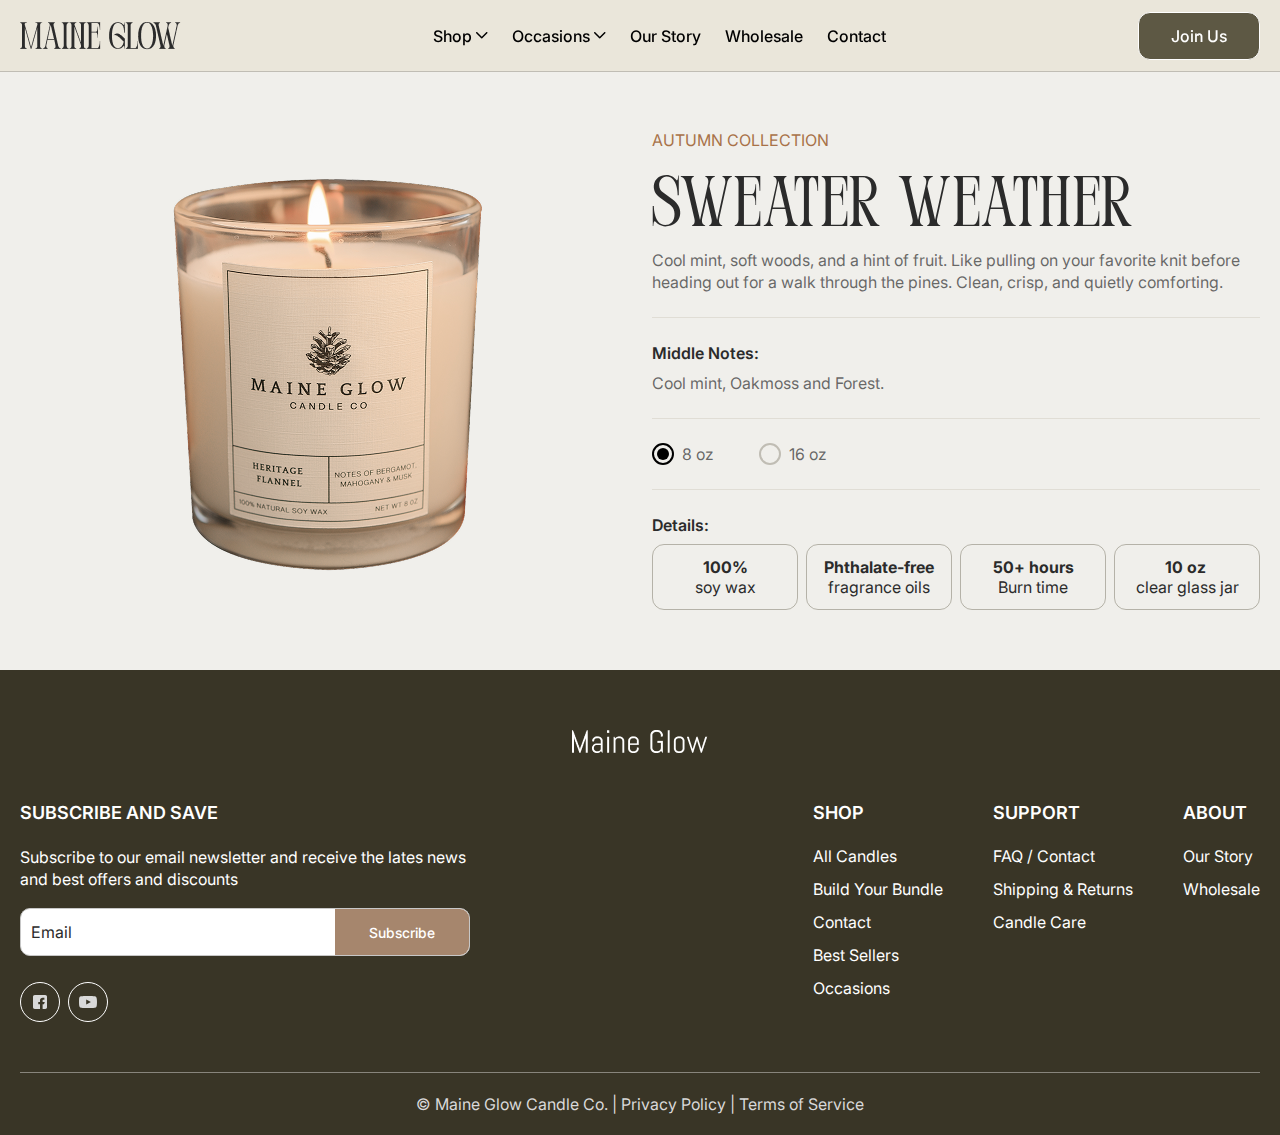
<file: product.html>
<!DOCTYPE html>
<html lang="en">

<head>
	<meta charset="UTF-8">
	<meta name="viewport" content="width=device-width, initial-scale=1.0">
	<title>Product</title>
	<!-- link css start -->
	<link rel="stylesheet" href="./assets/css/swiper-bundle.min.css">
	<link rel="stylesheet" href="./assets/css/product-details-section.css">
	<link rel="stylesheet" href="./assets/css/main.css">
	<!-- link css end -->
</head>

<body>
	<header>
		<!-- navbar section start -->
		<nav class="navbar">
			<div class="navbar-wrapper">
				<div class="navbar-brand-with-menu-btn">
					<div class="mobile-menu-btn">
						<div class="ham-menu">
							<span></span>
							<span></span>
							<span></span>
						</div>
					</div>
					<div class="navbar-brand">
						<a href="index.html" class="navbar-logo">
							<img src="./assets/images/logo.png" alt="logo.png">
						</a>
					</div>
				</div>
				<div class="nav-link-wrapper">
					<span class="mobile-menu-close-window-btn"></span>
					<div class="nav-link-wrapper-inner">
						<div class="mobile-side-bar-top">
							<div class="mobile-menu-btn">
								<div class="ham-menu">
									<span></span>
									<span></span>
									<span></span>
								</div>
							</div>
							<a href="index.html" class="navbar-logo">
								<img src="./assets/images/logo.png" alt="logo.png">
							</a>
						</div>
						<div class="mobile-sidebar-content-wrap">
							<ul class="nav-links">
								<li class="nav-link">
									<div class="dropdown-wrapper">
										<span class="nav-link-text dropdown-btn1">Shop
											<span class="icon">
												<svg width="12" height="7" viewBox="0 0 12 7" fill="none" xmlns="http://www.w3.org/2000/svg">
													<path
														d="M11.2826 1.28318L6.28255 6.28318C6.21287 6.3531 6.13008 6.40857 6.03892 6.44643C5.94775 6.48428 5.85001 6.50377 5.7513 6.50377C5.65259 6.50377 5.55485 6.48428 5.46369 6.44643C5.37252 6.40857 5.28973 6.3531 5.22005 6.28318L0.220051 1.28318C0.0791548 1.14228 -2.09952e-09 0.951183 0 0.751926C2.09952e-09 0.552669 0.0791548 0.361572 0.220051 0.220676C0.360947 0.0797797 0.552044 0.000625136 0.751301 0.000625133C0.950558 0.000625131 1.14165 0.0797797 1.28255 0.220676L5.75193 4.69005L10.2213 0.220051C10.3622 0.079155 10.5533 0 10.7526 0C10.9518 0 11.1429 0.079155 11.2838 0.220051C11.4247 0.360948 11.5039 0.552044 11.5039 0.751301C11.5039 0.950559 11.4247 1.14165 11.2838 1.28255L11.2826 1.28318Z"
														fill="black" />
												</svg>
											</span>
										</span>
										<div class="sub-menu dropdown-sub-menu dropdown-sub-menu1">
											<ul>
												<li>
													<a href="collections.html">collection</a>
												</li>
												<li>
													<a href="product-details.html">product</a>
												</li>
											</ul>
										</div>
									</div>
								</li>
								<li class="nav-link">
									<div class="dropdown-wrapper">
										<span class="nav-link-text dropdown-btn1">Occasions
											<span class="icon">
												<svg width="12" height="7" viewBox="0 0 12 7" fill="none" xmlns="http://www.w3.org/2000/svg">
													<path
														d="M11.2826 1.28318L6.28255 6.28318C6.21287 6.3531 6.13008 6.40857 6.03892 6.44643C5.94775 6.48428 5.85001 6.50377 5.7513 6.50377C5.65259 6.50377 5.55485 6.48428 5.46369 6.44643C5.37252 6.40857 5.28973 6.3531 5.22005 6.28318L0.220051 1.28318C0.0791548 1.14228 -2.09952e-09 0.951183 0 0.751926C2.09952e-09 0.552669 0.0791548 0.361572 0.220051 0.220676C0.360947 0.0797797 0.552044 0.000625136 0.751301 0.000625133C0.950558 0.000625131 1.14165 0.0797797 1.28255 0.220676L5.75193 4.69005L10.2213 0.220051C10.3622 0.079155 10.5533 0 10.7526 0C10.9518 0 11.1429 0.079155 11.2838 0.220051C11.4247 0.360948 11.5039 0.552044 11.5039 0.751301C11.5039 0.950559 11.4247 1.14165 11.2838 1.28255L11.2826 1.28318Z"
														fill="black" />
												</svg>
											</span>
										</span>
										<div class="sub-menu dropdown-sub-menu dropdown-sub-menu1">
											<ul>
												<li>
													<a href="collections.html">Occasions 1</a>
												</li>
												<li>
													<a href="product-details.html">Occasions 2</a>
												</li>
											</ul>
										</div>
									</div>
								</li>
								<li class="nav-link">
									<a class="nav-link-text" href="about.html">Our Story</a>
								</li>
								<li class="nav-link">
									<a class="nav-link-text" href="#">Wholesale</a>
								</li>
								<li class="nav-link">
									<a class="nav-link-text" href="contact.html">Contact</a>
								</li>
							</ul>
						</div>
						<ul class="nav-icons mabile-nav-icons">
							<li>
								<a href="#"><svg width="14" height="14" viewBox="0 0 14 14" fill="none"
										xmlns="http://www.w3.org/2000/svg">
										<path fill-rule="evenodd" clip-rule="evenodd"
											d="M12.25 0H1.75C0.784875 0 0 0.784875 0 1.75V12.25C0 13.2151 0.784875 14 1.75 14H7V9.1875H5.25V7H7V5.25C7 4.55381 7.27656 3.88613 7.76884 3.39384C8.26113 2.90156 8.92881 2.625 9.625 2.625H11.375V4.8125H10.5C10.017 4.8125 9.625 4.767 9.625 5.25V7H11.8125L10.9375 9.1875H9.625V14H12.25C13.2151 14 14 13.2151 14 12.25V1.75C14 0.784875 13.2151 0 12.25 0Z"
											fill="#D9D9D9" />
									</svg>
								</a>
							</li>
							<li>
								<a href="#">
									<svg width="18" height="12" viewBox="0 0 18 12" fill="none" xmlns="http://www.w3.org/2000/svg">
										<path
											d="M17.55 1.82143C17.325 1.07143 16.7625 0.535714 15.975 0.321429C14.625 1.91586e-07 8.88749 0 8.88749 0C8.88749 0 3.26251 1.91586e-07 1.80001 0.321429C1.01251 0.535714 0.449997 1.07143 0.224997 1.82143C-3.43658e-06 3.21429 0 6 0 6C0 6 3.41982e-06 8.78571 0.337503 10.1786C0.562503 10.9286 1.125 11.4643 1.9125 11.6786C3.2625 12 9 12 9 12C9 12 14.625 12 16.0875 11.6786C16.875 11.4643 17.4375 10.9286 17.6625 10.1786C18 8.78571 18 6 18 6C18 6 18 3.21429 17.55 1.82143ZM7.19999 8.57143V3.42857L11.925 6L7.19999 8.57143Z"
											fill="#D9D9D9" />
									</svg>
								</a>
							</li>
						</ul>
					</div>
				</div>
				<ul class="nav-icons">
					<li><a href="#" class="nav-shop-btn btn primary-btn">Join Us <span></span></a></li>
				</ul>
			</div>
		</nav>
		<!-- navbar section end -->
	</header>

	<main>
		<!-- product-details-section start -->
		<section class="section product-details-section">
			<div class="container">
				<div class="product-details-wrapper">
					<div class="product-details-img">
						<div class="product-details-img-item">
							<img src="./assets/images/product-details-img.png" alt="product-details-img.png">
						</div>
					</div>
					<div class="product-details-content">
						<p class="product-details-subtitle">AUTUMN COLLECTION</p>
						<h1 class="product-details-title">Sweater Weather</h1>
						<p class="product-details-text">Cool mint, soft woods, and a hint of fruit. Like pulling on your favorite
							knit before heading out for a walk through the pines. Clean, crisp, and quietly comforting.</p>
						<div class="product-details-item">
							<p class="product-details-item-title">Middle Notes:</p>
							<div class="product-details-item-content">
								<p class="product-details-item-text">Cool mint, Oakmoss and Forest.</p>
							</div>
						</div>
						<div class="product-varient">
							<div class="product-varient-field-wrap">
								<div class="product-varient-input-field">
									<input class="product-varient-input" type="radio" id="product-size1" name="size" value="8" checked="">
									<label class="product-varient-label" for="product-size1">
										<div class="checkbox-with-label-title">
											<div class="check-box">
												<span class="check-box-color"></span>
											</div>
											<div class="label-content-title">
												<p class="label-content-title-text">8 oz</p>
											</div>
										</div>
									</label>
								</div>
								<div class="product-varient-input-field product-plan">
									<input class="product-varient-input" type="radio" id="product-size2" name="size" value="16">
									<label class="product-varient-label" for="product-size2">
										<div class="checkbox-with-label-title">
											<div class="check-box">
												<span class="check-box-color"></span>
											</div>
											<div class="label-content-title">
												<p class="label-content-title-text">16 oz</p>
											</div>
										</div>
									</label>
								</div>
							</div>
						</div>
						<div class="product-details-item">
							<p class="product-details-item-title">Details:</p>
							<div class="product-details-item-content">
								<div class="product-details-content-items">
									<div class="product-details-content-item">
										<p class="product-details-content-item-title">100%</p>
										<p class="product-details-content-item-text">soy wax</p>
									</div>
									<div class="product-details-content-item">
										<p class="product-details-content-item-title">Phthalate-free</p>
										<p class="product-details-content-item-text">fragrance oils</p>
									</div>
									<div class="product-details-content-item">
										<p class="product-details-content-item-title">50+ hours</p>
										<p class="product-details-content-item-text">Burn time</p>
									</div>
									<div class="product-details-content-item">
										<p class="product-details-content-item-title">10 oz </p>
										<p class="product-details-content-item-text">clear glass jar</p>
									</div>
								</div>
							</div>
						</div>
					</div>
				</div>
			</div>
		</section>
		<!-- product-details-section end -->
	</main>

	<!-- footer section start -->
	<footer class="section footer-section">
		<div class="container">
			<div class="footer-logo">
				<a href="#">
					<img src="./assets/images/footer-logo.png" alt="footer-logo.png">
				</a>
			</div>
			<div class="footer-items">
				<div class="footer-left-items">
					<div class="footer-item">
						<p class="footer-item-title">SUBSCRIBE AND SAVE</p>
						<div class="footer-newsletter-wrap">
							<p class="footer-newsletter-text">Subscribe to our email newsletter and receive the lates news and best
								offers and discounts </p>
							<div class="footer-newsletter-field">
								<input type="email" placeholder="email">
								<button class="footer-newsletter-btn btn">subscribe</button>
							</div>
						</div>
						<ul class="nav-icons footer-icons">
							<li>
								<a href="#">
									<svg width="14" height="14" viewBox="0 0 14 14" fill="none" xmlns="http://www.w3.org/2000/svg">
										<path fill-rule="evenodd" clip-rule="evenodd"
											d="M12.25 0H1.75C0.784875 0 0 0.784875 0 1.75V12.25C0 13.2151 0.784875 14 1.75 14H7V9.1875H5.25V7H7V5.25C7 4.55381 7.27656 3.88613 7.76884 3.39384C8.26113 2.90156 8.92881 2.625 9.625 2.625H11.375V4.8125H10.5C10.017 4.8125 9.625 4.767 9.625 5.25V7H11.8125L10.9375 9.1875H9.625V14H12.25C13.2151 14 14 13.2151 14 12.25V1.75C14 0.784875 13.2151 0 12.25 0Z"
											fill="#D9D9D9" />
									</svg>
								</a>
							</li>
							<li>
								<a href="#">
									<svg width="18" height="12" viewBox="0 0 18 12" fill="none" xmlns="http://www.w3.org/2000/svg">
										<path
											d="M17.55 1.82143C17.325 1.07143 16.7625 0.535714 15.975 0.321429C14.625 1.91586e-07 8.88749 0 8.88749 0C8.88749 0 3.26251 1.91586e-07 1.80001 0.321429C1.01251 0.535714 0.449997 1.07143 0.224997 1.82143C-3.43658e-06 3.21429 0 6 0 6C0 6 3.41982e-06 8.78571 0.337503 10.1786C0.562503 10.9286 1.125 11.4643 1.9125 11.6786C3.2625 12 9 12 9 12C9 12 14.625 12 16.0875 11.6786C16.875 11.4643 17.4375 10.9286 17.6625 10.1786C18 8.78571 18 6 18 6C18 6 18 3.21429 17.55 1.82143ZM7.19999 8.57143V3.42857L11.925 6L7.19999 8.57143Z"
											fill="#D9D9D9" />
									</svg>
								</a>
							</li>
						</ul>
					</div>
				</div>
				<div class="footer-right-items">
					<div class="footer-item">
						<p class="footer-item-title">Shop</p>
						<ul class="footer-list">
							<li><a href="#">All Candles</a></li>
							<li><a href="#">Build Your Bundle</a></li>
							<li><a href="#">contact</a></li>
							<li><a href="#">Best Sellers</a></li>
							<li><a href="#">Occasions</a></li>
						</ul>
					</div>
					<div class="footer-item">
						<p class="footer-item-title">Support</p>
						<ul class="footer-list">
							<li><a href="#">FAQ / Contact</a></li>
							<li><a href="#">Shipping & Returns</a></li>
							<li><a href="#">Candle Care</a></li>
						</ul>
					</div>
					<div class="footer-item">
						<p class="footer-item-title">About</p>
						<ul class="footer-list">
							<li><a href="#">Our Story</a></li>
							<li><a href="#">Wholesale</a></li>
						</ul>
					</div>
				</div>
			</div>
			<div class="copyright-area">
				<div class="copyright-content">
					<p class="copyright-text">&copy; Maine Glow Candle Co. | <a href="#">Privacy Policy</a> | <a href="#">Terms
							of Service</a> </p>
				</div>
			</div>
		</div>
	</footer>
	<!-- footer section end -->

	<!-- js link start-->
	<script src="./assets/js/jquery-3.7.1.min.js"></script>
	<script src="./assets/js/swiper-bundle.min.js"></script>
	<script src="./assets/js/script.js"></script>
	<!-- js link end-->
</body>

</html>
</file>
<file: assets/css/instagram-section.css>
/* instagram-section css start */
.instagram-section .container {
    max-width: 100%;
}

.instagram-heading {
    width: 612px;
    height: 270px;
    position: relative;
    top: 172px;
    margin: -172px 0 0 0;
}

.instagram-heading img {
    object-fit: contain;
}

.instagram-slider-area {
    position: relative;
}

.swiper.instagram-slider .swiper-slide {
    height: 586px;
    width: 100%;
    transition: all ease .5s;
    -webkit-transition: all ease .5s;
    -moz-transition: all ease .5s;
    -ms-transition: all ease .5s;
    -o-transition: all ease .5s;
}

.swiper.instagram-slider .swiper-slide.swiper-slide-active {
    width: 448px !important;
    transition: all ease .5s;
    -webkit-transition: all ease .5s;
    -moz-transition: all ease .5s;
    -ms-transition: all ease .5s;
    -o-transition: all ease .5s;
}

.swiper.instagram-slider .swiper-slide.swiper-slide-active .instagram-item {
    height: 100%;
    transition: all ease .5s;
    -webkit-transition: all ease .5s;
    -moz-transition: all ease .5s;
    -ms-transition: all ease .5s;
    -o-transition: all ease .5s;
    margin-top: 0;
}

.instagram-item {
    display: block;
    position: relative;
    width: 100%;
    height: 315px;
    margin-top: 60%;
}

.instagram-item .overlay {
    position: absolute;
    z-index: 1;
    left: 0;
    top: 0;
    width: 100%;
    height: 100%;
    background-color: rgba(0, 0, 0, 0.5);
    display: flex;
    align-items: center;
    justify-content: center;
    opacity: 0;
    visibility: hidden;
    transform: scale(0);
    -webkit-transform: scale(0);
    -moz-transform: scale(0);
    -ms-transform: scale(0);
    -o-transform: scale(0);
    transition: all ease .7s;
    -webkit-transition: all ease .7s;
    -moz-transition: all ease .7s;
    -ms-transition: all ease .7s;
    -o-transition: all ease .7s;
}

.instagram-item:hover .overlay {
    opacity: 1;
    visibility: visible;
    transform: scale(1);
    -webkit-transform: scale(1);
    -moz-transform: scale(1);
    -ms-transform: scale(1);
    -o-transform: scale(1);
    transition: all ease .3s;
    -webkit-transition: all ease .3s;
    -moz-transition: all ease .3s;
    -ms-transition: all ease .3s;
    -o-transition: all ease .3s;
}

.instagram-item .overlay .icon {
    transform: scale(0);
    -webkit-transform: scale(0);
    -moz-transform: scale(0);
    -ms-transform: scale(0);
    -o-transform: scale(0);
    transition: all ease .3s;
    -webkit-transition: all ease .3s;
    -moz-transition: all ease .3s;
    -ms-transition: all ease .3s;
    -o-transition: all ease .3s;
}

.instagram-item:hover .overlay .icon {
    transform: scale(1);
    -webkit-transform: scale(1);
    -moz-transform: scale(1);
    -ms-transform: scale(1);
    -o-transform: scale(1);
    transition: all ease .7s;
    -webkit-transition: all ease .7s;
    -moz-transition: all ease .7s;
    -ms-transition: all ease .7s;
    -o-transition: all ease .7s;
}

.instagram-item:hover .overlay .icon svg {
    width: 30px;
    height: 30px;
}

.instagram-slider-btn-wrap {
    position: absolute;
    right: 0;
    top: 18%;
    display: flex;
    align-items: center;
    gap: 10px;
}

.instagram-slider-btn-wrap .swiper-button-next,
.instagram-slider-btn-wrap .swiper-pagination {
    position: unset;
    opacity: 1;
    visibility: visible;
}


.instagram-slider-btn-wrap .swiper-button-prev {
    position: unset;
    opacity: 0;
    visibility: hidden;
}

.instagram-slider-btn-wrap .swiper-button-next,
.instagram-slider-btn-wrap .swiper-button-prev {
    width: auto;
    height: auto;
    border: none;
    background: transparent;
    margin: 0;
}

.instagram-slider-btn-wrap .swiper-button-prev::after,
.instagram-slider-btn-wrap .swiper-button-next::after {
    font-size: 16px;
    color: var(--black);
    font-weight: 700;
}

.instagram-slider-btn-wrap .swiper-button-prev:hover,
.instagram-slider-btn-wrap .swiper-button-next:hover {
    color: var(--black);
    background-color: unset;
}

.instagram-slider-btn-wrap .swiper-button-prev:hover::after,
.instagram-slider-btn-wrap .swiper-button-next:hover::after {
    font-size: 16px;
    color: var(--black);
    font-weight: 700;
}

/* instagram-section css end */

@media only screen and (max-width: 1200px) {

    /* instagram-section css start */
    .instagram-heading {
        width: 370px;
        height: 230px;
    }

    .instagram-slider-btn-wrap {
        top: 12%;
    }

    /* instagram-section css end */
}

@media only screen and (max-width: 992px) {

    /* instagram-section css start */
    .instagram-heading {
        top: 0;
        margin: 0 auto;
    }

    .swiper.instagram-slider .swiper-slide.swiper-slide-active {
        width: auto !important;
    }

    .swiper.instagram-slider .swiper-slide {
        height: 400px;
    }

    .swiper.instagram-slider .swiper-slide.swiper-slide-active .instagram-item {
        margin: 0;
    }

    .instagram-item {
        margin: 0;
        height: 100%;
    }

    .instagram-slider-btn-wrap {
        top: -35px;
    }

    /* instagram-section css end */
}

@media only screen and (max-width: 767px) {

    /* instagram-section css start */

    .swiper.instagram-slider .swiper-slide {
        height: 300px;
    }

    /* instagram-section css end */
}

@media only screen and (max-width: 767px) {

    /* instagram-section css start */
    .instagram-heading {
        width: 242px;
        height: 215px;
    }

    /* instagram-section css end */
}
</file>
<file: assets/css/text-with-img-slider-section.css>
/* text-with-img-slider-section css start */
.text-with-img-slider-section {
    background: var(--item-bg3);
}

.text-with-img-slider-wrapper {
    max-width: 1068px;
    margin: 0 auto;
    display: flex;
    align-items: center;
}

.text-with-img-slider-content-area {
    width: 50%;
}

.text-with-img-slider-content {
    max-width: 420px;
    padding: 20px 20px 20px 0;
}

.text-with-img-slider-content-title {
    font-weight: 400;
    font-size: 78px;
    line-height: 64px;
    text-transform: uppercase;
    margin: 0 0 40px 0;
}

.text-with-img-slider-content-btm {
    padding: 22px 0 0 0;
    position: relative;
}

.text-with-img-slider-content-btm::before {
    position: absolute;
    content: "";
    width: 66%;
    height: 1px;
    left: 0;
    top: 0;
    background: #405B4E66;
}

.text-with-img-slider-content-subtitle {
    color: var(--item-bg4);
    font-weight: 500;
    font-size: 18px;
    line-height: 100%;

}

.text-with-img-slider-content-text {
    margin: 13px 0 0 0;
}

.text-with-img-slider-area {
    width: 50%;
    position: relative;
}

.text-with-img-slider-area .swiper-pagination.swiper-pagination-fraction.swiper-pagination-horizontal {
    width: 110px;
    height: 110px;
    background: var(--item-bg6);
    border-radius: 8px;
    bottom: 50%;
    left: -50px;
    transform: translateY(50%);
    z-index: 1;
    display: flex;
    align-items: center;
    justify-content: center;
    gap: 10px;
    color: var(--white);
    font-size: 26px;
    font-weight: 700;
    line-height: 26px;
    font-family: var(--stylish-font1);
}

/* text-with-img-slider-section css end */

@media only screen and (max-width: 767px) {
    .text-with-img-slider-wrapper {
        flex-direction: column-reverse;
        gap: 20px;
    }

    .text-with-img-slider-content-area,
    .text-with-img-slider-area {
        width: 100%;
    }

    .text-with-img-slider-content-btm::before {
        left: 50%;
        transform: translateX(-50%);
    }

    .text-with-img-slider-content {
        max-width: 100%;
        padding: 0;
        text-align: center;
    }

    .text-with-img-slider-content-title {
        font-size: 48px;
        line-height: 1.2;
        margin-bottom: 10px;
    }

    .text-with-img-slider-area .swiper-pagination.swiper-pagination-fraction.swiper-pagination-horizontal {
        width: auto;
        height: auto;
        padding: 10px;
        border-radius: 5px;
        bottom: 10px;
        left: 50%;
        transform: translate(-50%, 0);
        font-size: 18px;
        line-height: 18px;
    }
}

@media only screen and (max-width: 575px) {
    .text-with-img-slider-content-title {
        font-size: 36px;
        line-height: 1.2;
    }

    .text-with-img-slider-content-subtitle {
        font-size: 16px;
    }
}
</file>
<file: assets/css/img-text-card-section.css>
/* img-text-card-section css start */
.img-text-card-wrapper {
    display: grid;
    grid-template-columns: repeat(2, 1fr);
}

.img-text-card-img {
    overflow: hidden;
    border-radius: 24px 0 0 24px;
    margin: 0 -25px 0 0;
}

.img-text-card {
    background: var(--item-bg3);
    overflow: hidden;
    border-radius: 24px;
    padding: 45px 61px;
    text-align: center;
}

.img-text-card-title {
    font-weight: 400;
    font-size: 78px;
    line-height: 82px;
    text-transform: uppercase;
}

.img-text-card-subtitle {
    display: flex;
    align-items: center;
    gap: 30px;
    justify-content: center;
}

.img-text-card-subtitle em {
    font-family: var(--heading-font);
    font-style: normal;
    font-weight: 400;
    font-size: 78px;
    line-height: 82px;
    text-transform: uppercase;
}

.img-text-card-inner-img {
    max-width: 275px;
    margin: 10px auto 24px;
}

.img-text-card-text {
    max-width: 550px;
    margin: 0 auto;
}

.img-text-card-bottom-content .btn {
    margin: 24px 0 0 0;
}

/* img-text-card-section css end */

@media only screen and (max-width: 992px) {
    .img-text-card-wrapper {
        grid-template-columns: 1fr;
    }

    .img-text-card-img {
        border-radius: 24px 24px 0 0;
        margin: 0 0 -25px 0;
    }

    .img-text-card {
        padding: 30px 20px;
    }

    .img-text-card-title,
    .img-text-card-subtitle em {
        font-size: 48px;
        line-height: 52px;
    }

    .img-text-card-inner-img {
        max-width: 200px;
        margin: 10px auto 16px;
    }

    .img-text-card-text {
        max-width: 100%;
    }
}

@media only screen and (max-width: 767px) {

    .img-text-card-title,
    .img-text-card-subtitle em {
        font-size: 40px;
        line-height: 44px;
    }

    .img-text-card-inner-img {
        max-width: 175px;
        margin: 10px auto 14px;
    }
}

@media only screen and (max-width: 575px) {
    .img-text-card-img {
        border-radius: 12px 12px 0 0;
    }

    .img-text-card {
        border-radius: 12px;
    }

    .img-text-card-title,
    .img-text-card-subtitle em {
        font-size: 32px;
        line-height: 36px;
    }

    .img-text-card-inner-img {
        max-width: 150px;
        margin: 10px auto 12px;
    }
}
</file>
<file: assets/css/heading-section.css>
/* heading-section css start */
.heading-content {
    max-width: 1165px;
    margin: 0 auto;
    text-align: center;
}

.heading-content-title {
    font-weight: 400;
    font-size: 86px;
    line-height: 100%;
    text-transform: uppercase;
}

.heading-content-subtitle {
    font-family: var(--stylish-font2);
    color: var(--item-bg4);
    font-weight: 500;
    font-size: 62px;
    line-height: 100%;
}

/* heading-section css end */

@media only screen and (max-width:767px) {

    /* heading-section css start */
    .heading-content-title {
        font-size: 60px;
    }

    .heading-content-subtitle {
        font-size: 46px;
    }

    /* heading-section css end */
}

@media only screen and (max-width:767px) {

    /* heading-section css start */
    .heading-content-title {
        font-size: 36px;
    }

    .heading-content-subtitle {
        font-size: 30px;
    }

    /* heading-section css end */
}
</file>
<file: assets/css/img-slider-section.css>
/* img-slider-section css start */
.img-slider-section {
    background: var(--section-bg);
}

.img-slider-wrapper {
    display: flex;
}

.img-slider-content-area {
    width: 56%;
    display: flex;
    align-items: center;
    justify-content: center;
}

.img-slider-content {
    max-width: 594px;
    text-align: center;
    padding: 20px;
}

.img-slider-content-sub-title {
    margin: 0 0 24px 0;
    color: var(--item-bg);
}

.img-slider-content-title {
    color: var(--item-bg);
    font-weight: 400;
    font-size: 78px;
    line-height: 82px;
    text-transform: uppercase;
}

.img-slider-content-text {
    color: var(--text-muted);
    max-width: 458px;
    margin: 5px auto 0;
}

.img-slider-content .btn {
    margin: 24px 0 0 0;
}

.img-slider-content .btn:hover {
    border-color: var(--white);
}

.img-slider-area {
    width: 44%;
    background: var(--item-bg5);
    padding: 0 0 0 14px;
    display: grid;
    grid-template-columns: repeat(2, 1fr);
    gap: 14px;
}

.swiper.img-slider {
    width: 100%;
    max-height: 750px;
}

.swiper.img-slider .swiper-wrapper {
    transition-timing-function: linear !important;
    -webkit-transition-timing-function: linear !important;
    -moz-transition-timing-function: linear !important;
    -o-transition-timing-function: linear !important;
}

.swiper.img-slider .swiper-wrapper .swiper-slide {
    max-height: 303px !important;
}

.img-slider-item {
    width: 100%;
    height: 100%;
}

/* img-slider-section css end */

@media only screen and (max-width:992px) {

    /* img-slider-section css start */
    .img-slider-wrapper {
        flex-direction: column-reverse;
    }

    .img-slider-content-area {
        width: 100%;
    }

    .img-slider-area {
        width: 100%;
        grid-template-columns: repeat(1, 1fr);
        padding: 0;
    }

    .swiper.img-slider .swiper-wrapper .swiper-slide {
        max-height: 100% !important;
        /* width: 200px; */
    }

    /* img-slider-section css end */
}


@media only screen and (max-width:767px) {

    /* img-slider-section css start */

    .img-slider-area {
        gap: 10px;
    }

    .img-slider-content-title {
        font-size: 60px;
        line-height: 60px;
    }

    /* img-slider-section css end */
}


@media only screen and (max-width:575px) {

    /* img-slider-section css start */

    .img-slider-area {
        gap: 5px;
    }

    .img-slider-content-sub-title {
        margin: 0 0 12px 0;
    }

    .img-slider-content-title {
        font-size: 30px;
        line-height: 33px;
    }

    .img-slider-content .btn {
        margin: 12px 0 0 0;
    }

    /* img-slider-section css end */
}
</file>
<file: assets/css/text-card-section.css>
/* text-card-section css start */
.text-card-items {
    display: grid;
    grid-template-columns: repeat(2, 1fr);
    gap: 16px;
}

.text-card-item {
    background: var(--item-bg4);
    display: flex;
    align-items: center;
    justify-content: center;
}

.text-card-item-content {
    padding: 84px 20px;
    text-align: center;
}

.text-card-item-subtitle {
    color: var(--item-bg);
    margin: 0 0 20px 0;
}

.text-card-item-title {
    color: var(--item-bg);
    font-weight: 400;
    font-size: 64px;
    line-height: 64px;
    text-transform: uppercase;
}

.text-card-item-text {
    max-width: 558px;
    color: var(--item-bg);
    margin: 5px auto 0;
}

.text-card-item-content .btn {
    margin: 20px 0 0 0;
}

/* text-card-section css end */

@media only screen and (max-width: 767px) {
    .text-card-items {
        grid-template-columns: 1fr;
    }

    .text-card-item-title {
        font-size: 40px;
        line-height: 42px;
    }
}

@media only screen and (max-width: 575px) {
    .text-card-item-content {
        padding: 40px 20px;
    }

    .text-card-item-subtitle {
        margin: 0 0 16px 0;
    }

    .text-card-item-title {
        font-size: 28px;
        line-height: 28px;
        letter-spacing: 2px;
    }

    .text-card-item-content .btn {
        margin: 16px 0 0 0;
    }
}
</file>
<file: assets/css/card.css>
/* product-card css start */
.product-card {
    height: 100%;
    background-color: var(--white);
    position: relative;
}

.card-badge {
    position: absolute;
    top: 10px;
    left: 10px;
    padding: 4px 10px 8px;
    background-color: var(--brand-color);
    color: var(--white);
    font-size: 12px;
    line-height: 1;
    font-family: var(--paragraph-font);
    font-weight: 700;
    z-index: 10;
    border-radius: 3px;
    text-transform: uppercase;
}

.product-card .card-image-wrap {
    margin: 0;
    min-width: 0px;
    border: 0px;
    box-sizing: border-box;
    display: flex;
    height: auto;
    max-width: 100%;
    overflow: hidden;
    padding: 0;
    position: relative;
    width: 100%;
    background-color: var(--card-bg);
}

.product-card .card-image-wrap:before {
    padding-bottom: 112%;
    content: "";
    width: 0;
    height: 0;
}

.product-card .card-image-wrap .card-img {
    overflow: hidden;
    position: absolute;
    width: 100%;
    height: 100%;
    top: 0;
    bottom: 0;
}

.product-card .card-img .main-img {
    transition: ease .5s;
}

.product-card .card-img .main-img img {
    object-fit: cover;
}

.card_hover:hover .card-img .main-img {
    transform: scale(0);
    opacity: 0;
    visibility: hidden;
}

.product-card .card-img .hover-img {
    position: absolute;
    left: 0;
    top: 0;
    right: 0;
    bottom: 0;
    width: 100%;
    height: 100%;
    transform: scale(1.2);
    opacity: 0;
    visibility: hidden;
    transition: ease .5s;
}

.card_hover:hover .card-img .hover-img {
    transform: scale(1);
    opacity: 1;
    visibility: visible;
}

.product-card .card_hover_img {
    object-fit: cover;
}

.product-card .card-content {
    margin: 18px 0 0 0;
    text-align: center;
}

.product-card .card-content .card-title {
    color: var(--heading-text-color);
    font-family: var(--heading-font);
    transition: ease .2s;
    text-transform: uppercase;
    font-weight: 400;
    font-size: 42px;
    line-height: 100%;
    letter-spacing: 1px;
}

.product-card .card-content .card-title:hover {
    text-decoration: underline;
}

.product-card .card-content .card-text {
    margin: 4px 0 0 0;
}

.card-btn {
    margin: 18px 0 0 0;
    display: flex;
}

.card-btn .btn {
    width: 100%;
    font-weight: 400;
    border-radius: 0;
    padding: 13px 10px;
}

/* product-card css end */

@media only screen and (max-width: 1200px) {

    /* product-card css start */
    .product-card .card-content .card-title {
        font-size: 28px;
    }

    /* product-card css end */
}

@media only screen and (max-width: 575px) {

    /* product-card css start */
    .product-card .card-content .card-title {
        font-size: 20px;
    }

    .card-btn {
        margin: 10px 0 0 0;
    }

    .card-btn .btn {
        width: 100%;
        font-weight: 400;
        border-radius: 0;
        padding: 10px 10px;
        font-size: 12px;
    }

    /* product-card css end */
}
</file>
<file: assets/css/product-listing-section.css>
/* product-listing-section css start */
.product-listing-section2 {
    background: var(--brand-color);
}

.product-listing-section .container,
.product-listing-section2 .container {
    max-width: 1312px;
}

.product-listing-section2 .section-heading-wrapper {
    text-align: left;
    max-width: 745px;
    margin: 0 0 42px;
}

.product-listing-section2 .section-heading,
.product-listing-section2 .section-sub-heading {
    color: var(--section-bg3);
}

.product-listing-items {
    display: grid;
    grid-template-columns: repeat(4, 1fr);
    gap: 16px;
}

.product-listing-section2 .product-listing-item .product-card .card-content .card-title,
.product-listing-section2 .product-listing-item .product-card .card-content .card-text {
    color: var(--section-bg3);
}

.product-listing-section2 .product-listing-item .product-card .card-content .primary-btn {
    border-color: var(--border-color7);
}

.product-listing-section2 .product-listing-item .product-card .card-content .btn {
    background: var(--brand-color);
}

/* product-listing-section css end */

@media only screen and (max-width: 992px) {

    /* product-listing-section css start */
    .product-listing-section2 .section-heading-wrapper {
        margin: 0 0 35px;
    }

    .product-listing-items {
        grid-template-columns: repeat(2, 1fr);
    }

    /* product-listing-section css end */
}

@media only screen and (max-width: 767px) {

    /* product-listing-section css start */
    .product-listing-section2 .section-heading-wrapper {
        margin: 0 0 25px;
    }

    /* product-listing-section css end */
}

@media only screen and (max-width: 575px) {

    /* product-listing-section css start */
    .product-listing-section2 .section-heading-wrapper {
        margin: 0 0 20px;
    }

    .product-listing-items {
        row-gap: 24px;
    }

    /* product-listing-section css end */
}
</file>
<file: assets/css/marque-slider.css>
/* marque slider css start */
.marquee-slider {
    --marque_item_gap: 40px;
    display: flex;
    overflow: hidden;
    user-select: none;
    gap: var(--marque_item_gap);
}

.marquee__content {
    flex-shrink: 0;
    display: flex;
    justify-content: space-around;
    align-items: center;
    gap: var(--marque_item_gap);
    min-width: 100%;
    animation: scroll 50s linear infinite;
}

@keyframes scroll {
    from {
        transform: translateX(0);
    }

    to {
        transform: translateX(calc(-100% - var(--marque_item_gap)));
    }
}

.marquee__content>* {
    flex: 0 0 auto;
    text-align: center;
}

.marquee--hover-pause:hover .marquee__content {
    animation-play-state: paused;
}

.marquee-content-item {
    text-align: center;
}

.marquee-content-item .marquee-content-item-text {
    color: var(--paragraph-text-color);
    font-family: var(--heading-font);
    font-size: 14px;
    font-weight: 400;
    line-height: 1;
    text-transform: uppercase;
}

/* marque slider css end */


@media only screen and (max-width: 575px) {

    /* marque slider css start */
    .marquee-slider {
        --marque_item_gap: 20px;
    }

    /* marque slider css end */
}
</file>
<file: assets/css/text-slider-section.css>
/* text-slider-section css start */
.text-slider-section {
    background: var(--brand-color);
    padding: 5px 0 10px;
}

.marquee-content-item-text p {
    font-family: var(--stylish-font1);
    color: var(--item-bg);
    font-weight: 300;
    font-size: 18px;
    line-height: 24px;
    text-transform: lowercase;
}

.marquee-content-item-text p strong {
    color: var(--item-bg3);
    font-size: 20px;
    font-weight: 700;
}

/* text-slider-section css end */

@media only screen and (max-width: 575px) {

    /* text-slider-section css start */
    .marquee-content-item-text p {
        font-size: 16px;
        line-height: 20px;
    }

    .marquee-content-item-text p strong {
        font-size: 18px;
    }

    /* text-slider-section css end */
}
</file>
<file: assets/css/hero-section.css>
/* hero-section css start */
.hero-wrapper {
    display: grid;
    grid-template-columns: repeat(2, 1fr);
}

.hero-content {
    display: flex;
    align-items: center;
    justify-content: center;
}

.hero-content-inner {
    text-align: center;
    max-width: 538px;
    padding: 20px;
}

.hero-sub-heading {
    font-weight: 400;
    font-size: 16px;
    line-height: 100%;
    margin: 0 0 32px 0;
}

.hero-heading {
    font-weight: 400;
    font-size: 86px;
    line-height: 72px;
    text-transform: uppercase;
}

.hero-text {
    margin: 10px 0 0 0;
}

.hero-content-inner .btn {
    margin: 24px 0 0 0;
}

/* hero-section css end */

@media only screen and (max-width: 767px) {

    /* hero-section css start */
    .hero-wrapper {
        grid-template-columns: repeat(1, 1fr);
        position: relative;
    }

    .hero-content {
        position: absolute;
        top: 50%;
        left: 50%;
        transform: translate(-50%, -50%);
        width: 100%;
        height: 100%;
        background: rgb(0 0 0 / 30%);
    }

    .hero-sub-heading,
    .hero-heading,
    .hero-text {
        color: var(--white);
    }

    /* hero-section css end */
}

@media only screen and (max-width: 575px) {

    /* hero-section css start */
    .hero-sub-heading {
        margin: 0 0 20px 0;
    }

    .hero-heading {
        font-size: 36px;
        line-height: 36px;
    }

    .hero-text {
        margin: 8px 0 0 0;
    }

    .hero-content-inner .btn {
        margin: 18px 0 0 0;
    }

    /* hero-section css end */
}
</file>
<file: assets/css/main.css>
/* common css start */
/* import fonts-- */
@font-face {
    font-family: 'Inter';
    src: url('../fonts/Inter_18pt-Light.woff') format('woff');
    font-weight: 300;
}

@font-face {
    font-family: 'Inter';
    src: url('../fonts/Inter_18pt-Regular.woff') format('woff');
    font-weight: 400;
}

@font-face {
    font-family: 'Inter';
    src: url('../fonts/Inter_18pt-Medium.woff') format('woff');
    font-weight: 500;
}

@font-face {
    font-family: 'Inter';
    src: url('../fonts/Inter_18pt-SemiBold.woff') format('woff');
    font-weight: 600;
}

@font-face {
    font-family: 'Inter';
    src: url('../fonts/Inter_18pt-Bold.woff') format('woff');
    font-weight: 700;
}

@font-face {
    font-family: 'Inter';
    src: url('../fonts/Inter_18pt-ExtraBold.woff') format('woff');
    font-weight: 800;
}

@font-face {
    font-family: 'Inter';
    src: url('../fonts/Inter_18pt-Black.woff') format('woff');
    font-weight: 900;
}

@font-face {
    font-family: 'Perandory';
    src: url('../fonts/PerandorySemiCondensed.woff') format('woff');
}

@font-face {
    font-family: 'ivy-presto-display';
    src: url('../fonts/ivy-presto-display.woff') format('woff');
}

@font-face {
    font-family: 'Roundhand';
    src: url('../fonts/Roundhand\ Regular.woff') format('woff');
    font-weight: 400;
}

@font-face {
    font-family: 'Roundhand';
    src: url('../fonts/Roundhand\ Bold.woff') format('woff');
    font-weight: 700;
}


/* colors */
:root {
    /* color */
    --black: #000000;
    --white: #ffffff;

    --heading-text-color: #2B2B2B;
    --paragraph-text-color: #2B2B2B;

    --brand-color: #5D5844;

    --item-bg: #EAE6DB;
    --item-bg2: rgba(234, 230, 219, 0.16);
    --item-bg3: #D6C2AC;
    --item-bg4: #A6866D;
    --item-bg5: #3D392B;
    --item-bg6: #4B4634;
    --item-bg7: #E4DFCF;
    --section-bg: #5D5844;
    --section-bg2: #393526;
    --section-bg3: #eae6db;
    --section-bg4: #F0EFEB;
    --body-color: #eae6db;
    --card-bg: #F8F6F1;
    --border-color: #CFCABE;
    --border-color2: #C0BDB4;
    --border-color3: #C7C7C7;
    --border-color4: rgba(0, 0, 0, 0.18);
    --border-color5: #E0DDD5;
    --border-color6: rgba(93, 88, 68, 0.4);
    --border-color7: #959289;
    --text-muted: #EAE6DBCC;
    --text-muted2: #D9D9D9;
    --text-muted3: rgba(43, 43, 43, 0.7);
    --text-muted4: rgba(52, 52, 52, 0.8);
    --text-mark: #A87248;
    --btn-color: #fff;
    --btn-bg: #5D5844;

    /* font family */
    --heading-font: "Perandory", serif;
    --paragraph-font: "Inter", serif;
    --stylish-font1: "ivy-presto-display", serif;
    --stylish-font2: "Roundhand", serif;
}

* {
    margin: 0;
    padding: 0;
    box-sizing: border-box;
}

html {
    scroll-behavior: smooth;
}

body {
    overflow-x: hidden;
    scroll-behavior: smooth;
    font-family: var(--paragraph-font);
    background: var(--body-color);
    transition: all ease 2s;
    margin: 72px 0 0 0;
    -webkit-transition: all ease 2s;
    -moz-transition: all ease 2s;
    -ms-transition: all ease 2s;
    -o-transition: all ease 2s;
}

body.active {
    overflow: hidden;
    transition: all ease 2s;
    -webkit-transition: all ease 2s;
    -moz-transition: all ease 2s;
    -ms-transition: all ease 2s;
    -o-transition: all ease 2s;
}

ul,
ol {
    list-style: none;
}

a {
    text-decoration: none;
    font-family: var(--paragraph-font);
    transition: ease .3s;
    cursor: pointer;
}

h1,
h2,
h3,
h4,
h5,
h6 {
    margin: 0;
    line-height: 1.2;
    font-family: var(--heading-font);
    color: var(--heading-text-color);
}

p {
    font-size: 16px;
    font-weight: 400;
    color: var(--paragraph-text-color);
    font-family: var(--paragraph-font);
    margin: 0;
    line-height: 22px;
}

.container {
    max-width: 1416px;
    padding: 0 20px;
    margin: 0 auto;
}

.section {
    padding: 60px 0;
}

img {
    width: 100%;
    height: 100%;
    display: block;
    object-fit: cover;
}

/* input css start */
input,
textarea,
select {
    color: var(--paragraph-text-color);
    font-size: 16px;
    font-weight: 400;
    font-family: var(--paragraph-font);
    outline: none;
    border: none;
    background-color: transparent;
    cursor: pointer;
    appearance: none;
    -moz-appearance: textfield;
    -webkit-appearance: none;
    /* Firefox */
}

input::placeholder,
textarea::placeholder,
select::placeholder {
    color: var(--paragraph-text-color);
    text-transform: capitalize;
}

input::-webkit-outer-spin-button,
input::-webkit-inner-spin-button {
    /* display: none; <- Crashes Chrome on hover */
    -webkit-appearance: none;
    margin: 0;
    /* <-- Apparently some margin are still there even though it's hidden */
}

/* input css end */

/* button css start */
button {
    background-color: transparent;
    outline: none;
    cursor: pointer;
    border: none;
    transition: ease .3s;
    color: var(--btn-color);
}

.btn {
    font-size: 16px;
    font-weight: 500;
    padding: 13px 32px;
    transition: ease .3s;
    font-family: var(--paragraph-font);
    text-transform: capitalize;
    text-align: center;
    display: inline-block;
    z-index: 1;
    text-decoration: none;
    cursor: pointer;
    border-radius: 12px;
}

.btn:hover {
    text-decoration: none;
}

.primary-btn {
    color: var(--white);
    position: relative;
    overflow: hidden;
    background-color: var(--btn-bg);
    border: 1px solid var(--btn-bg);
}

.primary-btn span,
.secondary-btn span {
    position: absolute;
    display: block;
    width: 0;
    height: 0;
    border-radius: 50%;
    transition: width 0.4s ease-in-out, height 0.4s ease-in-out;
    transform: translate(-50%, -50%);
    z-index: -1;
}

.primary-btn span {
    background-color: var(--white);
}

.primary-btn:hover {
    color: var(--btn-bg);
}

.primary-btn:hover span,
.secondary-btn:hover span {
    width: 225%;
    height: 562.5px;
}

.primary-btn:active {
    background-color: var(--white);
}

.secondary-btn {
    color: var(--btn-bg);
    position: relative;
    overflow: hidden;
    background-color: var(--white);
    border: 1px solid var(--btn-bg);
}

.secondary-btn span {
    background-color: var(--btn-bg);
}

.secondary-btn:hover {
    color: var(--white);
}

.secondary-btn:active {
    background-color: var(--btn-bg);
}

/* button css end */

/* section heading css start */
.section-heading-wrapper {
    text-align: center;
    max-width: 600px;
    margin: 0 auto 42px;
}

.section-sub-heading {
    margin: 0 0 18px 0;
}

.section-heading {
    color: var(--heading-text-color);
    font-weight: 400;
    font-size: 78px;
    line-height: 82px;
    text-transform: uppercase;
}

.section-heading em {
    font-style: normal;
    color: var(--brand-color);
}

.section-heading-text {
    color: var(--text-muted4);
    padding: 10px 0 0 0;
    max-width: 600px;
    margin: 0 auto;
}

.section-btn {
    display: flex;
    justify-content: center;
    margin: 50px 0 0 0;
}

.section-bg {
    background-color: var(--section-bg);
}

/* section heading css end */

/* swiper pagination and button css start */
.swiper-pagination .swiper-pagination-bullet {
    width: 16px;
    height: 16px;
    background-color: transparent;
    border: 1px solid var(--black);
    position: relative;
    opacity: 1;
}

.swiper-pagination .swiper-pagination-bullet::after {
    position: absolute;
    content: "";
    top: 50%;
    left: 50%;
    transform: translate(-50%, -50%) scale(0);
    width: 9px;
    height: 9px;
    border-radius: 100%;
    background-color: var(--black);
    transition: ease .5s;
}

.swiper-pagination .swiper-pagination-bullet-active.swiper-pagination-bullet::after {
    transform: translate(-50%, -50%) scale(1);
}

.swiper-button-prev,
.swiper-button-next {
    width: 50px;
    height: 50px;
    border: 1px solid var(--brand-color);
    color: var(--btn-bg);
    background-color: var(--btn-color);
    transition: ease .3s;
    border-radius: 50px;
    -webkit-border-radius: 50px;
    -moz-border-radius: 50px;
    -ms-border-radius: 50px;
    -o-border-radius: 50px;
}

.swiper-button-prev:hover,
.swiper-button-next:hover {
    color: var(--btn-color);
    background-color: var(--btn-bg);
}

.swiper-button-prev::after,
.swiper-button-next::after {
    font-size: 20px;
    color: var(--btn-bg);
}

.swiper-button-prev:hover::after,
.swiper-button-next:hover::after {
    color: var(--btn-color);
}

.swiper-button-next {
    right: -100px;
    opacity: 0;
    visibility: hidden;
}

.swiper-button-prev {
    left: -100px;
    opacity: 1;
    visibility: visible;
}

.swiper:hover .swiper-button-prev {
    left: 20px;
    opacity: 1;
    visibility: visible;
}

.swiper:hover .swiper-button-next {
    right: 20px;
    opacity: 1;
    visibility: visible;
}

.swiper-button-next.swiper-button-disabled,
.swiper-button-prev.swiper-button-disabled {
    display: none;
}

/* swiper pagination and button css end */

/* common css end */

/* navbar section css start */
.navbar {
    background: var(--item-bg2);
    position: fixed;
    top: 0;
    left: 0;
    right: 0;
    transition: ease .3s;
    width: 100%;
    z-index: 999;
    height: 72px;
    border-bottom: 1px solid var(--border-color2);
}

.navbar.nav-fixed {
    top: 0;
    background: var(--item-bg);
}

.navbar-wrapper {
    display: flex;
    align-items: center;
    justify-content: space-between;
    gap: 24px;
    height: 100%;
    max-width: 1416px;
    margin: 0 auto;
    padding: 0 20px;
}

.navbar-brand-with-menu-btn {
    display: flex;
    align-items: center;
    gap: 16px;
}

.mobile-menu-btn {
    display: none;
}

.ham-menu {
    height: 20px;
    width: 20px;
    position: relative;
    cursor: pointer;
}

.ham-menu span {
    height: 2px;
    width: 100%;
    background-color: var(--black);
    border-radius: 25px;
    position: absolute;
    left: 50%;
    top: 50%;
    transform: translate(-50%, -50%);
    transition: .3s ease;
}

.ham-menu span:nth-child(1) {
    top: 25%;
}

.ham-menu span:nth-child(3) {
    top: 75%;
}

.ham-menu.active span:nth-child(1) {
    top: 50%;
    transform: translate(-50%, -50%) rotate(45deg);
}

.ham-menu.active span:nth-child(2) {
    opacity: 0;
}

.ham-menu.active span:nth-child(3) {
    top: 50%;
    transform: translate(-50%, -50%) rotate(-45deg);
}

.navbar-logo {
    display: block;
}

.mobile-menu-close-window-btn {
    position: absolute;
    left: 0px;
    top: 0px;
    right: 0px;
    bottom: 0px;
    z-index: 1;
    width: 100dvw;
    height: 100dvh;
    user-select: none;
    cursor: pointer;
    display: none;
}

.mobile-side-bar-top {
    display: none;
}

.nav-links {
    height: 60px;
    display: flex;
    align-items: center;
    justify-content: center;
    gap: 24px;
}

.nav-link {
    position: relative;
    height: 100%;
}

.nav-link-text {
    gap: 4px;
    color: var(--black);
    font-size: 16px;
    font-weight: 500;
    font-family: var(--paragraph-font);
    text-transform: capitalize;
    cursor: pointer;
    text-decoration: none;
    height: 100%;
    text-align: center;
    display: flex;
    align-items: center;
    justify-content: center;
}

.nav-link-text .icon,
.dropdown-nav-link-text .icon {
    display: flex;
}

.nav-link-text .icon i,
.nav-link-text .icon svg,
.dropdown-nav-link-text .icon i,
.dropdown-nav-link-text .icon svg {
    transition: ease .3s;
    -webkit-transition: ease .3s;
    -moz-transition: ease .3s;
    -ms-transition: ease .3s;
    -o-transition: ease .3s;
}

.nav-link-text:hover .icon i,
.nav-link-text:hover .icon svg,
.dropdown-nav-link-text:hover .icon i,
.dropdown-nav-link-text:hover .icon svg {
    transform: rotate(-180deg);
}

.nav-link::after {
    content: "";
    position: absolute;
    right: 0px;
    bottom: 10px;
    width: 0;
    height: 2px;
    background-color: var(--black);
    z-index: 1;
    transition: ease .3s;
}

.nav-link:hover::after {
    left: 0px;
    width: 100%;
}

.dropdown-wrapper {
    position: relative;
    display: flex;
    align-items: center;
    justify-content: center;
    height: 100%;
}

.sub-menu {
    position: absolute;
    left: 0;
    top: 130%;
    padding: 20px;
    background: var(--item-bg);
    opacity: 0;
    visibility: hidden;
    transition: ease .3s;
    width: 200px;
    z-index: 2;
    box-shadow: 0px 3px 12px rgb(0 0 0 / 10%);
}

.dropdown-wrapper:hover .sub-menu {
    opacity: 1;
    visibility: visible;
    top: 100%;
}

.sub-menu2 {
    position: absolute;
    left: 0;
    top: 100%;
    padding: 20px;
    background: var(--item-bg);
    opacity: 0;
    visibility: hidden;
    transition: ease .3s;
    width: 200px;
    z-index: 2;
    box-shadow: 0px 3px 12px rgb(0 0 0 / 10%);
}

.dropdown-wrapper2:hover .sub-menu2 {
    opacity: 1;
    visibility: visible;
    top: 0;
}

.sub-menu ul li,
.sub-menu2 ul dropdown-nav-link-text {
    position: relative;
}

.sub-menu ul li::after,
.sub-menu2 ul dropdown-nav-link-text::after {
    content: "";
    position: absolute;
    right: 0px;
    bottom: 15px;
    width: 0;
    height: 2px;
    background-color: var(--black);
    z-index: 1;
    transition: ease .3s;
}

.sub-menu ul li:hover::after,
.sub-menu2 ul dropdown-nav-link-text:hover::after {
    left: 0px;
    width: 100%;
}

.sub-menu ul li:last-child a,
.sub-menu2 ul li:last-child a {
    padding: 0;
}

.sub-menu ul li:last-child::after,
.sub-menu2 ul li:last-child::after {
    bottom: -5px;
}

.sub-menu ul li a,
.dropdown-nav-link-text {
    padding: 0 0 20px 0;
    display: block;
    color: var(--black);
    font-size: 16px;
    font-weight: 500;
    font-family: var(--paragraph-font);
    text-transform: capitalize;
    cursor: pointer;
}

.dropdown-nav-link-text {
    display: flex;
    align-items: center;
    justify-content: space-between;
    gap: 8px;
}

.nav-icons {
    display: flex;
    gap: 16px;
    align-items: center;
}

.nav-icons li a,
.nav-icons li span {
    width: 40px;
    height: 40px;
    display: flex;
    align-items: center;
    justify-content: center;
    border-radius: 50%;
    transition: ease .3s;
    cursor: pointer;
    border: 1px solid var(--white);
}

.nav-icons li a i,
.nav-icons li span i {
    color: var(--paragraph-text-color);
    transition: ease .3s;
    font-size: 18px;
}

.nav-icons li a:hover,
.nav-icons li span:hover {
    background-color: var(--item-bg4);
    border-color: var(--item-bg4);
}

.nav-icons li a.nav-shop-btn {
    width: auto;
    height: auto;
    border-radius: 12px;
}

.nav-icons li a.primary-btn span {
    background: var(--white);
    width: 0;
    height: 0;
    transition: width 0.4s ease-in-out, height 0.4s ease-in-out;
}

.nav-icons li a.primary-btn:hover span {
    width: 225%;
    height: 562.5px;
}

.nav-icons.mabile-nav-icons {
    display: none;
}

/* navbar section css end */

/* footer-section css start */
.section.footer-section {
    padding-bottom: 0;
    background: var(--section-bg2);
}

.footer-logo {
    display: flex;
    align-items: center;
    justify-content: center;
    margin: 0 0 50px 0;
}

.footer-logo a {
    color: var(--white);
}

.footer-items {
    display: flex;
    justify-content: space-between;
    gap: 24px;
    margin: 0 auto 50px;
    max-width: 1310px;
}

.footer-right-items {
    display: flex;
    gap: 50px;
}

.footer-item-title {
    margin: 0 0 24px 0;
    color: var(--white);
    font-weight: 600;
    font-size: 18px;
    line-height: 100%;
    text-transform: uppercase;
}

.footer-newsletter-text {
    color: var(--white);
    max-width: 450px;
}

.footer-list li {
    margin: 0 0 12px 0;
    display: flex;
    align-items: center;
    gap: 8px;
}

.footer-list li:last-child {
    margin: 0;
}

.footer-list li a {
    color: var(--white);
    font-size: 16px;
    font-weight: 400;
    line-height: 21px;
    text-transform: capitalize;
}

.footer-list li a:hover {
    text-decoration: underline;
}

.footer-list li i {
    color: var(--paragraph-text-color);
    font-size: 12px;
}

a.footer-mail {
    text-transform: lowercase !important;
}

.nav-icons.footer-icons {
    margin: 26px 0 0 0;
    flex-wrap: wrap;
    gap: 8px;
}

.footer-newsletter-field {
    margin: 18px 0 0 0;
    height: 48px;
    display: flex;
    align-items: center;
    border: 1px solid var(--border-color3);
    border-radius: 10px;
    overflow: hidden;
    max-width: 450px;
    background: var(--white);
}

.footer-newsletter-field input {
    color: var(--paragraph-text-color);
    height: 100%;
    padding: 0 10px;
    width: calc(100% - 46px);
}

.footer-newsletter-field .footer-newsletter-btn {
    background-color: var(--item-bg4);
    height: 100%;
    padding: 0 34px;
    border-radius: 0;
    font-size: 14px;
}

.copyright-area {
    padding: 20px 0;
    border-top: 1px solid rgba(255, 255, 255, 0.4);
}

.copyright-content {
    display: flex;
    justify-content: center;
    align-items: center;
    gap: 16px;
}

.copyright-text,
.copyright-text a {
    color: var(--text-muted2);
    text-align: center;
}

.copyright-text a:hover {
    text-decoration: underline;
}

/* footer-section css end */

@media only screen and (max-width: 992px) {

    /* common css start */
    body {
        margin: 60px 0 0 0;
    }

    .section-btn {
        margin: 35px 0 0 0;
    }

    .section {
        padding: 60px 0;
    }

    .section-heading-wrapper {
        margin: 0 auto 35px;
    }

    /* common css end */

    /* navbar css start */
    .navbar {
        height: 60px;
    }

    .navbar-logo {
        height: 20px;
    }

    .nav-link-wrapper {
        position: fixed;
        top: 0;
        left: 0;
        right: 0;
        bottom: 0;
        width: 100dvw;
        background-color: rgba(0, 0, 0, 0.3);
        height: 100dvh;
        z-index: 9999;
        transition: 300ms;
        opacity: 0;
        visibility: hidden;
    }

    .nav-link-wrapper.active {
        opacity: 1;
        visibility: visible;
    }

    .nav-link-wrapper-inner {
        position: absolute;
        top: 0;
        left: 0;
        width: 425px;
        background: var(--item-bg);
        height: 100dvh;
        z-index: 2;
        transition: 300ms;
        transform: translateX(-100%);
    }

    .nav-link-wrapper-inner.active {
        transform: translateX(0);
    }

    .mobile-sidebar-content-wrap {
        overflow-y: auto;
        height: calc(100% - 121px);
    }

    .dropdown-wrapper {
        display: block;
    }

    .sub-menu,
    .sub-menu2 {
        position: unset;
        padding: 0 0 0 10px;
        opacity: 1;
        visibility: visible;
        width: 100%;
        transition: none;
        -webkit-transition: none;
        -moz-transition: none;
        -ms-transition: none;
        -o-transition: none;
        box-shadow: none;
    }

    .sub-menu ul li,
    .sub-menu2 ul li {
        padding: 0;
        border-bottom: 1px solid var(--border-color);
    }

    .sub-menu ul li:last-child,
    .sub-menu2 ul li:last-child {
        border-bottom: 0;
    }

    .sub-menu ul li a,
    .dropdown-nav-link-text,
    .sub-menu2 ul li a {
        padding: 15px 0;
    }

    .sub-menu ul li:first-child a,
    .sub-menu2 ul li:first-child a {
        padding-top: 0;
    }

    .sub-menu ul li:last-child a,
    .sub-menu2 ul li:last-child a {
        padding: 15px 0;
    }

    .sub-menu ul li::after,
    .sub-menu2 ul li::after {
        display: none;
    }

    .dropdown-wrapper2::after {
        display: none;
    }

    .nav-link-text:hover .icon i,
    .nav-link-text:hover .icon svg,
    .dropdown-nav-link-text:hover .icon i,
    .dropdown-nav-link-text:hover .icon svg {
        transform: unset;
    }

    .dropdown-btn1.active .icon i,
    .dropdown-btn1.active .icon svg,
    .dropdown-btn2.active .icon i,
    .dropdown-btn2.active .icon svg {
        transform: rotate(-180deg);
        -webkit-transform: rotate(-180deg);
        -moz-transform: rotate(-180deg);
        -ms-transform: rotate(-180deg);
        -o-transform: rotate(-180deg);
    }

    .mobile-menu-close-window-btn {
        display: block;
    }

    .mobile-side-bar-top {
        display: flex;
        height: 60px;
        justify-content: space-between;
        align-items: center;
        padding: 0 20px;
        border-bottom: 1px solid var(--border-color);
    }

    .mobile-menu-btn {
        display: block;
    }

    .nav-links {
        display: flex;
        gap: 0;
        flex-direction: column;
        padding: 0 20px 20px 20px;
        width: 100%;
        height: auto;
    }

    .nav-link {
        width: 100%;
        height: auto;
        border-bottom: 1px solid var(--border-color);
    }

    .nav-link-text {
        padding: 15px 0;
        display: flex;
        justify-content: space-between;
        align-items: center;
        width: 100%;
        height: auto;
    }

    .nav-links ul li span .icon {
        padding: 0;
        border: none;
    }

    .nav-link::after {
        display: none;
    }

    .nav-icons.desktop-nav-icons {
        min-width: 137px;
    }

    .nav-icons.desktop-nav-icons ul {
        justify-content: flex-end;
    }

    .nav-icons.mabile-nav-icons {
        display: flex;
        justify-content: center;
        padding: 16px 20px;
        background-color: var(--brand-color);
        position: absolute;
        bottom: 0;
        left: 0;
        right: 0;
        width: 100%;
        z-index: 1;
    }

    .nav-icons.mabile-nav-icons li a i {
        color: var(--white);
    }

    .nav-icons {
        gap: 10px;
        margin-left: 0;
    }

    .nav-icons li a.nav-shop-btn {
        padding: 8px 16px;
        border-radius: 6px;
    }

    /* navbar css end */

    /* footer-section css start */
    .footer-items {
        gap: 50px;
        flex-direction: column;
    }

    .footer-right-items {
        display: flex;
        gap: 20px;
        justify-content: space-between;
    }

    /* footer-section css end */
}


@media only screen and (max-width:767px) {

    /* common css start */

    .section {
        padding: 50px 0;
    }

    .section-btn {
        margin: 25px 0 0 0;
    }

    .section-heading-wrapper {
        margin: 0 auto 25px;
    }

    .section-heading {
        font-size: 60px;
        line-height: 60px;
    }

    /* common css end */

    /* navbar section css start */
    .nav-icons.desktop-nav-icons {
        min-width: 110px;
    }

    .nav-icons ul {
        gap: 10px;
        justify-content: flex-end;
    }

    .nav-icons ul {
        gap: 10px;
    }

    .nav-icons ul li a,
    .nav-icons ul li span {
        width: 30px;
        height: 30px;
    }

    .nav-icons.desktop-nav-icons ul li:nth-child(2) {
        display: none;
    }

    /* navbar section css end */

    /* footer section css start */

    /* footer section css end */
}

@media only screen and (max-width: 575px) {

    /* common css start */
    p {
        font-size: 14px;
        font-weight: 400;
        line-height: 20px;
    }

    .section {
        padding: 30px 0;
    }

    .btn {
        padding: 10px 24px;
        font-size: 14px;
        border-radius: 8px;
    }

    .section-heading-wrapper {
        margin: 0 auto 20px;
    }

    .section-sub-heading {
        margin: 0 0 12px 0;
    }

    .section-heading {
        font-size: 30px;
        line-height: 32px;
    }

    /* pagination css start */
    .swiper-pagination .swiper-pagination-bullet {
        width: 12px;
        height: 12px;
    }

    .swiper-pagination .swiper-pagination-bullet::after {
        width: 6px;
        height: 6px;
    }

    .swiper-button-prev,
    .swiper-button-next {
        width: 35px;
        height: 35px;
    }

    .swiper-button-prev::after,
    .swiper-button-next::after {
        font-size: 12px;
    }

    /* pagination css end */
    /* common css end */

    /* navbar css start */
    .nav-link-wrapper-inner {
        width: 100%;
    }

    .mobile-side-bar-top {
        height: 60px;
    }

    .nav-icons li span.cart-sidebar-open-btn {
        width: auto;
        height: auto;
    }

    /* navbar css start */

    /* footer section css start */
    .footer-logo {
        margin: 0 0 30px 0;
    }

    .footer-items {
        gap: 30px;
    }

    .footer-item-title {
        margin: 0 0 16px 0;
        font-size: 16px;
    }

    .footer-newsletter-field {
        margin: 16px 0 0 0;
        height: 40px;
        border-radius: 8px;
    }

    .nav-icons.footer-icons {
        margin: 16px 0 0 0;
    }

    .footer-right-items {
        gap: 16px;
        flex-wrap: wrap;
        row-gap: 24px;
    }

    .footer-list li {
        margin: 0 0 10px 0;
    }

    .footer-list li a {
        font-size: 14px;
        line-height: 20px;
    }


    /* footer section css end */
}
</file>
<file: assets/css/text-circle-section.css>
/* text-circle-section css start */
.text-circle-wrapper {
    display: flex;
    justify-content: space-between;
    align-items: center;
    gap: 24px;
}

.text-circle-animation-area {
    position: relative;
}

.text-circle-animation-img {
    width: 246px;
    -webkit-animation: rotating 20s linear infinite;
    -moz-animation: rotating 20s linear infinite;
    -ms-animation: rotating 20s linear infinite;
    -o-animation: rotating 20s linear infinite;
    animation: rotating 20s linear infinite;
}

@keyframes rotating {
    from {
        -ms-transform: rotate(0deg);
        -moz-transform: rotate(0deg);
        -webkit-transform: rotate(0deg);
        -o-transform: rotate(0deg);
        transform: rotate(0deg);
    }

    to {
        -ms-transform: rotate(360deg);
        -moz-transform: rotate(360deg);
        -webkit-transform: rotate(360deg);
        -o-transform: rotate(360deg);
        transform: rotate(360deg);
    }
}

.text-circle-link {
    max-width: 135px;
    text-align: center;
    position: absolute;
    top: 50%;
    left: 50%;
    z-index: 1;
    transform: translate(-50%, -50%);
    font-family: var(--paragraph-font);
    font-weight: 600;
    font-size: 16px;
    line-height: 100%;
    color: var(--paragraph-text-color);
    display: flex;
    align-items: center;
    flex-direction: column;
    gap: 10px;
    transition: all ease .3s;
}

.text-circle-link:hover {
    color: var(--text-mark);
}

.text-circle-link svg path {
    transition: all ease .3s;
}

.text-circle-link:hover svg path {
    stroke: var(--text-mark);
}


.text-circle-content-area {
    max-width: 654px;
    text-align: right;
}

.text-circle-content-title {
    color: var(--brand-color);
    font-weight: 400;
    font-size: 86px;
    line-height: 100%;
    text-transform: uppercase;
}

/* text-circle-section css end */

@media only screen and (max-width: 767px) {

    /* text-circle-section css start */
    .text-circle-wrapper {
        flex-direction: column-reverse;
    }

    .text-circle-content-area {
        max-width: 100%;
        text-align: center;
    }

    .text-circle-content-title {
        font-size: 48px;
    }

    .text-circle-animation-img {
        width: 200px;
    }

    /* text-circle-section css end */
}

@media only screen and (max-width: 575px) {

    /* text-circle-section css start */
    .text-circle-content-title {
        font-size: 30px;
    }

    .text-circle-animation-img {
        width: 150px;
    }

    .text-circle-link {
        max-width: 135px;
        font-size: 13px;
        line-height: 16px;
        gap: 7px;
    }

    .text-circle-link svg {
        width: 14px;
    }

    /* text-circle-section css end */
}
</file>
<file: assets/css/gallery-slider-section.css>
/* gallery-slider-section css start */
.gallery-slider-item .product-card {
    padding: 10px;
    background: var(--card-bg);
}

.gallery-slider-item .product-card .card-image-wrap:before {
    padding-bottom: 122%;
}

.gallery-slider-item .product-card .card-img .main-img img {
    transition: all ease .3s;
}

.gallery-slider-item .product-card:hover .card-img .main-img img {
    transform: scale(1.1);
}

.gallery-slider-item .product-card .card-content {
    padding: 16px 0 6px 0;
    text-align: center;
    margin: 0;
}

.gallery-slider-item .product-card .card-content .card-title {
    color: var(--paragraph-text-color);
    text-transform: capitalize;
    font-size: 16px;
    font-weight: 400;
    line-height: 21px;
    font-family: var(--paragraph-font);
}

/* gallery-slider-section css end */

@media only screen and (max-width: 575px) {

    /* gallery-slider-section css start */
    .gallery-slider-item .product-card .card-content {
        padding: 10px 0 0 0;
        text-align: center;
        margin: 0;
    }

    .gallery-slider-item .product-card .card-content .card-title {
        font-size: 14px;
        line-height: 20px;
    }

    /* gallery-slider-section css end */
}
</file>
<file: assets/css/img-text-section.css>
/* img-text-section css start */
.img-text-section,
.img-text-section2 {
    background: var(--section-bg3);
}

.img-text-wrapper {
    display: grid;
    grid-template-columns: repeat(2, 1fr);
}

.img-text-section2 .img-text-wrapper {
    gap: 50px;
}

.img-text-content {
    display: flex;
    align-items: center;
    justify-content: center;
}

.img-text-section2 .img-text-content {
    justify-content: flex-start;
}

.img-text-content-inner-wrap {
    display: flex;
    flex-direction: column;
    justify-content: space-between;
    gap: clamp(24px, 9.2vw, 133px);
    padding: 75px 20px;
}

.img-text-section2 .img-text-content-inner-wrap {
    padding: 75px 0;
}


.img-text-content-inner {
    max-width: 503px;
}

.img-text-section2 .img-text-content-inner {
    max-width: 551px;
}

.img-text-content-subtitle {
    margin: 0 0 18px 0;
    color: var(--brand-color);
}

.img-text-content-title {
    font-weight: 400;
    font-size: 72px;
    line-height: 72px;
    text-transform: uppercase;
}

.img-text-section2 .img-text-content-title {
    color: var(--brand-color);
}

.img-text-content-text {
    color: var(--text-muted3);
    margin: 0 0 20px 0;
}

.img-text-content-text:last-child {
    margin: 0;
}

.img-text-content-img-wrap {
    display: grid;
    grid-template-columns: repeat(3, 1fr);
    gap: 16px;
}

/* img-text-section css end */

@media only screen and (max-width: 992px) {

    /* img-text-section css start */
    .img-text-content-title {
        font-size: 48px;
        line-height: 48px;
    }

    .img-text-content-text {
        margin: 16px 0 0 0;
    }

    .img-text-section2 .img-text-wrapper {
        gap: 24px;
    }

    /* img-text-section css end */
}

@media only screen and (max-width: 767px) {

    /* img-text-section css start */
    .img-text-wrapper {
        grid-template-columns: repeat(1, 1fr);
    }

    .img-text-section2 .img-text-content-inner-wrap {
        padding: 0 20px 50px;
    }

    /* img-text-section css end */
}


@media only screen and (max-width: 575px) {

    /* img-text-section css start */
    .img-text-wrapper {
        grid-template-columns: repeat(1, 1fr);
    }

    .img-text-content-title {
        font-size: 30px;
        line-height: 30px;
    }

    .img-text-content {
        order: 2;
    }

    .img-text-img {
        order: 1;
    }

    .img-text-content-inner-wrap {
        gap: 20px;
        padding: 20px 20px 30px;
    }

    .img-text-content-text {
        margin: 10px 0 0 0;
    }

    .img-text-content-img-wrap {
        gap: 10px;
    }

    .img-text-section2 .img-text-wrapper {
        gap: 20px;
    }

    .img-text-section2 .img-text-content-inner-wrap {
        padding: 0 20px 30px;
    }

    /* img-text-section css end */
}
</file>
<file: assets/css/common-banner-section.css>
/* common-banner section css start */
.common-banner {
    background-position: center;
    background-repeat: no-repeat;
    background-size: cover;
    margin: 72px 0 0 0;
    background-color: rgba(0, 0, 0, 0.4);
    background-blend-mode: color;
}

.about-page-banner {
    background-image: url('../images/about-page-banner.jpg');
}

.contact-page-banner {
    background-image: url('../images/contact-banner.jpg');
}

.common-banner-content {
    padding: 50px 0;
    min-height: 464px;
    display: flex;
    align-items: center;
    justify-content: center;
}

.common-banner-content .section-heading-wrapper {
    margin: 0;
    text-align: center;
    max-width: 100%;
}

.common-banner-content .section-heading {
    color: var(--white);
    letter-spacing: 5px;
}

/* common-banner section css end */
@media only screen and (max-width: 992px) {

    /* common-banner css start */
    .common-banner {
        margin: 60px 0 0 0;
    }

    /* common-banner css end */
}

@media only screen and (max-width: 767px) {

    /* common-banner css start */
    .common-banner-content {
        min-height: 300px;
    }

    /* common-banner css end */
}

@media only screen and (max-width: 575px) {

    /* common-banner css start */
    .common-banner-content {
        min-height: 200px;
    }

    .common-banner-content {
        padding: 30px 0;
    }

    /* common-banner css end */
}
</file>
<file: assets/css/collection-section.css>
/* colection-section css start */
.collection-top {
    display: flex;
    align-items: center;
    justify-content: space-between;
    gap: 20px;
    padding: 16px;
    border-top: 1px solid var(--border-color2);
    border-bottom: 1px solid var(--border-color4);
}

/* breadcrumb css start */
.breadcrumb {
    display: flex;
    align-items: center;
    gap: 10px;
}

.breadcrumb li {
    display: flex;
    align-items: center;
    gap: 10px;
}

.breadcrumb li a,
.breadcrumb li span {
    color: var(--brand-color);
    font-size: 16px;
    font-weight: 400;
    line-height: 1;
    transition: all ease .3s;
    -webkit-transition: all ease .3s;
    -moz-transition: all ease .3s;
    -ms-transition: all ease .3s;
    -o-transition: all ease .3s;
}

.breadcrumb-icon {
    display: flex;
}

.breadcrumb li .breadcrumb-icon svg path {
    fill: var(--brand-color);
}

.breadcrumb li.active a,
.breadcrumb li.active span {
    font-weight: 500;
}

.breadcrumb li.active .breadcrumb-icon svg path {
    fill: var(--paragraph-text-color);
}

/* breadcrumb css end */

.collection-top-right {
    display: flex;
    align-items: center;
    gap: 40px;
}

.filter-btn {
    display: flex;
    align-items: center;
    gap: 8px;
    color: var(--paragraph-text-color);
    font-size: 16px;
    font-weight: 500;
    font-family: var(--paragraph-font);
}

.filter-select-field {
    position: relative;
}

.filter-select-field select {
    font-size: 16px;
    font-weight: 500;
    font-family: var(--paragraph-font);
    padding: 0 20px 0 5px;
    line-height: 20px;
}

.filter-select-field-icon {
    position: absolute;
    top: 50%;
    right: 0;
    transform: translateY(-50%);
    z-index: -1;
}

.collection-items {
    display: grid;
    grid-template-columns: repeat(6, 1fr);
}

.collection-item {
    grid-column: span 3;
}

.collection-item.small-item {
    grid-column: span 2;
}

.collection-item.long-item {
    grid-column: span 3;
    grid-row: span 2;
}

.collection-card {
    background: var(--item-bg7);
    padding: 32px 32px 83px 32px;
    display: block;
    overflow: hidden;
    border-left: 1px solid var(--border-color2);
    border-bottom: 1px solid var(--border-color2);
}

.collection-card-content {
    margin: 0 0 14px 0;
}

.collection-card-subtitle {
    color: var(--brand-color);
    font-size: 14px;
    line-height: 100%;
    margin: 0 0 6px 0;
}

.collection-card-title {
    text-transform: uppercase;
    transition: all ease .3s;
}

.collection-card:hover .collection-card-title {
    text-decoration: underline;
}

.collection-card-price {
    margin: 6px 0 0 0;
    text-transform: uppercase;
}

.collection-card-img {
    display: flex;
    align-items: center;
    justify-content: center;
}

.collection-card-img-inner {
    max-width: 205px;
    transition: all ease .3s;
}

.collection-card:hover .collection-card-img-inner {
    transform: scale(1.1);
}

.collection-item-banner {
    background: var(--brand-color);
    width: 100%;
    height: 100%;
}

/* collection filter css start */
.collection-filter {
    position: fixed;
    z-index: 9999;
    height: 100vh;
    top: 0;
    left: -100%;
    width: 100%;
    transition: all ease .3s;
}

.collection-filter.active {
    left: 0;
}

.filter-window-close-btn {
    position: fixed;
    top: 0;
    left: 0;
    bottom: 0;
    right: 0;
    width: 100%;
    height: 100%;
    background-color: rgba(0, 0, 0, 0.3);
    display: block;
    opacity: 0;
    visibility: hidden;
    z-index: 1;
    transition: all ease .3s;
    user-select: none;
}

.collection-filter.active .filter-window-close-btn {
    opacity: 1;
    visibility: visible;
}

.filter-box {
    position: relative;
    background-color: var(--white);
    box-shadow: 0 0 20px 0px rgb(0 0 0 / 10%);
    width: 340px;
    z-index: 2;
    height: 100dvh;
    border-radius: 0;
    padding: 20px;
}

.filter-sidebar-heading {
    padding: 0 10px 20px 10px;
    border-bottom: 1px solid var(--border-color2);
    font-size: 20px;
    font-weight: 500;
    line-height: 100%;
    text-transform: capitalize;
    display: flex;
    align-items: center;
    justify-content: space-between;
}

.filter-close-btn {
    cursor: pointer;
    display: flex;
}

.filter-accordion {
    height: calc(100% - 60px);
    overflow-y: auto;
    scrollbar-width: thin;
    margin: 10px 0 0 0;
}

.filter-accordion-item {
    border-bottom: 1px solid var(--border-color2);
    margin: 0 0 10px 0;
}

.filter-accordion-item .item-title-wrapper {
    display: flex;
    justify-content: space-between;
    align-items: center;
    cursor: pointer;
    padding: 10px 10px;
    background: var(--item-bg4);
    margin: 0 0 10px 0;
}

.filter-accordion-item .item-title-wrapper .item-title {
    text-transform: capitalize;
    font-size: 16px;
    font-weight: 500;
    user-select: none;
    font-family: var(--paragraph-font);
    color: var(--white);
}

.filter-accordion-item .item-title-wrapper .icon {
    display: flex;
    transform: rotate(45deg);
    transition: all ease .3s;
    width: 14px;
}

.filter-accordion-item .item-title-wrapper .icon svg path {
    stroke: var(--white);
}

.filter-accordion-item.active .item-title-wrapper .icon {
    transform: rotate(0deg);
}

.filter-accordion-item-content {
    margin: 0 10px 10px 10px;
}

.filter-options-heading {
    display: flex;
    justify-content: space-between;
    align-items: center;
}

.selection-number,
.reset-btn,
.filter-item-number {
    color: var(--brand-color);
    font-size: 14px;
    font-family: var(--paragraph-font);
    font-weight: 500;
    text-transform: capitalize;
    margin: 0 0 10px 0;
}

.filter-options {
    margin: 0 0 8px 0;
    display: flex;
    justify-content: space-between;
    align-items: center;
}

.filter-options:last-child {
    margin: 0;
}

.filter-option {
    display: block;
}

.filter-option input {
    padding: 0;
    height: initial;
    width: initial;
    margin-bottom: 0;
    display: none;
    cursor: pointer;
}

.filter-option label {
    position: relative;
    cursor: pointer;
    color: var(--black);
    font-size: 14px;
    font-family: var(--paragraph-font);
    font-weight: 500;
    text-transform: capitalize;
    user-select: none;
}

.filter-option label:before {
    content: '';
    -webkit-appearance: none;
    background-color: transparent;
    border: 1px solid var(--border-color);
    padding: 10px;
    display: inline-block;
    position: relative;
    vertical-align: middle;
    cursor: pointer;
    margin-right: 5px;
}

.filter-option input:checked+label:after {
    content: '';
    display: block;
    position: absolute;
    top: 2px;
    left: 8px;
    width: 5px;
    height: 12px;
    border: solid var(--brand-color);
    border-width: 0 2px 2px 0;
    transform: rotate(45deg);
}

.filter-price-range-wrap {
    display: grid;
    grid-template-columns: repeat(2, 1fr);
    gap: 10px;
    align-items: center;
}

.price-range-field input {
    border: 1px solid var(--border-color);
    height: 45px;
    width: 100%;
    padding: 0 10px;
}

/* collection filter css end */
/* colection-section css end */

@media only screen and (max-width: 992px) {

    /* colection-section css start */
    .collection-card {
        padding: 32px 20px 50px 20px;
    }

    .collection-card-img-inner {
        max-width: 130px;
    }

    /* colection-section css end */
}

@media only screen and (max-width: 767px) {

    /* colection-section css start */
    .collection-item.small-item {
        grid-column: span 3;
    }

    /* colection-section css end */
}

@media only screen and (max-width: 575px) {

    /* colection-section css start */
    .collection-top {
        padding: 10px;
    }
    

    .collection-card {
        padding: 30px 20px 30px 20px;
    }

    .collection-card-img-inner {
        max-width: 90px;
    }

    .collection-card-title {
        line-height: 17px;
    }

    .collection-card-price {
        margin: 4px 0 0 0;
    }

    /* breadcrumb css start */
    .breadcrumb {
        gap: 5px;
    }

    .breadcrumb li {
        gap: 5px;
    }

    .breadcrumb li a,
    .breadcrumb li span {
        font-size: 14px;
    }

    .breadcrumb-icon svg {
        width: 7px;
        height: 9px;
    }

    .collection-top-right {
        gap: 16px;
    }

    .filter-btn {
        gap: 5px;
        font-size: 14px;
    }

    .filter-btn svg {
        width: 10px;
    }

    .filter-select-field select {
        font-size: 14px;
        padding: 0 16px 0 5px;
    }

    .filter-select-field-icon svg {
        width: 10px;
    }

    /* breadcrumb css end */

    /* colection-section css end */
}
</file>
<file: assets/css/collection-banner.css>
/* collection-banner section css start */
.collection-banner-content {
    text-align: center;
}

.collection-banner-title {
    font-weight: 400;
    font-size: 52px;
    line-height: 100%;
    text-transform: uppercase;
}

/* collection-banner section css end */

@media only screen and (max-width: 768px) {
    .collection-banner-title {
        font-size: 36px;
    }
}

@media only screen and (max-width: 575px) {
    .collection-banner-title {
        font-size: 28px;
    }
}
</file>
<file: assets/css/faq-section.css>
/* faq-section css start */
.faq-section .container {
    max-width: 1168px;
}

.faq-section .section-sub-heading {
    text-transform: uppercase;
    font-weight: 500;
}

.faq-section .section-heading {
    font-size: 52px;
    line-height: 52px;
}

.faq-section .section-heading-text {
    max-width: 515px;
}

/* faq-accordion css start */
.faq-accordion {
    width: 100%;
    border-top: 1.5px solid var(--brand-color);
}

.faq-accordion-item {
    border-bottom: 1px solid var(--border-color2);
}

.faq-accordion-item .item-title-wrapper {
    display: flex;
    justify-content: space-between;
    align-items: center;
    cursor: pointer;
    gap: 10px;
    padding: 16.5px 0;
}

.faq-accordion-item .item-title-wrapper .item-title {
    text-transform: capitalize;
    font-size: 22px;
    transition: ease .3s;
    font-weight: 400;
    user-select: none;
    line-height: 28px;
}

.faq-accordion-item.active .item-title-wrapper .item-title {
    color: var(--brand-color);
}

.faq-accordion-item .item-title-wrapper .icon {
    display: flex;
}

.faq-accordion-item .item-title-wrapper .icon svg {
    transition: all ease .3s;
}

.faq-accordion-item.active .item-title-wrapper .icon svg {
    transform: rotate(45deg);
}

.faq-accordion-item-content {
    padding: 0 15px 15px 0;
    display: none;
}

.faq-accordion-item-content ul {
    margin-left: 18px;
}

.faq-accordion-item-content ul li {
    list-style-type: disc;
    margin: 0 0 10px 0;
}

.faq-accordion-item-content ul li:last-child {
    margin: 0;
}

.faq-accordion-item-content ul li p,
.faq-accordion-item-content .content p {
    font-size: 14px;
    line-height: 20px;
}

.product-accordion-item-content .content {
    margin: 10px 0 0 0;
}

/* faq-accordion css end */

/* faq-section css end */

@media only screen and (max-width:575px) {

    /* faq-section css start */
    .faq-section .section-heading {
        font-size: 30px;
        line-height: 30px;
    }

    .faq-accordion-item .item-title-wrapper {
        padding: 12px 0;
    }

    .faq-accordion-item .item-title-wrapper .item-title {
        font-size: 16px;
        line-height: 22px;
    }

    .faq-accordion-item .item-title-wrapper .icon svg {
        width: 24px;
        height: 24px;
    }

    /* faq-section css end */
}
</file>
<file: assets/css/contact.css>
.contact-section .container {
    max-width: 926px;
    margin: 0 auto;
}

.contact-section .section-heading-wrapper {
    text-align: left;
    margin: 0 0 22px;
}

.contact-section .section-heading {
    font-size: 52px;
    line-height: 52px;
}

.contact-section .section-heading-text {
    padding: 5px 0 0 0;
}

.contact-form {
    width: 100%;
}

.contact-field-row {
    display: grid;
    grid-template-columns: repeat(2, 1fr);
    column-gap: 20px;
}

.contact-field-col {
    width: 100%;
    margin: 0 0 20px 0;
}

.contact-field-col input,
.contact-field-col textarea {
    width: 100%;
    height: 48px;
    padding: 0 10px;
    border: 1px solid var(--border-color8);
}

.contact-field-col textarea {
    padding: 15px 10px;
    height: 100%;
    resize: none;
}

.contact-field-col input:focus,
.contact-field-col textarea:focus {
    border-color: var(--brand-color);
}

.contact-field-col:hover input,
.contact-field-col:hover textarea {
    border-color: var(--brand-color);
}

.contact-btn {
    display: flex;
}

@media only screen and (max-width: 767px) {

    /* contact section css start */
    .contact-field-row {
        grid-template-columns: repeat(1, 1fr);
    }

    /* contact section css end */
}

@media only screen and (max-width: 575px) {

    /* contact section css start */
    .contact-section .section-heading {
        font-size: 30px;
        line-height: 30px;
    }

    .contact-field-row {
        column-gap: 10px;
    }

    .contact-field-col {
        margin: 0 0 10px 0;
    }

    .contact-field-col input {
        height: 42px;
    }

    /* contact section css end */
}
</file>
<file: assets/css/product-details-section.css>
/* product-details-section css start */
.product-details-section {
    background: var(--section-bg4);
}

.product-details-wrapper {
    display: grid;
    grid-template-columns: repeat(2, 1fr);
    gap: 24px;
    align-items: center;
}

.product-details-img {
    display: flex;
    justify-content: center;
    align-items: center;
}

.product-details-img-item {
    max-width: 348px;
}

.product-details-content {
    max-width: 625px;
}

.product-details-subtitle {
    color: var(--text-mark);
    font-weight: 400;
    font-size: 16px;
    line-height: 100%;
    text-transform: uppercase;
    margin: 0 0 24px 0;
}

.product-details-title {
    font-weight: 400;
    font-size: 72px;
    line-height: 72px;
    letter-spacing: 1.5px;
    text-transform: uppercase;
}

.product-details-text {
    margin: 5px 0 0 0;
    color: var(--text-muted3);
}

.product-details-btn,
.product-varient,
.product-details-item {
    padding: 24px 0 0 0;
    margin: 24px 0 0 0;
    border-top: 1px solid var(--border-color5);
}

.product-details-item-title {
    margin: 0 0 8px 0;
    font-weight: 600;
    text-transform: capitalize;
}

.product-details-item-text {
    color: var(--text-muted3);
}

.product-details-content-items {
    display: grid;
    grid-template-columns: repeat(4, 1fr);
    gap: 8px;
}

.product-details-content-item {
    text-align: center;
    padding: 12px;
    border-radius: 12px;
    border: 1px solid var(--border-color6);
    display: flex;
    align-items: center;
    justify-content: center;
    flex-direction: column;
}

.product-details-content-item-title {
    font-weight: 700;
    line-height: 20px;
}

.product-details-content-item-text {
    line-height: 20px;
}

.product-varient-field-wrap {
    display: flex;
    gap: 45px;
    align-items: center;
}

.product-varient-input-field {
    position: relative;
    cursor: pointer;
}

.product-varient-input {
    position: absolute;
    left: 50%;
    top: 50%;
    transform: translate(-50%, -50%) !important;
    width: 0;
    height: 0;
    opacity: 0;
    visibility: hidden;
    user-select: none;
}

.product-varient-label {
    cursor: pointer;
    display: block;
    user-select: none;
}

.product-varient-label .checkbox-with-label-title {
    display: flex;
    align-items: center;
    gap: 8px;
}

.product-varient-label .check-box {
    width: 22px;
    min-width: 22px;
    height: 22px;
    display: flex;
    align-items: center;
    justify-content: center;
    border: 2px solid var(--border-color2);
    border-radius: 50px;
    -webkit-border-radius: 50px;
    -moz-border-radius: 50px;
    -ms-border-radius: 50px;
    -o-border-radius: 50px;
    transition: all ease .2s;
}

.product-varient-label .check-box .check-box-color {
    width: 12px;
    min-width: 12px;
    height: 12px;
    background: var(--black);
    border-radius: 50px;
    -webkit-border-radius: 50px;
    -moz-border-radius: 50px;
    -ms-border-radius: 50px;
    -o-border-radius: 50px;
    display: block;
    transform: scale(0);
    -webkit-transform: scale(0);
    -moz-transform: scale(0);
    -ms-transform: scale(0);
    -o-transform: scale(0);
    transition: all ease .2s;
}

.product-varient input:checked+label .check-box {
    border-color: var(--black);
}

.product-varient input:checked+label .check-box .check-box-color {
    transform: scale(1);
    -webkit-transform: scale(1);
    -moz-transform: scale(1);
    -ms-transform: scale(1);
    -o-transform: scale(1);
}

.label-content-title-text {
    color: var(--text-muted3);
}

.product-details-btn {
    display: flex;
    align-items: center;
    gap: 10px;
}

.product-details-btn .product-quantity {
    border: 1px solid var(--brand-color);
    display: inline-flex;
    align-items: center;
    max-width: 125px;
    width: 100%;
    height: 48px;
}

.product-details-btn .btn {
    border-radius: 0;
    width: 100%;
    padding: 13px 10px;
}

.product-details-btn .product-quantity .quantity-decrease,
.product-details-btn .product-quantity .quantity-increase {
    margin: 0;
    cursor: pointer;
    color: var(--black);
    height: 100%;
    padding: 0 17.5px;
    transition: ease .3s;
    font-size: 16px;
    font-weight: 400;
    line-height: 1;
}

.product-details-btn .product-quantity .quantity-decrease:hover,
.product-details-btn .product-quantity .quantity-increase:hover {
    background: var(--brand-color);
    color: var(--white);
}

.product-details-btn .product-quantity .quantity-total {
    text-align: center;
    font-weight: 700;
    width: 100%;
    height: 100%;
    color: var(--black);
}

/* product-details-section css end */

@media only screen and (max-width:992px) {

    /* product-details-section css stat */
    .product-details-title {
        font-size: 48px;
        line-height: 48px;
    }

    .product-details-subtitle {
        margin: 0 0 20px 0;
    }

    .product-details-btn,
    .product-varient,
    .product-details-item {
        padding: 20px 0 0 0;
        margin: 20px 0 0 0;
    }

    .product-details-content-items {
        grid-template-columns: repeat(2, 1fr);
    }

    /* product-details-section css end */
}

@media only screen and (max-width: 767px) {

    /* product-details-section css stat */
    .product-details-wrapper {
        grid-template-columns: repeat(1, 1fr);
    }

    .product-details-content {
        max-width: 100%;
    }

    .product-details-content-items {
        grid-template-columns: repeat(4, 1fr);
    }

    /* product-details-section css end */
}

@media only screen and (max-width: 575px) {

    /* product-details-section css stat */
    .product-details-title {
        font-size: 30px;
        line-height: 30px;
    }

    .product-details-subtitle {
        margin: 0 0 16px 0;
    }

    .product-details-content-items {
        grid-template-columns: repeat(2, 1fr);
    }

    .product-details-content-item {
        border-radius: 8px;
    }

    .product-details-btn,
    .product-varient,
    .product-details-item {
        padding: 16px 0 0 0;
        margin: 16px 0 0 0;
    }

    .product-details-btn .product-quantity {
        height: 45px;
    }

    .product-details-btn .product-quantity .quantity-decrease,
    .product-details-btn .product-quantity .quantity-increase {
        padding: 0 12px;
    }


    /* product-details-section css end */
}
</file>
